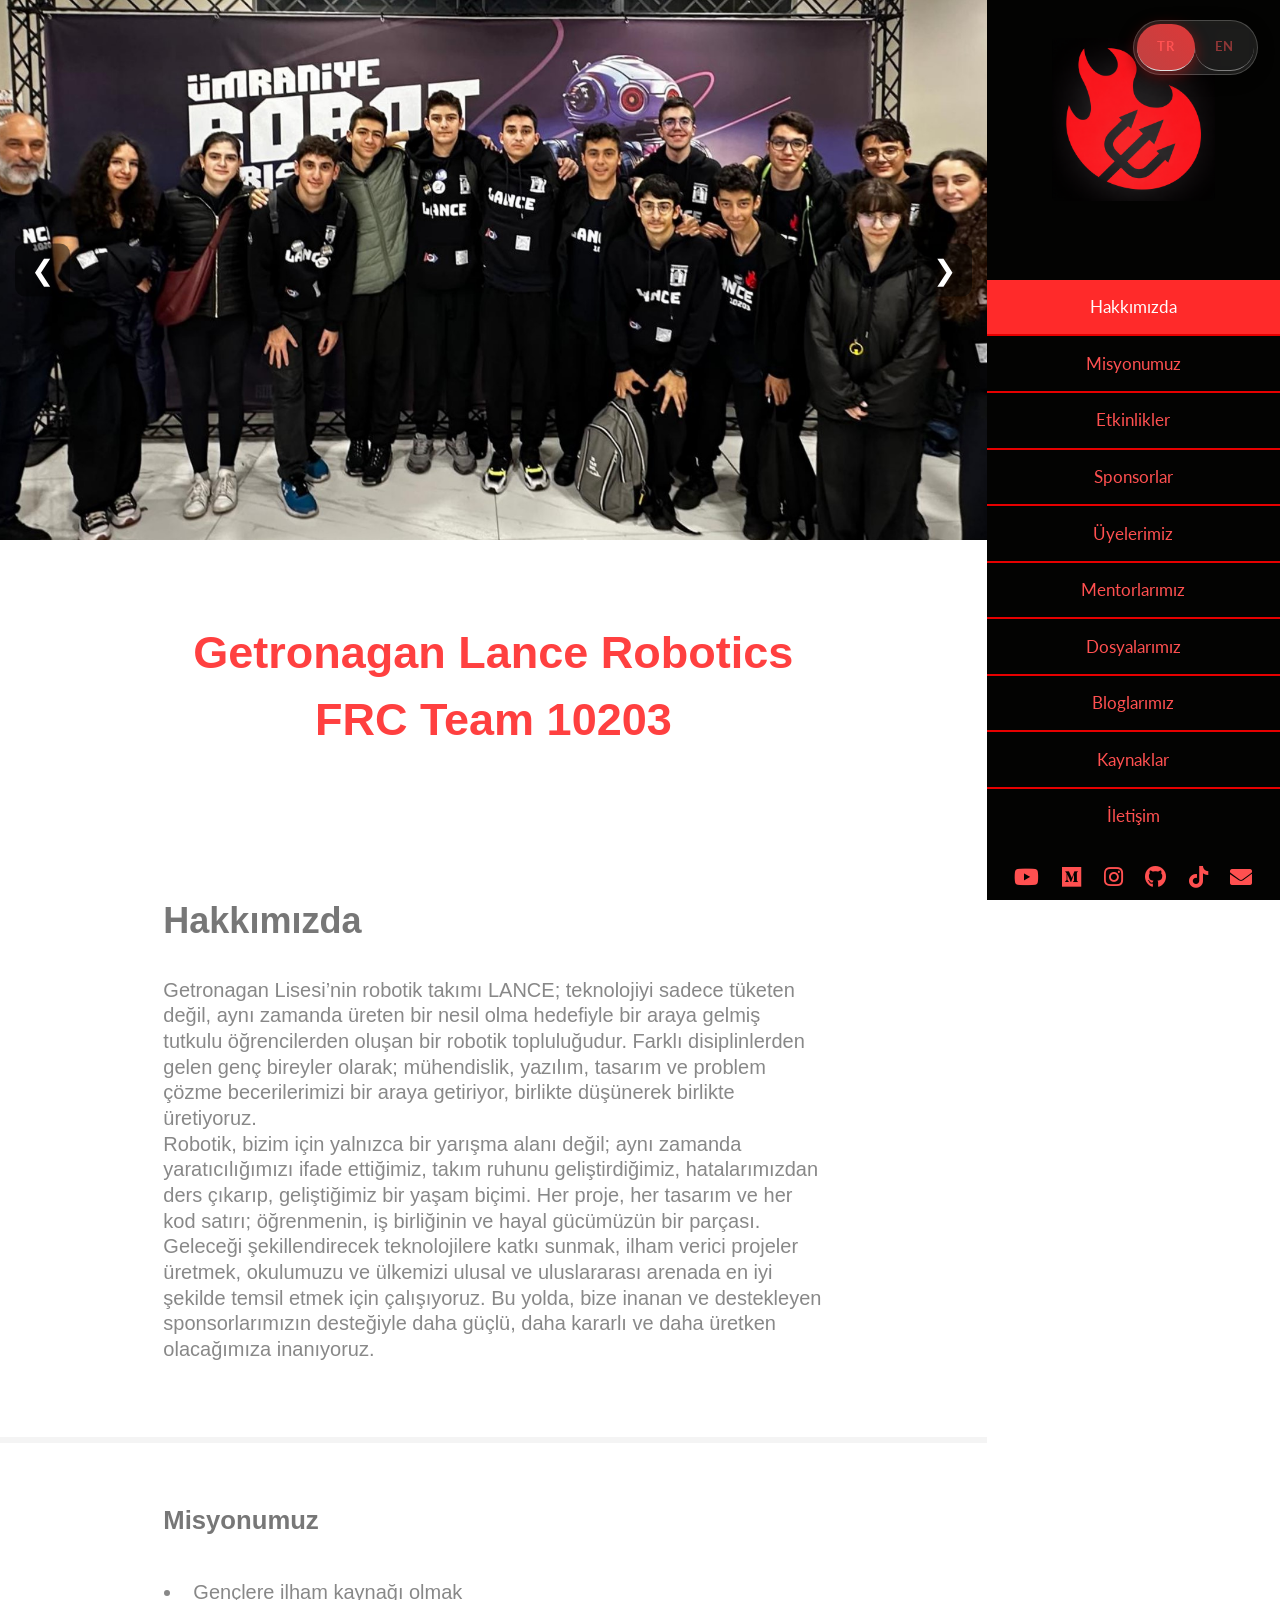
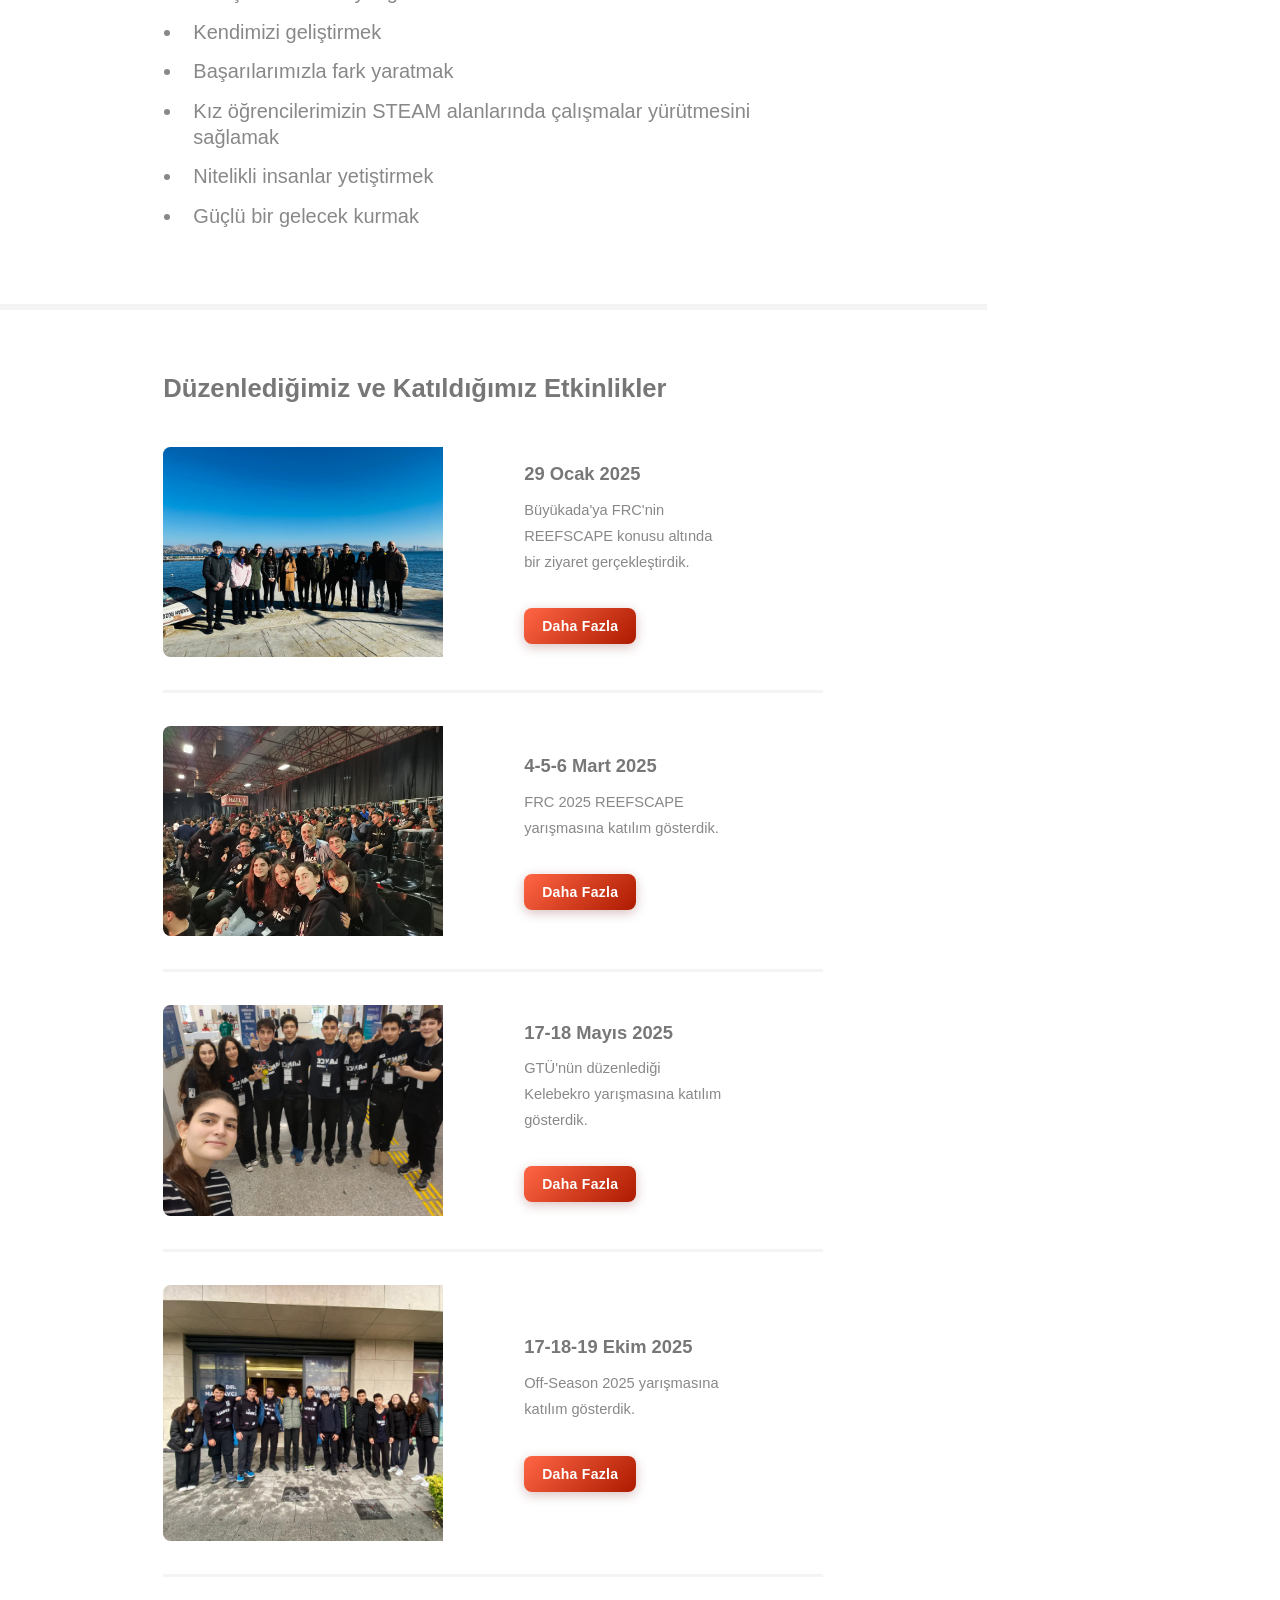
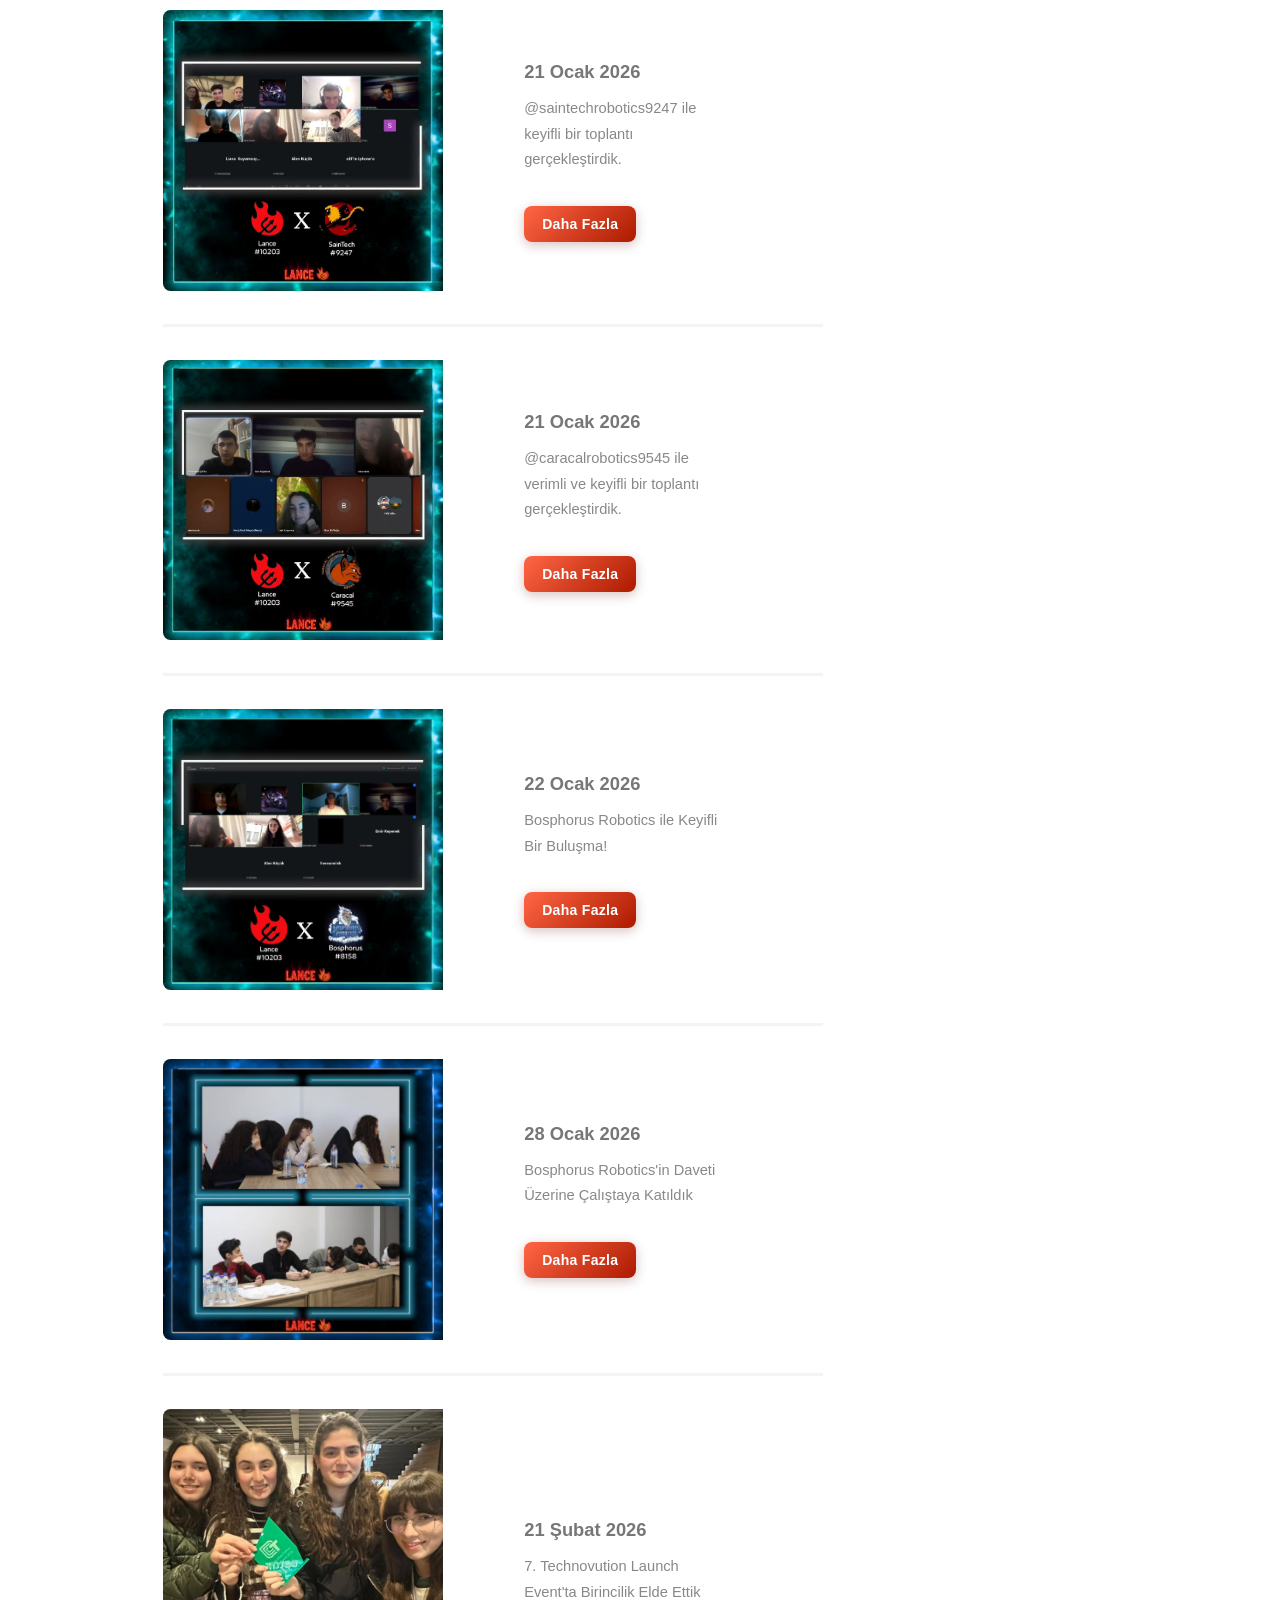
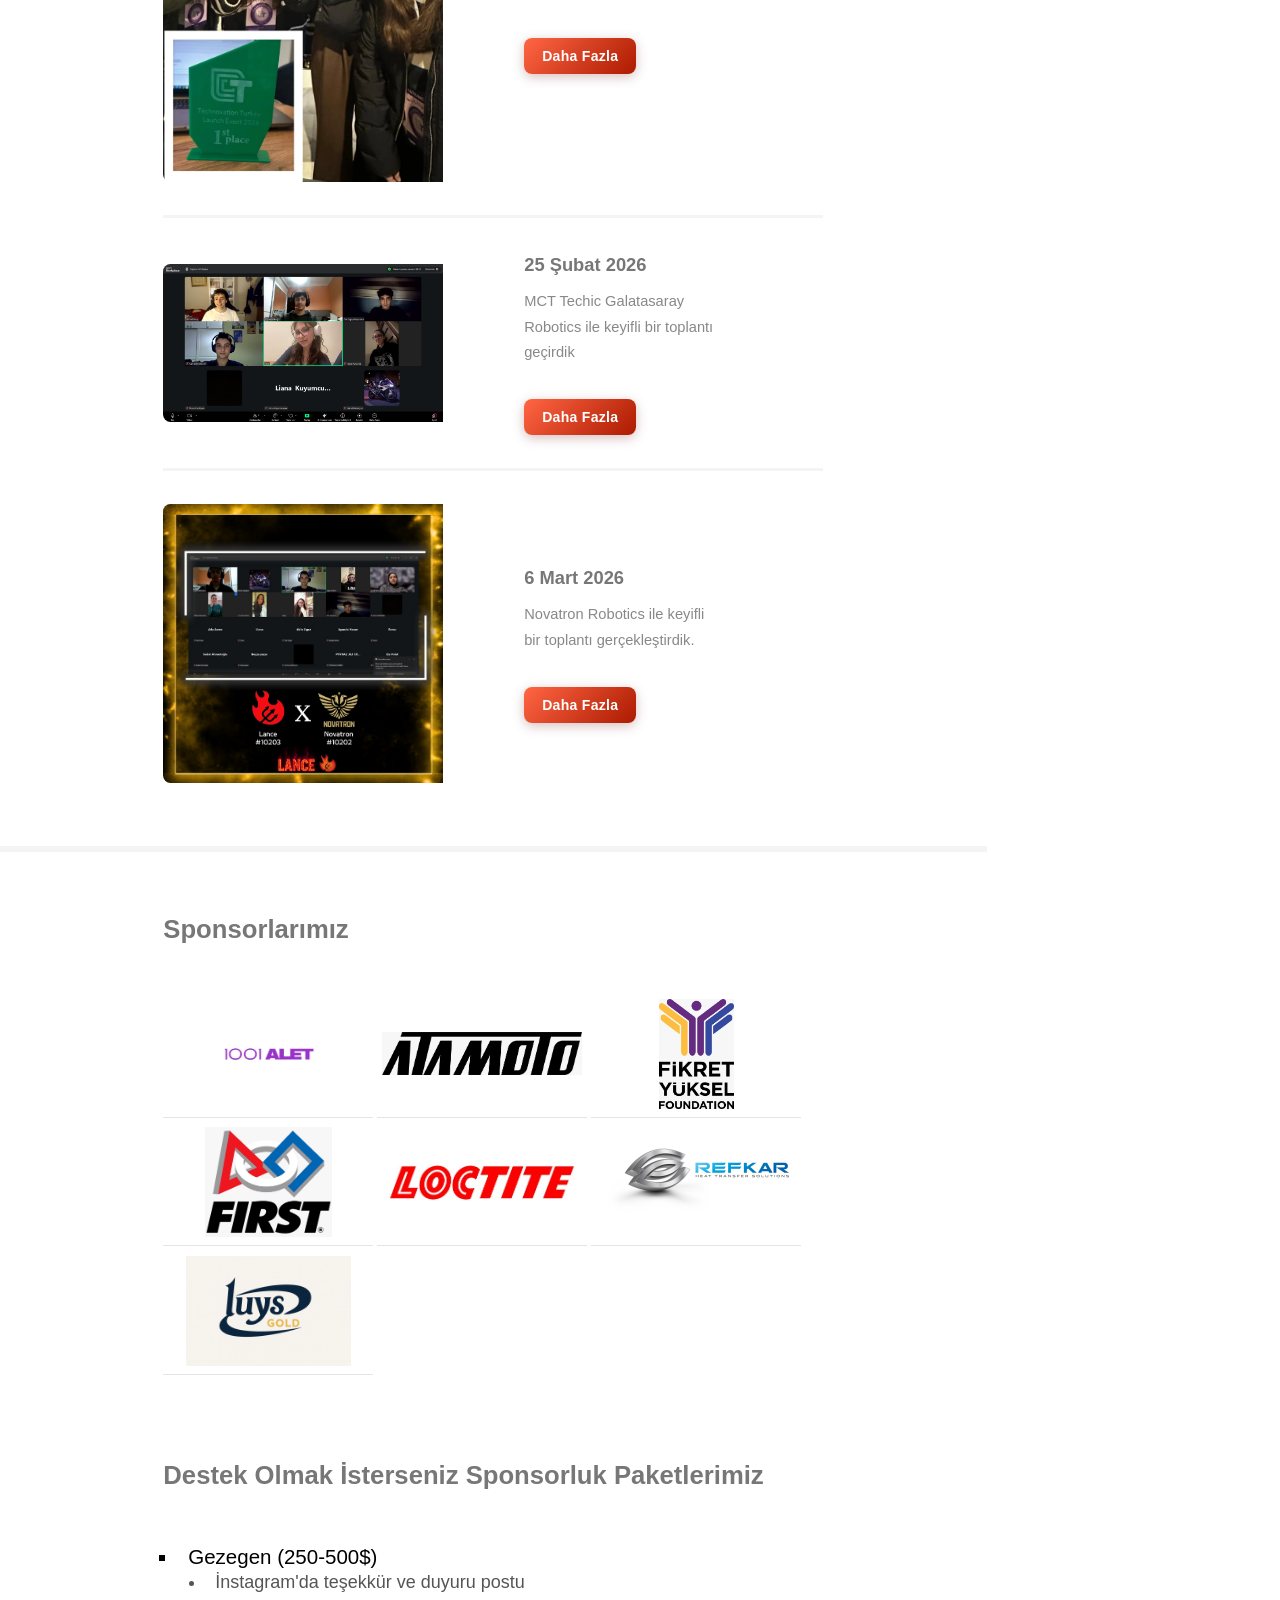
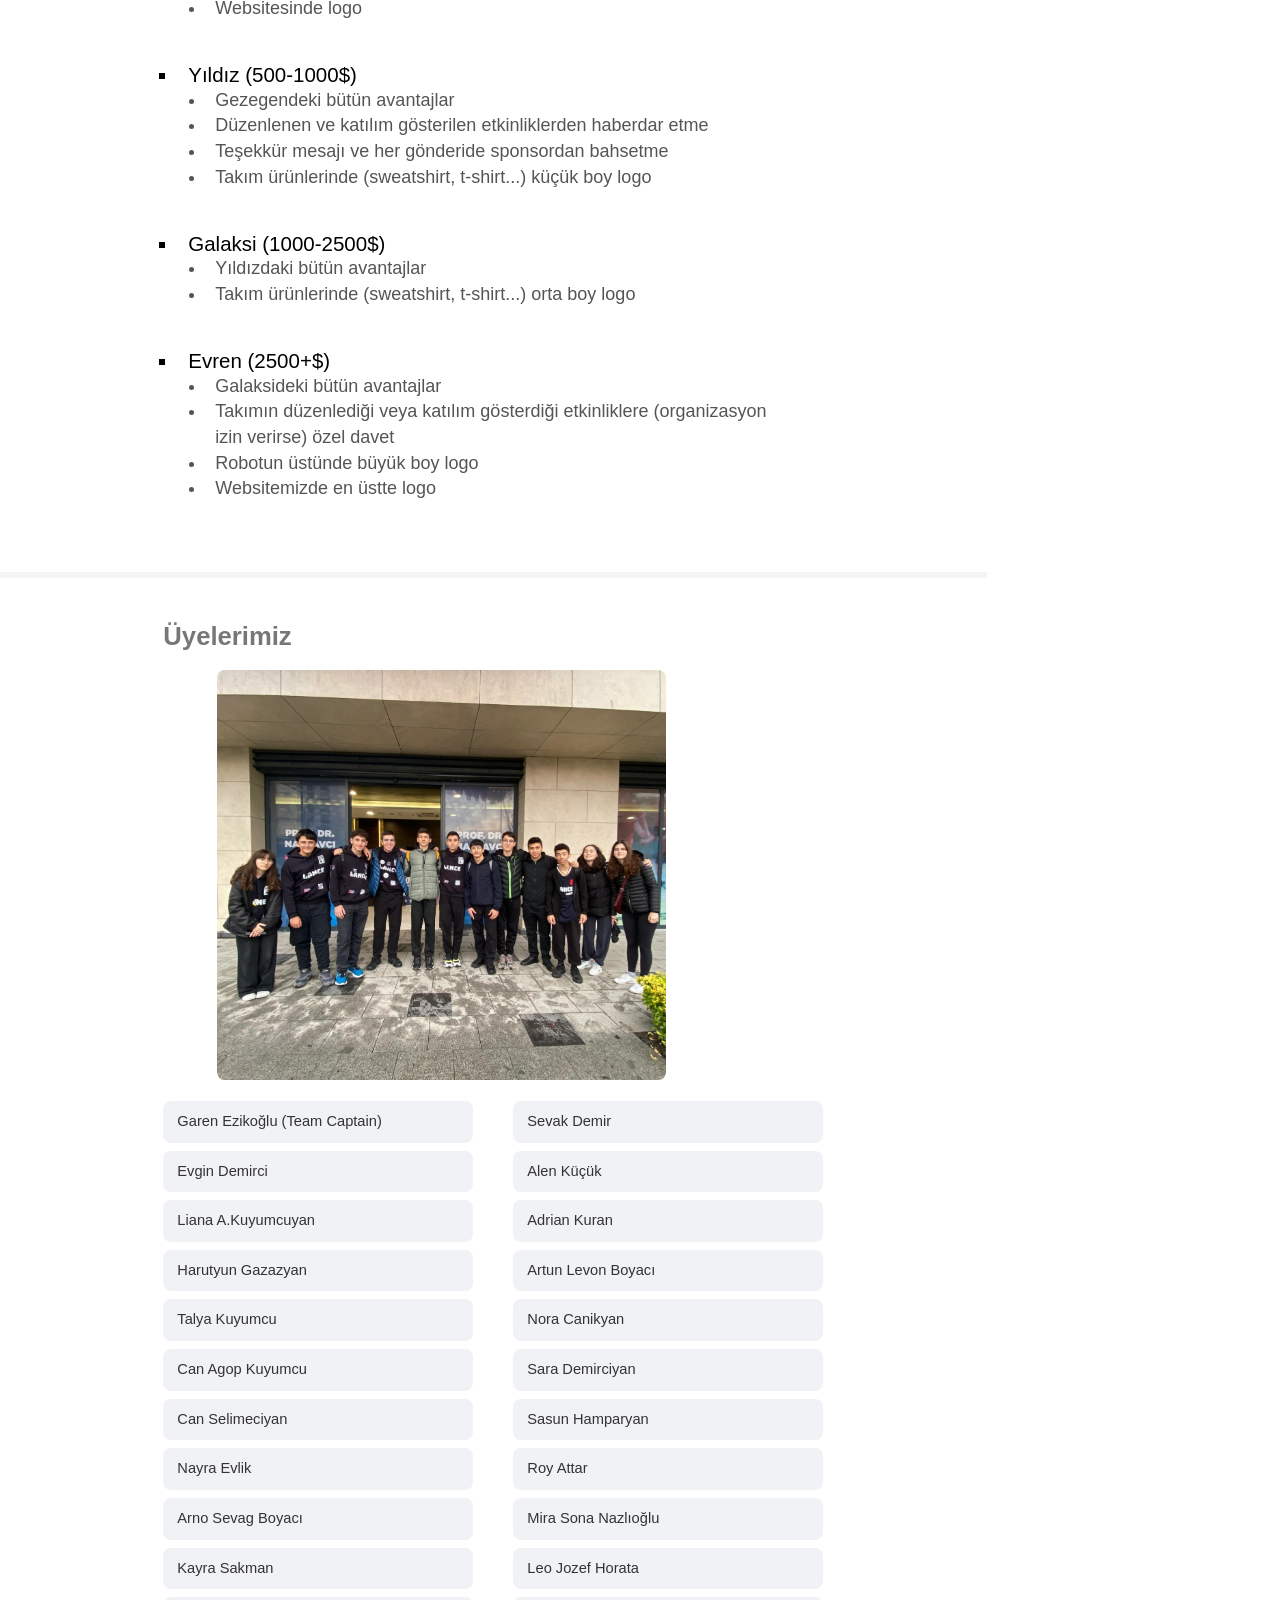
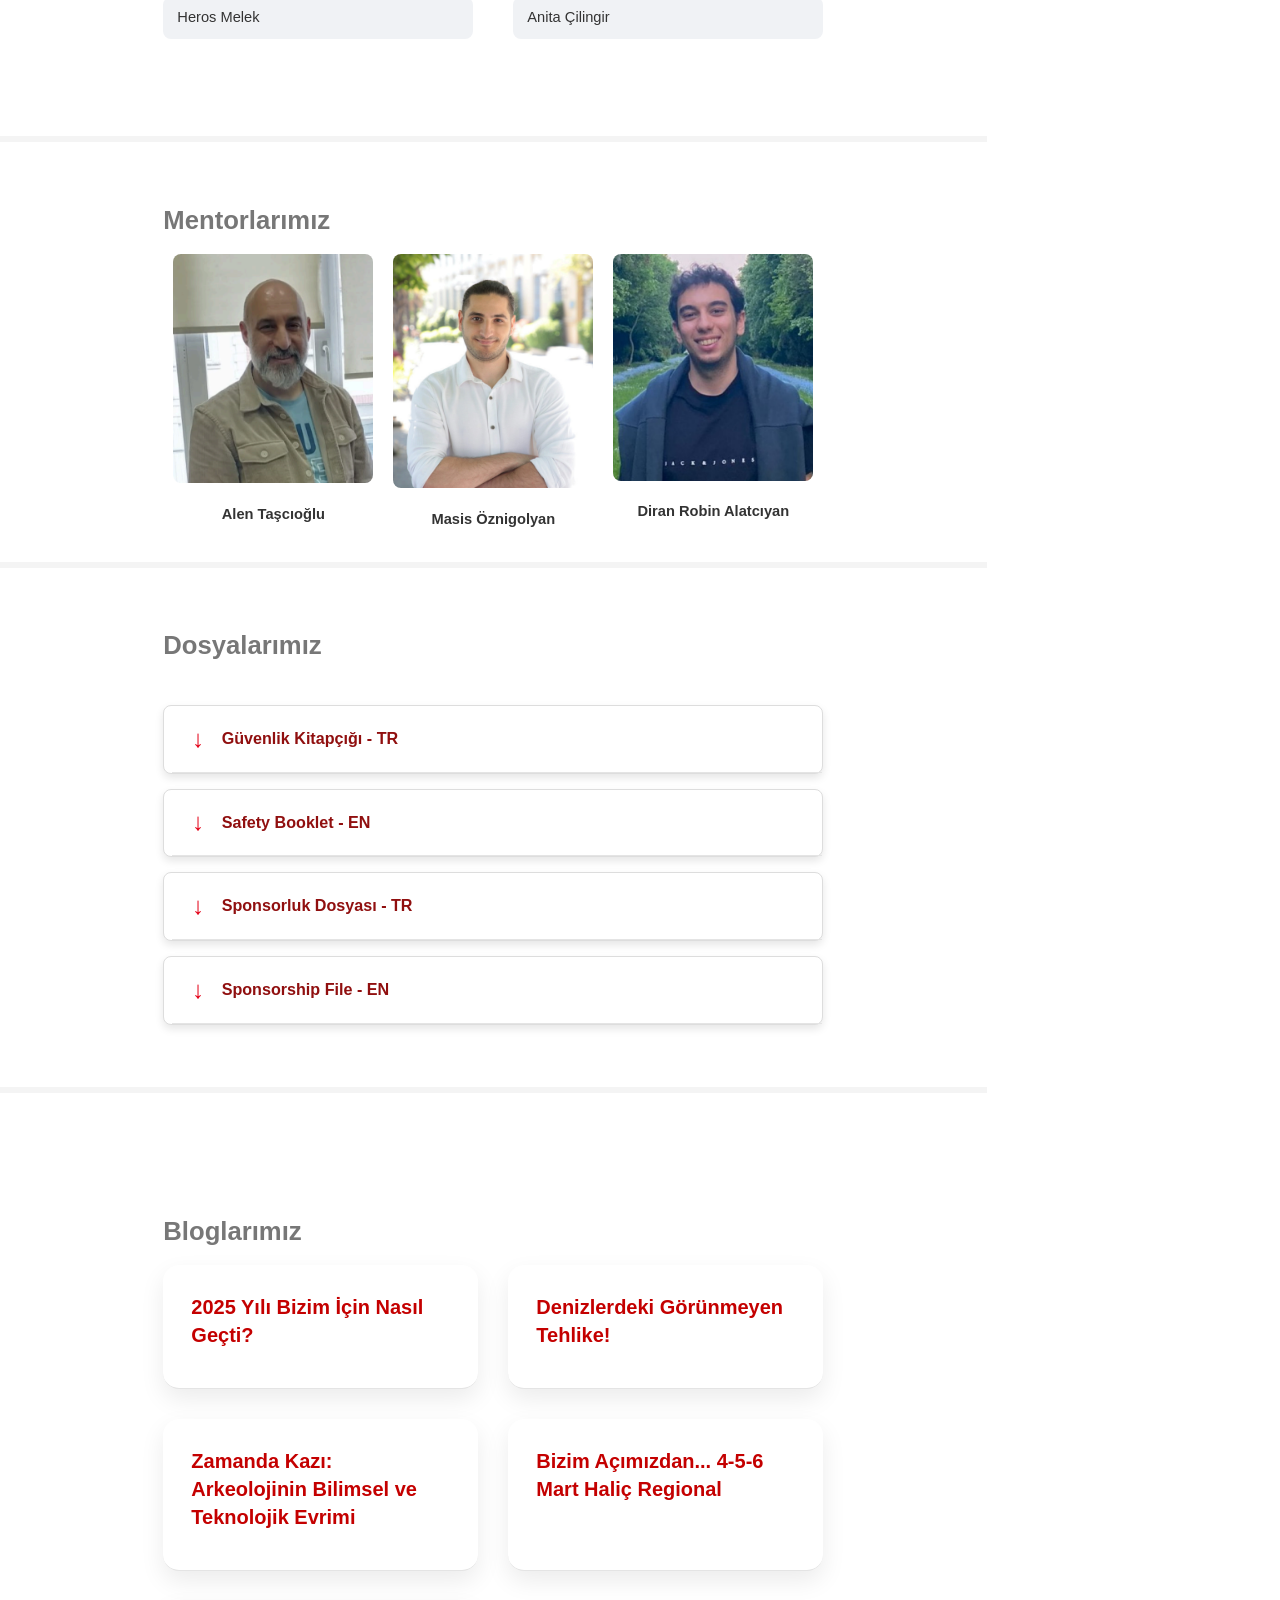
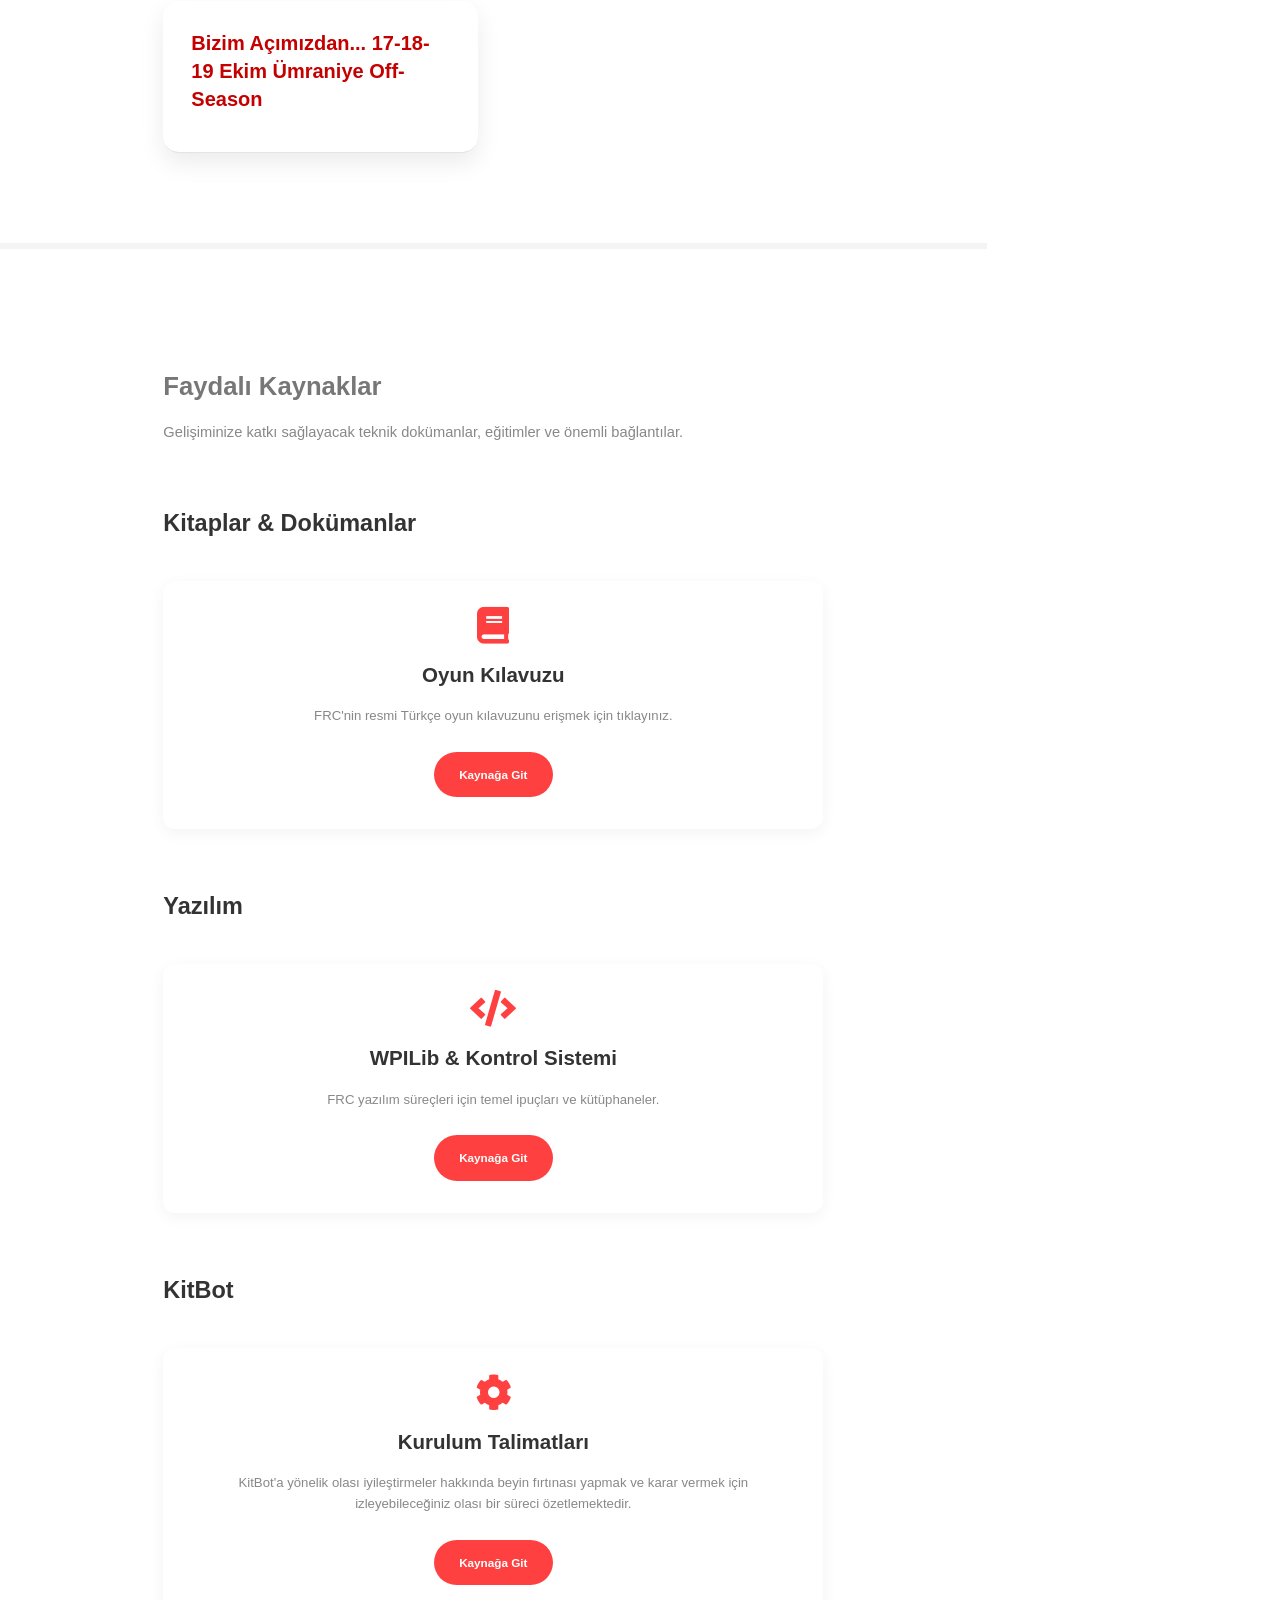
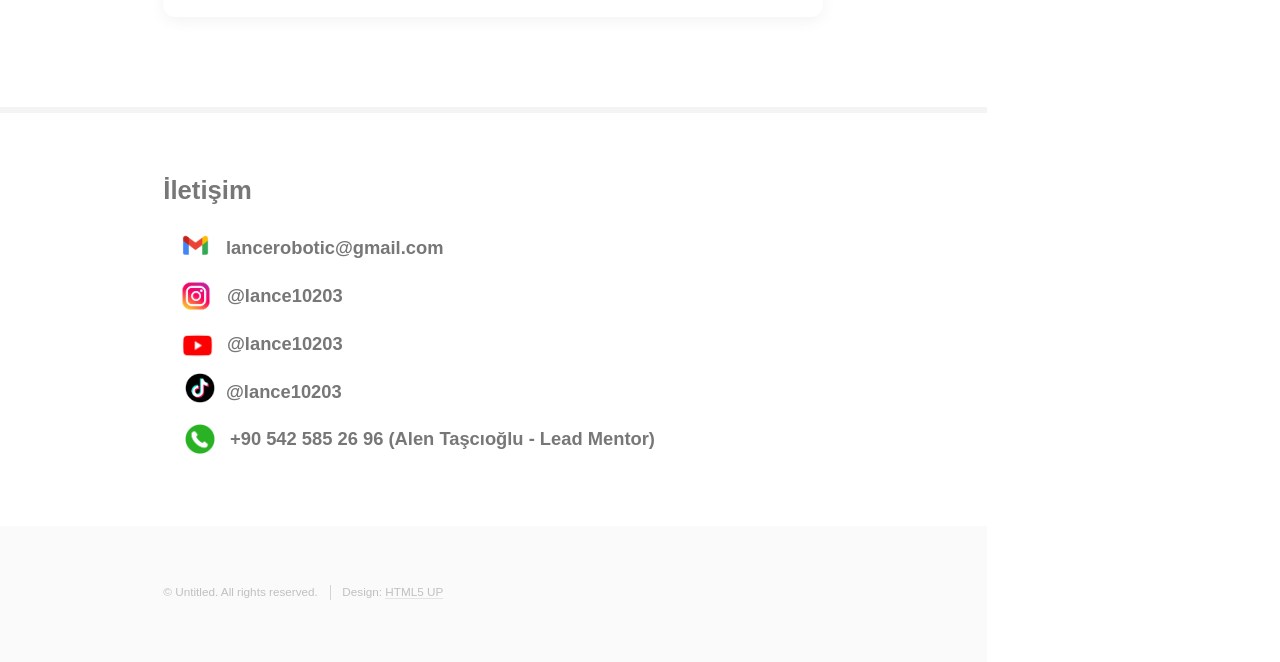
<file: index.html>
<!DOCTYPE HTML>
<!--
	Read Only by HTML5 UP
	html5up.net | @ajlkn
	Free for personal and commercial use under the CCA 3.0 license (html5up.net/license)
-->
<html lang="TR">
	<head>
		<title>FRC TEAM LANCE 10203</title>
		<meta charset="utf-8" />
		<meta name="viewport" content="width=device-width, initial-scale=1.0">
		<meta name="description" content="Getronagan Lisesi’nin robotik takımı LANCE; teknolojiyi sadece tüketen değil, aynı zamanda üreten bir nesil olma hedefiyle bir araya gelmiş tutkulu öğrencilerden oluşan bir robotik topluluğudur. Farklı disiplinlerden gelen genç bireyler olarak; mühendislik, yazılım, tasarım ve problem çözme becerilerimizi bir araya getiriyor, birlikte düşünerek birlikte üretiyoruz.">
		<meta name="keywords" content="FRC, frc, FRCTurkiye, frcturkiye, robotik, robotics, stem, STEM, lance, LANCE, 10203, lance10203, lance 10203, Lance 10203, Lance, LANCE10203, getronagan, GETRONAGAN, lise, teknoloji, technology, website, fikretyuksel, robotik takımı, robotics team, FIRST Robotic Competition, first, FIRST, engineering, mühendislik, yazılım, programming, programlama, mechanical, mekanik, electronical, elektronik, 3d design, 3D Design, pr, PR, STEAM, steam, robotics girls, girls power, girl power, girls in STEM, kadınlar STEM, education, coding, Team 10203, Getronagan Highschool, Getronagan High School, Getronagan Highschool Robotics">
		<link rel="stylesheet" href="assets/css/main.css" />
		<link rel="icon" type="image/png" href="images/lance_logo.jpg">
	</head>
	<body class="is-preload">

		<!-- Header -->
			<section id="header">
				<header>
					<span class="image avatar"><img src="images/lance-logo-dark-back.png" alt="" /></span>
				</header>
				<div class="language-switch">
  					<a href="index.html" class="lang-btn active">TR</a>
  					<a href="index-en.html" class="lang-btn">EN</a>
				</div>
				<nav id="nav" style="font-size: 17px;">
					<ul>
						<li class="buyuyen-yazi"><a href="#one">Hakkımızda</a></li>
						<li class="buyuyen-yazi"><a href="#two">Misyonumuz</a></li>
						<li class="buyuyen-yazi"><a href="#three">Etkinlikler</a></li>
						<!-- <li class="buyuyen-yazi"><a href="#four">Galeri</a></li> -->
						<li class="buyuyen-yazi"><a href="#four">Sponsorlar</a></li>
						<li class="buyuyen-yazi"><a href="#five">Üyelerimiz</a></li>
						<li class="buyuyen-yazi"><a href="#six">Mentorlarımız</a></li>					
						<li class="buyuyen-yazi"><a href="#seven">Dosyalarımız</a></li>
						<li class="buyuyen-yazi"><a href="#eight">Bloglarımız</a></li>
						<li class="buyuyen-yazi"><a href="#resources">Kaynaklar</a></li>
						<li class="buyuyen-yazi"><a href="#nine">İletişim</a></li>
					</ul>
				</nav>
				<footer> 	
					<ul class="icons" style="font-size: larger;">
						<li class="image-hover"><a href="https://www.youtube.com/@lance10203" class="icon brands fa-youtube" target="_blank"><span class="label" >YouTube</span></a></li>
						<li class="image-hover"><a href="https://medium.com/@lancerobotic" class="icon brands fa-medium" target="_blank"><span class="label">Medium</span></a></li>
						<li class="image-hover"><a href="https://www.instagram.com/lance10203/" target="_blank" class="icon brands fa-instagram"><span class="label">Instagram</span></a></li>
						<li class="image-hover"><a href="https://github.com/Lance10203" target="_blank" class="icon brands fa-github"><span class="label">Github</span></a></li>
						<li class="image-hover"><a href="https://www.tiktok.com/@lance10203" target="_blank" class="icon brands fa-tiktok" ><span class="label">TikTok</span></a></li>
						<li class="image-hover"><a href="https://mail.google.com/mail/u/0/?tab=rm&ogbl#inbox?compose=DmwnWsvCflqDPHhqcHRVrPMvpcbSDfBdqJQFVCRSdJxlNbVJxCsdJXcKzpGfRRnzGHVzWCRWwFjL" target="_blank" class="icon solid fa-envelope" ><span class="label">Email</span></a></li>
					</ul>
				</footer>
			</section>

		<!-- Wrapper -->
			<div id="wrapper">
				<!-- Main -->
					<div id="main">

						<!-- One -->
							<section id="one">
								<!--<div class="image main" data-position="center" style="bottom: 3.925px;">
									<img src="images/2025_off_season_3.jpg" style="margin-bottom: 0px;" height="50px" alt=""/>
								</div> -->
								<div class="carousel">
  									<div class="carousel-track">
    									<img src="images/2025_off_season_3.jpg" alt="">
    									<img src="images/2025_off_season.jpg" alt="">
    									<img src="images/2025_frc_1.jpg" alt="">
  									</div>

  									<button class="carousel-btn prev">&#10094;</button>
  									<button class="carousel-btn next">&#10095;</button>
								</div>

								<div class="container">
									<header class="major">
										<div class="title-wrapper">
    										<h1 class="real-title">Getronagan Lance Robotics</h1>
    										<h1 class="subtitle">FRC Team 10203</h1>
										</div>
										<h3 id = "hakkimizda" style="color: #777; margin-top: 120px;">Hakkımızda</h3>
									</header>
									<p id = "hakkimizda-metin">Getronagan Lisesi’nin robotik takımı LANCE; teknolojiyi sadece tüketen değil, aynı zamanda üreten bir nesil olma hedefiyle bir araya gelmiş tutkulu öğrencilerden oluşan bir robotik topluluğudur. Farklı disiplinlerden gelen genç bireyler olarak; mühendislik, yazılım, tasarım ve problem çözme becerilerimizi bir araya getiriyor, birlikte düşünerek birlikte üretiyoruz.
										<br>Robotik, bizim için yalnızca bir yarışma alanı değil; aynı zamanda yaratıcılığımızı
										ifade ettiğimiz, takım ruhunu geliştirdiğimiz, hatalarımızdan ders çıkarıp, geliştiğimiz bir
										yaşam biçimi. Her proje, her tasarım ve her kod satırı; öğrenmenin, iş birliğinin ve hayal
										gücümüzün bir parçası.

										<br>Geleceği şekillendirecek teknolojilere katkı sunmak, ilham verici projeler üretmek,
										okulumuzu  ve ülkemizi ulusal ve uluslararası arenada en iyi şekilde temsil etmek için
										çalışıyoruz. Bu yolda, bize inanan ve destekleyen sponsorlarımızın desteğiyle daha güçlü,
										daha kararlı ve daha üretken olacağımıza inanıyoruz.
									</p>
								</div>
							</section>

						<!-- Two -->
							<section id="two">
								<div class="container">
									<h3>Misyonumuz</h3>
									<br>
									<ul style="font-size: 20px;">
										<li class = "misyon">Gençlere ilham kaynağı olmak</li>
										<li class = "misyon">Kendimizi geliştirmek</li>
										<li class = "misyon">Başarılarımızla fark yaratmak</li>
										<li class = "misyon">Kız öğrencilerimizin STEAM alanlarında çalışmalar yürütmesini sağlamak</li>
										<li class = "misyon">Nitelikli insanlar yetiştirmek</li>
										<li class = "misyon">Güçlü bir gelecek kurmak</li>
									</ul>
								</div>
							</section>

						<!-- Three -->
							<section id="three">
								<div class="container">
									<h3>Düzenlediğimiz ve Katıldığımız Etkinlikler</h3>
									<br>
									<div class="features">
										<article>
											<img class="image image-hover zoomable image-etkinliks" src="images/2025_büyükada.jpg" alt="" />
											<div class="inner">
												<h4>29 Ocak 2025 </h4>
												<p class="summary">Büyükada'ya FRC'nin REEFSCAPE konusu altında bir ziyaret gerçekleştirdik.</p>       										
        										<div class="more-text" style="display: none;">
            										<p>
														Takımımız Lance olarak, FRC’nin REEFSCAPE teması kapsamında Büyükada’ya
														anlamlı bir ziyaret gerçekleştirdik. Bu ziyaret, hem proje vizyonumuzu
														geliştirmemize hem de doğa ve sürdürülebilirlik konularındaki
														farkındalığımızı artırmamıza önemli katkılar sağladı. Ada ekosistemini
														yerinde inceleyerek, projemizin çevresel boyutuna dair yeni bakış açıları
														kazandık ve çalışmalarımıza ilham verecek değerli deneyimler edindik.
            										</p>
        										</div>
												<button class="more-btn">Daha Fazla</button>
											</div>
										</article>
										<article>
											<img class="image image-hover zoomable image-etkinliks" src="images/2025_frc_1.jpg" alt=""/>
											<div class="inner">
												<h4>4-5-6 Mart 2025</h4>
												<p class="summary">FRC 2025 REEFSCAPE yarışmasına katılım gösterdik.</p>
												<div class="more-text" style="display: none;">
            										<p>
														Lance, FRC 2025 REEFSCAPE yarışmasına katılım gösterdik. Bu süreç, hem
														mühendislik becerilerimizi geliştirmemize hem de takım içi işbirliğimizi
														güçlendirmemize olanak sağladı. REEFSCAPE temasının sunduğu çevresel ve
														teknolojik gereksinimler doğrultusunda yenilikçi çözümler üretmek için
														yoğun bir çalışma dönemi geçirdik. Yarışma, bize hem teknik anlamda ilerleme
														hem de toplumsal farkındalık açısından değerli deneyimler kazandırdı.
            										</p>
												</div>
												<button class="more-btn">Daha Fazla</button>
											</div>
										</article>
										<article>
											<img class="image image-hover zoomable image-etkinliks" src="images/2025_kelebekro.jpg" alt="" />
											<div class="inner">
												<h4>17-18 Mayıs 2025</h4>
												<p class="summary">GTÜ'nün düzenlediği Kelebekro yarışmasına katılım gösterdik.</p>
												<div class="more-text" style="display: none;">
            										<p>
														LANCE #10203 olarak bu yıl 17-18 Mayıs tarihleri arasında Gebze Teknik
														Üniversitesi’nin düzenlediği VI. Uluslararası Kelebek Robot
														Olimpiyatları’nda yer alarak yolculuğumuza yeni bir sayfa ekledik.
														Her yarışma, bize sadece robotik ve kodlama değil; takım ruhu, dayanışma ve
														hayallerin gücü hakkında da çok şey kattı. Bizim için bu daha başlangıç… 
														Daha öğrenecek, paylaşacak ve üretecek çok şey var!
            										</p>
												</div>
												<button class="more-btn">Daha Fazla</button>
											</div>
										</article>
										<article>
											<img class="image image-hover zoomable image-etkinliks" src="images/2025_off_season.jpg" alt="" />
											<div class="inner">
												<h4>17-18-19 Ekim 2025</h4>
												<p class="summary">Off-Season 2025 yarışmasına katılım gösterdik.</p>
												<div class="more-text" style="display: none;">
            										<p>
														Okulumuz robotik takımı LANCE, 17-19 Ekim tarihleri arasında düzenlenen Ümraniye FRC
														Off-Season Robot Yarışlarında yer aldı. Başarılı bir yarışma geçiren takımımız,
														gösterdiği takım ruhu, azim ve adil oyun ile dikkatleri üzerine çekti. Takımımız,
														sıralama maçlarında üstün bir başarı göstermiş, oynadığı 12 maçın 10’nunu kazanarak
														klasmanını 24 takım arasından 2. olarak tamamlamıştır. Final serisinde takımımız 3. maç
														sonunda turnuvaya veda etmiştir. Pek çok yeni deneyim edinen ekibimizi gösterdikleri
														başarıdan dolayı kutluyoruz.
            										</p>
												</div>
												<button class="more-btn">Daha Fazla</button>
											</div>
										</article>

										<article>
											<img class="image image-hover zoomable image-etkinliks" src="images/toplantilar/saintech.png" alt="" />
											<div class="inner">
												<h4>21 Ocak 2026</h4>
												<p class="summary">@saintechrobotics9247 ile keyifli bir toplantı gerçekleştirdik.</p>
												<div class="more-text" style="display: none;">
            										<p>
														Birlikte fikir alışverişinde bulunmak, deneyimlerimizi paylaşmak ve birbirimize farklı bakış açılarından bakabilmek bizim için çok değerliydi.
														Katılan herkese teşekkür ederiz.
            										</p>
												</div>
												<button class="more-btn">Daha Fazla</button>
											</div>
										</article>

										<article>
											<img class="image image-hover zoomable image-etkinliks" src="images/toplantilar/caracal.png" alt="" />
											<div class="inner">
												<h4>21 Ocak 2026</h4>
												<p class="summary">@caracalrobotics9545 ile verimli ve keyifli bir toplantı gerçekleştirdik.</p>
												<div class="more-text" style="display: none;">
            										<p>
														Bu toplantıda deneyimlerimizden bahsettik, karşılıklı fikir alışverişi yaptık ve yeni sezonun değerlendirmesini yaptık.
            										</p>
												</div>
												<button class="more-btn">Daha Fazla</button>
											</div>
										</article>

										<article>
											<img class="image image-hover zoomable image-etkinliks" src="images/toplantilar/bosphorus.png" alt="" />
											<div class="inner">
												<h4>22 Ocak 2026</h4>
												<p class="summary">Bosphorus Robotics ile Keyifli Bir Buluşma!</p>
												<div class="more-text" style="display: none;">
            										<p>
													 	Toplantıda projelerimizi paylaşıp ve mekanik tasarım gibi pek çok alanda fikir alışverişinde bulunduk.

														Hem öğretici hem de çok eğlenceli geçen bu buluşma, bizler için oldukça ilham vericiydi. Böyle verimli ve samimi paylaşımlar yapabildiğimiz için çok mutluyuz.

														Bosphorus Robotics ekibine bu güzel sohbet ve katkıları için teşekkür ederiz. Yeni buluşmalarda görüşmek üzere! 	
            										</p>
												</div>
												<button class="more-btn">Daha Fazla</button>
											</div>
										</article>

										<article>
											<img class="image image-hover zoomable image-etkinliks" src="images/toplantilar/bosphorus-event.png" alt="" />
											<div class="inner">
												<h4>28 Ocak 2026</h4>
												<p class="summary">Bosphorus Robotics'in Daveti Üzerine Çalıştaya Katıldık</p>
												<div class="more-text" style="display: none;">
            										<p>
														Bu çalıştayın bizde bıraktığı etki gerçekten çok özel. Çalıştayda karşılaştığımız samimi ve sıcak ortam sayesinde zamanın nasıl geçtiğini anlamadık.✨
														Komitelerde gerçekleştirdiğimiz verimli fikir alışverişleri, molalarda yaptığımız yarışmalar ve birlikte oynadığımız oyunlar sayesinde hem öğretici hem de oldukça keyifli bir gün geçirdik.

														Bu güzel organizasyonda emeği geçen başta Bosphorus takımı olmak üzere herkese içten teşekkürlerimizi sunarız.
            										</p>
												</div>
												<button class="more-btn">Daha Fazla</button>
											</div>
										</article>

										<article>
											<img class="image image-hover zoomable image-etkinliks" src="images/technovuiton.webp" alt="" />
											<div class="inner">
												<h4>21 Şubat 2026</h4>
												<p class="summary">7. Technovution Launch Event'ta Birincilik Elde Ettik</p>
												<div class="more-text" style="display: none;">
            										<p>
														Kız öğrencileri girişimcilik ve STEM alanlarında güçlendirmeyi amaçlayan uluslararası organizasyon 7. Technovation Launch Event, 21 Şubat’ta Hisar Okulları ev sahipliğinde SabancıDx Dijital Kampüs’te gerçekleşti.
Takımımız, 12. Sürdürülebilir Kalkınma Hedefi: Sorumlu Üretim ve Tüketimde geliştirdikleri “Şeffaf Üretkenlik” fikri ve uygulaması ile birincilik ödülünü kazandı.
Technovation Girls Challenge her yıl dünyanın dört bir yanından kız öğrencileri bir araya getirerek, çevrelerinde gözlemledikleri bir soruna çözüm üretmelerini teşvik ediyor. Katılımcılar, Birleşmiş Milletler tarafından belirlenen 17 Sürdürülebilir Kalkınma Hedefi doğrultusunda bir mobil uygulama veya yapay zeka modeli geliştiriyor.
Ekibimiz, üretim süreçlerinde şeffaflık, sürdürülebilirlik ve bilinçli tüketim konularına teknoloji temelli bir çözüm sunarak toplumsal farkındalık ve dijital inovasyon açısından güçlü bir model ortaya koydu.            										
													</p>
												</div>
												<button class="more-btn">Daha Fazla</button>
											</div>
										</article>

										<article>
											<img class="image image-hover zoomable image-etkinliks" src="images/toplantilar/galatasaray.png" alt="" />
											<div class="inner">
												<h4>25 Şubat 2026</h4>
												<p class="summary">MCT Techic Galatasaray Robotics ile keyifli bir toplantı geçirdik</p>
												<div class="more-text" style="display: none;">
            										<p>
														Bu toplantıda birbirimize projelerimizden bahsettik, deneyimlerimizi paylaştık ve yeni sezonun değerlendirmesini yaptık. Hem öğretici hem de çok eğlenceli geçen bu buluşma, bizler için oldukça ilham vericiydi. 
														Böyle verimli ve samimi paylaşımlar yapabildiğimiz için çok mutluyuz.       										
													</p>
												</div>
												<button class="more-btn">Daha Fazla</button>
											</div>
										</article>

										<article>
											<img class="image image-hover zoomable image-etkinliks" src="images/toplantilar/NOVATRON-LANCE.png" alt="" />
											<div class="inner">
												<h4>6 Mart 2026</h4>
												<p class="summary">Novatron Robotics ile keyifli bir toplantı gerçekleştirdik.</p>
												<div class="more-text" style="display: none;">
            										<p>
 														Bu toplantıda yarışma deneyimlerimizden ve FRC'den bahsettik. Birçok konuda fikir alışverişi yaptık.🔥💪 

														Katılan herkese teşekkür ederiz.

													</p>
												</div>
												<button class="more-btn">Daha Fazla</button>
											</div>
										</article>

										<!--
										<article>
											<div>
												<img class="image image-hover" id="img" src="images/2025_off_season.jpg">
												<script>
													const img = document.getElementById("img");
													let isBig = false;
													img.onclick = function() {
														if (!isBig) {
															img.width = 500;
															img.height = 750;
															isBig = true;
														}
														
														else {
															img.height = 200;
															img.width = 300;
															isBig = false;
														}
													};
												</script>
											</div>
										</article>
										-->
										<div class="popup-overlay">
											<img class="popup-image" alt="">
										</div>														
									</div> 
								</div>
							</section>

						<!-- Three -->
						<!--
							<section id="three">
								<div class="container">
									<h3>Galeri</h3>
									<h4>FRC 2025</h4>
									<a href="galery.html"><p>a</p></a>
								</div>
							</section>
						-->

						<!-- Four -->
							<section id="four">
								<div class="container">
									<h3 style="margin-bottom: 45px;">Sponsorlarımız</h3>
									<div class="sponsor-images">
										<a href="https://www.1001alet.com/" target="_blank"><img  class="image-hover" src="images/Sponsors/1001alet.jpg" alt=""></a>
										<a href="http://www.atamoto.com/atamoto/Atamoto.html" target="_blank"><img class="image-hover" src="images/Sponsors/atamoto.jpg" alt=""></a>
										<a href="https://www.fikretyukselfoundation.org/" target="_blank"><img class="image-hover" src="images/Sponsors/fikret_yuksel.jpg" alt=""></a>
										<a href="https://www.firstinspires.org/" target="_blank"><img class="image-hover" src="images/Sponsors/first.jpg" alt=""></a>
										<a href="https://www.loctitex.com/" target="_blank"><img class="image-hover" src="images/Sponsors/loctite.jpg" alt=""></a>
										<a href="https://refkar.com/en/" target="_blank"><img class="image-hover" src="images/Sponsors/refkar.jpg" alt=""></a>
										<a href="https://www.instagram.com/luysjewellery/" target="_blank"><img class="image-hover" src="images/Sponsors/luys_gold.jpeg" alt=""></a>
									</div>
									<br>
									<br>
									<h3 style="margin-bottom: 50px; margin-top: 25px">Destek Olmak İsterseniz Sponsorluk Paketlerimiz</h3>
									<ul id = "sponsor-list">
										<li class="sponsor">Gezegen (250-500$)
											<ul class="madde">
												<li>İnstagram'da teşekkür ve duyuru postu</li>
												<li>Websitesinde logo</li>
											</ul>
										</li>
										<li class="sponsor">Yıldız (500-1000$)
											<ul class="madde">
												<li>Gezegendeki bütün avantajlar</li>
												<li>Düzenlenen ve katılım gösterilen etkinliklerden haberdar etme</li>
												<li>Teşekkür mesajı ve her gönderide sponsordan bahsetme</li>
												<li>Takım ürünlerinde (sweatshirt, t-shirt...) küçük boy logo</li>
											</ul>
										</li>
										<li class="sponsor">Galaksi (1000-2500$)
											<ul class="madde">
												<li>Yıldızdaki bütün avantajlar</li>
												<li>Takım ürünlerinde (sweatshirt, t-shirt...) orta boy logo</li>
											</ul>
										</li>
										<li class="sponsor">Evren (2500+$)
											<ul class="madde">
												<li>Galaksideki bütün avantajlar</li>
												<li>Takımın düzenlediği veya katılım gösterdiği etkinliklere (organizasyon izin verirse) özel davet</li>
												<li>Robotun üstünde büyük boy logo</li>
												<li>Websitemizde en üstte logo</li>
											</ul>
										</li>
									</ul>
								</div>
							</section>

							<!-- Five -->
							<section id="five">
  								<div class="container members-section">
    								<h3 style="margin-top: -80px;">Üyelerimiz</h3>
      									<img src="images/2025_off_season.jpg" alt="FRC Team" class="image image-hover" style="margin-bottom: 12.5px; margin-left: 54px; width: 68%; height:60%;">
      									<ul class="names">
	        								<li>Garen Ezikoğlu (Team Captain)</li>
        									<li>Evgin Demirci</li>
        									<li>Liana A.Kuyumcuyan</li>
	        								<li>Harutyun Gazazyan</li>
        									<li>Talya Kuyumcu</li>
        									<li>Can Agop Kuyumcu</li>
        									<li>Can Selimeciyan</li>
											<li>Nayra Evlik</li>
								        	<li>Arno Sevag Boyacı</li>
	        								<li>Kayra Sakman</li>
        									<li>Heros Melek</li>
        									<li>Sevak Demir</li>
        									<li>Alen Küçük</li>
        									<li>Adrian Kuran</li>
        									<li>Artun Levon Boyacı</li>
								        	<li>Nora Canikyan</li>
        									<li>Sara Demirciyan</li>
        									<li>Sasun Hamparyan</li>
											<li>Roy Attar</li>
											<li>Mira Sona Nazlıoğlu</li>
        									<li>Leo Jozef Horata</li>
											<li>Anita Çilingir</li>
      									</ul>
    								</div>
							</section>
							<section id="six">
    							<div class="container members-section">
        							<h3>Mentorlarımız</h3>
        
        							<div class="mentors-wrapper">
            							<div class="mentor-item">
                							<img class="image-hover" src="images/Mentorlarımız/baron-alen.jpg.png" alt="Alen Taşcıoğlu">
                							<p>Alen Taşcıoğlu</p>
            							</div>

            							<div class="mentor-item">
                							<img class="image-hover" src="images/Mentorlarımız/masis.jpg.png" alt="Masis Öznigolyan">
                							<p>Masis Öznigolyan</p>
            							</div>

         								<div class="mentor-item">
                							<img class="image-hover" src="images/Mentorlarımız/robin.jpg.png" alt="Diran Robin Alatcıyan">
                							<p>Diran Robin Alatcıyan</p>
            							</div>
        							</div>
    							</div>
							</section>
				

							<section id="seven">
								<div class="container">
									<h3>Dosyalarımız</h3>
									<ul>
										<li><a href="pdf-files/Lance 10203 Güvenlik Kitapçığı-turkish .pdf" download="">Güvenlik Kitapçığı - TR</a></li>
										<li><a href="pdf-files/Lance 10203 Safety Booklet-english.pdf" download="">Safety Booklet - EN</a></li>

										<li><a href="pdf-files/LANCE 10203 Sponsorluk Dosyası.pdf" download="">Sponsorluk Dosyası - TR</a></li>
										<li><a href="pdf-files/LANCE 10203 Sponsorship File.pdf" download="">Sponsorship File - EN</a></li>
									</ul>
								</div>
							</section>
							<section id="eight" class="blog-section">
  								<div class="container">
    								<h3>Bloglarımız</h3>

    								<div class="blog-cards">
      									<a href="https://medium.com/@lancerobotic/2025-y%C4%B1l%C4%B1-bizim-i%CC%87%C3%A7in-nas%C4%B1l-ge%C3%A7ti-a61ed80365dd" target="_blank"
         								class="blog-card">
        									<h4>2025 Yılı Bizim İçin Nasıl Geçti?</h4>
      									</a>

      									<a href="https://medium.com/@lancerobotic/denizlerdeki-g%C3%B6r%C3%BCnmeyen-tehlike-ec1a2ea60c04" target="_blank"
         								class="blog-card">
        									<h4>Denizlerdeki Görünmeyen Tehlike!</h4>
      									</a>

										<a href="https://medium.com/@lancerobotic/zamanda-kazı-arkeolojinin-bilimsel-ve-teknolojik-evrimi-68fca4c76c8a" target="_blank"
         								class="blog-card">
        									<h4>Zamanda Kazı: Arkeolojinin Bilimsel ve Teknolojik Evrimi</h4>
      									</a>

      									<a href="https://medium.com/@lancerobotic/bizim-açımızdan-09dd338d4fd3" target="_blank"
         								class="blog-card">
        									<h4>Bizim Açımızdan... 4-5-6 Mart Haliç Regional</h4>
      									</a>

      									<a href="https://medium.com/@lancerobotic/bizim-açımızdan-3d4318005d2a" target="_blank"
         								class="blog-card">
        									<h4>Bizim Açımızdan... 17-18-19 Ekim Ümraniye Off-Season</h4>
      									</a>

   								 	</div>
  								</div>

							</section>
							<section id="resources">
    <div class="container">
        <h3>Faydalı Kaynaklar</h3>
        <p>Gelişiminize katkı sağlayacak teknik dokümanlar, eğitimler ve önemli bağlantılar.</p>

        <!-- KİTAPLAR & DOKÜMANLAR -->
        <h4 class="resource-category">Kitaplar & Dokümanlar</h4>
        <div class="resource-cards">
            <div class="resource-card">
                <div class="resource-content">
                    <i class="icon solid fa-book"></i>
                    <h4>Oyun Kılavuzu</h4>
                    <p>FRC'nin resmi Türkçe oyun kılavuzunu erişmek için tıklayınız.</p>
                    <a href="https://firstfrc.blob.core.windows.net/frc2026/Manual/2026GameManual.pdf"
                       class="resource-link" target="_blank">Kaynağa Git</a>
                </div>
            </div>
        </div>

        <!-- YAZILIM -->
        <h4 class="resource-category">Yazılım</h4>
        <div class="resource-cards">
            <div class="resource-card">
                <div class="resource-content">
                    <i class="icon solid fa-code"></i>
                    <h4>WPILib & Kontrol Sistemi</h4>
                    <p>FRC yazılım süreçleri için temel ipuçları ve kütüphaneler.</p>
                    <a href="https://docs.wpilib.org/en/stable/docs/zero-to-robot/introduction.html"
                       class="resource-link" target="_blank">Kaynağa Git</a>
                </div>
            </div>
        </div>
       
        <h4 class="resource-category">KitBot</h4>
        <div class="resource-cards">
            <div class="resource-card">
                <div class="resource-content">
                    <i class="icon solid fa-cog"></i>
                    <h4>Kurulum Talimatları</h4>
                    <p>KitBot'a yönelik olası iyileştirmeler hakkında beyin fırtınası yapmak ve karar vermek için izleyebileceğiniz olası bir süreci özetlemektedir.</p>
                    <a href="https://www.firstinspires.org/resources/library/frc/kitbot" class="resource-link" target="_blank">Kaynağa Git</a>
                </div>
            </div>

        </div>


    </div>
							</section>
							<!-- Seven -->
							<section id = "nine">
								<div class = "container">
									<h3>İletişim</h3>
									<ul class="communication">
										<div style="display: flex; align-items: center;">
										<img src="images/gmail_logo.jpg" alt="Gmail" width="27" height="27" style="margin-right: 17px; margin-left: 4px; margin-bottom: 6px;">
										<h4 style="margin-top: 10px;">lancerobotic@gmail.com</h4>
										</div>

										<div style="display: flex; align-items: center;">
  										<img src="images/instagram_logo.jpg" alt="Instagram" width="36" height="36" style="margin-right: 13px;">
  										<h4 style="margin-top: 10px;">@lance10203</h4>
										</div>

										<div style="display: flex; align-items: center;">
  										<img src="images/youtube_logo.jpg" alt="Youtube" width="39" height="39" style="margin-right: 10px; margin-top: 3px;">
  										<h4 style="margin-top: 10px;">@lance10203</h4>
										</div>

										<div style="display: flex; align-items: center;">
										<img src="images/tik_tok_logo.jpg" alt="Tiktok" width="36" height="36" style="margin-right: 8px; margin-left: 4px; margin-bottom: 6px;">
										<h4 style="margin-top: 10px;">@lance10203</h4>
										</div>

										<div style="display: flex; align-items: center;">
										<img src="images/phone.jpg" alt="Tiktok" width="30" height="30" style="margin-right: 15px; margin-left: 7px; margin-bottom: 1px;">
										<h4 style="margin-top: 10px;">+90 542 585 26 96 (Alen Taşcıoğlu - Lead Mentor)</h4>
										</div>
									</ul>
								</div>
							</section>
							
						<!-- Five -->
						<!--
							<section id="five">
								<div class="container">
									<h3>Elements</h3>

									<section>
										<h4>Text</h4>
										<p>This is <b>bold</b> and this is <strong>strong</strong>. This is <i>italic</i> and this is <em>emphasized</em>.
										This is <sup>superscript</sup> text and this is <sub>subscript</sub> text.
										This is <u>underlined</u> and this is code: <code>for (;;) { ... }</code>. Finally, <a href="#">this is a link</a>.</p>
										<hr />
										<header>
											<h4>Heading with a Subtitle</h4>
											<p>Lorem ipsum dolor sit amet nullam id egestas urna aliquam</p>
										</header>
										<p>Nunc lacinia ante nunc ac lobortis. Interdum adipiscing gravida odio porttitor sem non mi integer non faucibus ornare mi ut ante amet placerat aliquet. Volutpat eu sed ante lacinia sapien lorem accumsan varius montes viverra nibh in adipiscing blandit tempus accumsan.</p>
										<header>
											<h5>Heading with a Subtitle</h5>
											<p>Lorem ipsum dolor sit amet nullam id egestas urna aliquam</p>
										</header>
										<p>Nunc lacinia ante nunc ac lobortis. Interdum adipiscing gravida odio porttitor sem non mi integer non faucibus ornare mi ut ante amet placerat aliquet. Volutpat eu sed ante lacinia sapien lorem accumsan varius montes viverra nibh in adipiscing blandit tempus accumsan.</p>
										<hr />
										<h2>Heading Level 2</h2>
										<h3>Heading Level 3</h3>
										<h4>Heading Level 4</h4>
										<h5>Heading Level 5</h5>
										<h6>Heading Level 6</h6>
										<hr />
										<h5>Blockquote</h5>
										<blockquote>Fringilla nisl. Donec accumsan interdum nisi, quis tincidunt felis sagittis eget tempus euismod. Vestibulum ante ipsum primis in faucibus vestibulum. Blandit adipiscing eu felis iaculis volutpat ac adipiscing accumsan faucibus. Vestibulum ante ipsum primis in faucibus lorem ipsum dolor sit amet nullam adipiscing eu felis.</blockquote>
										<h5>Preformatted</h5>
										<pre><code>i = 0;

while (!deck.isInOrder()) {
    print 'Iteration ' + i;
    deck.shuffle();
    i++;
}

print 'It took ' + i + ' iterations to sort the deck.';</code></pre>
									</section>

									<section>
										<h4>Lists</h4>
										<div class="row">
											<div class="col-6 col-12-xsmall">
												<h5>Unordered</h5>
												<ul>
													<li>Dolor pulvinar etiam magna etiam.</li>
													<li>Sagittis adipiscing lorem eleifend.</li>
													<li>Felis enim feugiat dolore viverra.</li>
												</ul>
												<h5>Alternate</h5>
												<ul class="alt">
													<li>Dolor pulvinar etiam magna etiam.</li>
													<li>Sagittis adipiscing lorem eleifend.</li>
													<li>Felis enim feugiat dolore viverra.</li>
												</ul>
											</div>
											<div class="col-6 col-12-xsmall">
												<h5>Ordered</h5>
												<ol>
													<li>Dolor pulvinar etiam magna etiam.</li>
													<li>Etiam vel felis at lorem sed viverra.</li>
													<li>Felis enim feugiat dolore viverra.</li>
													<li>Dolor pulvinar etiam magna etiam.</li>
													<li>Etiam vel felis at lorem sed viverra.</li>
													<li>Felis enim feugiat dolore viverra.</li>
												</ol>
												<h5>Icons</h5>
												<ul class="icons">
													<li><a href="#" class="icon brands fa-twitter"><span class="label">Twitter</span></a></li>
													<li><a href="#" class="icon brands fa-facebook-f"><span class="label">Facebook</span></a></li>
													<li><a href="#" class="icon brands fa-instagram"><span class="label">Instagram</span></a></li>
													<li><a href="#" class="icon brands fa-github"><span class="label">Github</span></a></li>
													<li><a href="#" class="icon brands fa-dribbble"><span class="label">Dribbble</span></a></li>
													<li><a href="#" class="icon brands fa-tumblr"><span class="label">Tumblr</span></a></li>
												</ul>
											</div>
										</div>
										<h5>Actions</h5>
										<ul class="actions">
											<li><a href="#" class="button primary">Default</a></li>
											<li><a href="#" class="button">Default</a></li>
											<li><a href="#" class="button alt">Default</a></li>
										</ul>
										<ul class="actions small">
											<li><a href="#" class="button primary small">Small</a></li>
											<li><a href="#" class="button small">Small</a></li>
											<li><a href="#" class="button alt small">Small</a></li>
										</ul>
										<div class="row">
											<div class="col-3 col-6-medium col-12-xsmall">
												<ul class="actions stacked">
													<li><a href="#" class="button primary">Default</a></li>
													<li><a href="#" class="button">Default</a></li>
													<li><a href="#" class="button alt">Default</a></li>
												</ul>
											</div>
											<div class="col-3 col-6 col-12-xsmall">
												<ul class="actions stacked">
													<li><a href="#" class="button primary small">Small</a></li>
													<li><a href="#" class="button small">Small</a></li>
													<li><a href="#" class="button alt small">Small</a></li>
												</ul>
											</div>
											<div class="col-3 col-6-medium col-12-xsmall">
												<ul class="actions stacked">
													<li><a href="#" class="button primary fit">Default</a></li>
													<li><a href="#" class="button fit">Default</a></li>
													<li><a href="#" class="button alt fit">Default</a></li>
												</ul>
											</div>
											<div class="col-3 col-6-medium col-12-xsmall">
												<ul class="actions stacked">
													<li><a href="#" class="button primary small fit">Small</a></li>
													<li><a href="#" class="button small fit">Small</a></li>
													<li><a href="#" class="button alt small fit">Small</a></li>
												</ul>
											</div>
										</div>
									</section>

									<section>
										<h4>Table</h4>
										<h5>Default</h5>
										<div class="table-wrapper">
											<table>
												<thead>
													<tr>
														<th>Name</th>
														<th>Description</th>
														<th>Price</th>
													</tr>
												</thead>
												<tbody>
													<tr>
														<td>Item One</td>
														<td>Ante turpis integer aliquet porttitor.</td>
														<td>29.99</td>
													</tr>
													<tr>
														<td>Item Two</td>
														<td>Vis ac commodo adipiscing arcu aliquet.</td>
														<td>19.99</td>
													</tr>
													<tr>
														<td>Item Three</td>
														<td> Morbi faucibus arcu accumsan lorem.</td>
														<td>29.99</td>
													</tr>
													<tr>
														<td>Item Four</td>
														<td>Vitae integer tempus condimentum.</td>
														<td>19.99</td>
													</tr>
													<tr>
														<td>Item Five</td>
														<td>Ante turpis integer aliquet porttitor.</td>
														<td>29.99</td>
													</tr>
												</tbody>
												<tfoot>
													<tr>
														<td colspan="2"></td>
														<td>100.00</td>
													</tr>
												</tfoot>
											</table>
										</div>

										<h5>Alternate</h5>
										<div class="table-wrapper">
											<table class="alt">
												<thead>
													<tr>
														<th>Name</th>
														<th>Description</th>
														<th>Price</th>
													</tr>
												</thead>
												<tbody>
													<tr>
														<td>Item One</td>
														<td>Ante turpis integer aliquet porttitor.</td>
														<td>29.99</td>
													</tr>
													<tr>
														<td>Item Two</td>
														<td>Vis ac commodo adipiscing arcu aliquet.</td>
														<td>19.99</td>
													</tr>
													<tr>
														<td>Item Three</td>
														<td> Morbi faucibus arcu accumsan lorem.</td>
														<td>29.99</td>
													</tr>
													<tr>
														<td>Item Four</td>
														<td>Vitae integer tempus condimentum.</td>
														<td>19.99</td>
													</tr>
													<tr>
														<td>Item Five</td>
														<td>Ante turpis integer aliquet porttitor.</td>
														<td>29.99</td>
													</tr>
												</tbody>
												<tfoot>
													<tr>
														<td colspan="2"></td>
														<td>100.00</td>
													</tr>
												</tfoot>
											</table>
										</div>
									</section>

									<section>
										<h4>Buttons</h4>
										<ul class="actions">
											<li><a href="#" class="button primary">Primary</a></li>
											<li><a href="#" class="button">Default</a></li>
											<li><a href="#" class="button alt">Alternate</a></li>
										</ul>
										<ul class="actions">
											<li><a href="#" class="button primary large">Large</a></li>
											<li><a href="#" class="button">Default</a></li>
											<li><a href="#" class="button alt small">Small</a></li>
										</ul>
										<ul class="actions fit">
											<li><a href="#" class="button primary fit">Fit</a></li>
											<li><a href="#" class="button fit">Fit</a></li>
											<li><a href="#" class="button alt fit">Fit</a></li>
										</ul>
										<ul class="actions fit small">
											<li><a href="#" class="button primary fit small">Fit + Small</a></li>
											<li><a href="#" class="button fit small">Fit + Small</a></li>
											<li><a href="#" class="button alt fit small">Fit + Small</a></li>
										</ul>
										<ul class="actions">
											<li><a href="#" class="button primary icon solid fa-download">Icon</a></li>
											<li><a href="#" class="button icon solid fa-download">Icon</a></li>
											<li><a href="#" class="button alt icon solid fa-check">Icon</a></li>
										</ul>
										<ul class="actions">
											<li><span class="button primary disabled">Primary</span></li>
											<li><span class="button disabled">Default</span></li>
											<li><span class="button alt disabled">Alternate</span></li>
										</ul>
									</section>

									<section>
										<h4>Form</h4>
										<form method="post" action="#">
											<div class="row gtr-uniform">
												<div class="col-6 col-12-xsmall">
													<input type="text" name="demo-name" id="demo-name" value="" placeholder="Name" />
												</div>
												<div class="col-6 col-12-xsmall">
													<input type="email" name="demo-email" id="demo-email" value="" placeholder="Email" />
												</div>
												<div class="col-12">
													<select name="demo-category" id="demo-category">
														<option value="">- Category -</option>
														<option value="1">Manufacturing</option>
														<option value="1">Shipping</option>
														<option value="1">Administration</option>
														<option value="1">Human Resources</option>
													</select>
												</div>
												<div class="col-4 col-12-medium">
													<input type="radio" id="demo-priority-low" name="demo-priority" checked>
													<label for="demo-priority-low">Low Priority</label>
												</div>
												<div class="col-4 col-12-medium">
													<input type="radio" id="demo-priority-normal" name="demo-priority">
													<label for="demo-priority-normal">Normal Priority</label>
												</div>
												<div class="col-4 col-12-medium">
													<input type="radio" id="demo-priority-high" name="demo-priority">
													<label for="demo-priority-high">High Priority</label>
												</div>
												<div class="col-6 col-12-medium">
													<input type="checkbox" id="demo-copy" name="demo-copy">
													<label for="demo-copy">Email me a copy of this message</label>
												</div>
												<div class="col-6 col-12-medium">
													<input type="checkbox" id="demo-human" name="demo-human" checked>
													<label for="demo-human">I am a human and not a robot</label>
												</div>
												<div class="col-12">
													<textarea name="demo-message" id="demo-message" placeholder="Enter your message" rows="6"></textarea>
												</div>
												<div class="col-12">
													<ul class="actions">
														<li><input type="submit" value="Send Message" /></li>
														<li><input type="reset" value="Reset" class="alt" /></li>
													</ul>
												</div>
											</div>
										</form>
									</section>

									<section>
										<h4>Image</h4>
										<h5>Fit</h5>
										<span class="image fit"><img src="images/banner.jpg" alt="" /></span>
										<div class="box alt">
											<div class="row gtr-50 gtr-uniform">
												<div class="col-4"><span class="image fit"><img src="images/pic01.jpg" alt="" /></span></div>
												<div class="col-4"><span class="image fit"><img src="images/pic02.jpg" alt="" /></span></div>
												<div class="col-4"><span class="image fit"><img src="images/pic03.jpg" alt="" /></span></div>
												<div class="col-4"><span class="image fit"><img src="images/pic02.jpg" alt="" /></span></div>
												<div class="col-4"><span class="image fit"><img src="images/pic03.jpg" alt="" /></span></div>
												<div class="col-4"><span class="image fit"><img src="images/pic01.jpg" alt="" /></span></div>
												<div class="col-4"><span class="image fit"><img src="images/pic03.jpg" alt="" /></span></div>
												<div class="col-4"><span class="image fit"><img src="images/pic01.jpg" alt="" /></span></div>
												<div class="col-4"><span class="image fit"><img src="images/pic02.jpg" alt="" /></span></div>
											</div>
										</div>
										<h5>Left &amp; Right</h5>
										<p><span class="image left"><img src="images/lace_logo.jpg" alt="" /></span>Fringilla nisl. Donec accumsan interdum nisi, quis tincidunt felis sagittis eget. tempus euismod. Vestibulum ante ipsum primis in faucibus vestibulum. Blandit adipiscing eu felis iaculis volutpat ac adipiscing accumsan eu faucibus. Integer ac pellentesque praesent tincidunt felis sagittis eget. tempus euismod. Vestibulum ante ipsum primis in faucibus vestibulum. Blandit adipiscing eu felis iaculis volutpat ac adipiscing accumsan eu faucibus. Integer ac pellentesque praesent. Donec accumsan interdum nisi, quis tincidunt felis sagittis eget. tempus euismod. Vestibulum ante ipsum primis in faucibus vestibulum. Blandit adipiscing eu felis iaculis volutpat ac adipiscing accumsan eu faucibus. Integer ac pellentesque praesent tincidunt felis sagittis eget. tempus euismod. Vestibulum ante ipsum primis in faucibus vestibulum. Blandit adipiscing eu felis iaculis volutpat ac adipiscing accumsan eu faucibus. Integer ac pellentesque praesent.</p>
										<p><span class="image right"><img src="images/lance_logo.jpg" alt="" /></span>Fringilla nisl. Donec accumsan interdum nisi, quis tincidunt felis sagittis eget. tempus euismod. Vestibulum ante ipsum primis in faucibus vestibulum. Blandit adipiscing eu felis iaculis volutpat ac adipiscing accumsan eu faucibus. Integer ac pellentesque praesent tincidunt felis sagittis eget. tempus euismod. Vestibulum ante ipsum primis in faucibus vestibulum. Blandit adipiscing eu felis iaculis volutpat ac adipiscing accumsan eu faucibus. Integer ac pellentesque praesent. Donec accumsan interdum nisi, quis tincidunt felis sagittis eget. tempus euismod. Vestibulum ante ipsum primis in faucibus vestibulum. Blandit adipiscing eu felis iaculis volutpat ac adipiscing accumsan eu faucibus. Integer ac pellentesque praesent tincidunt felis sagittis eget. tempus euismod. Vestibulum ante ipsum primis in faucibus vestibulum. Blandit adipiscing eu felis iaculis volutpat ac adipiscing accumsan eu faucibus. Integer ac pellentesque praesent.</p>
									</section>

								</div>
							</section>
						-->

					</div>

				<!-- Footer -->
					<section id="footer">
						<div class="container">
							<ul class="copyright">
								<li>&copy; Untitled. All rights reserved.</li><li>Design: <a href="http://html5up.net">HTML5 UP</a></li>
							</ul>
						</div>
					</section>

			</div>

		<!-- Scripts -->
			<script src="assets/js/jquery.min.js"></script>
			<script src="assets/js/jquery.scrollex.min.js"></script>
			<script src="assets/js/jquery.scrolly.min.js"></script>
			<script src="assets/js/browser.min.js"></script>
			<script src="assets/js/breakpoints.min.js"></script>
			<script src="assets/js/util.js"></script>
			<script src="assets/js/main.js"></script>
			
			<script>
  				const track = document.querySelector('.carousel-track');
  				const slides = document.querySelectorAll('.carousel-track img');
  				const nextBtn = document.querySelector('.carousel-btn.next');
  				const prevBtn = document.querySelector('.carousel-btn.prev');

  				let index = 0;

  				function updateCarousel() {
   	 				track.style.transform = `translateX(-${index * 100}%)`;
  				}

  				nextBtn.addEventListener('click', () => {
    				index = (index + 1) % slides.length;
    				updateCarousel();
  				});

  				prevBtn.addEventListener('click', () => {
    				index = (index - 1 + slides.length) % slides.length;
    				updateCarousel();
  				});

  				// Otomatik geçiş
  				setInterval(() => {
    				index = (index + 1) % slides.length;
    				updateCarousel();
  				}, 3950);
			</script>

	</body>
</html>
</file>
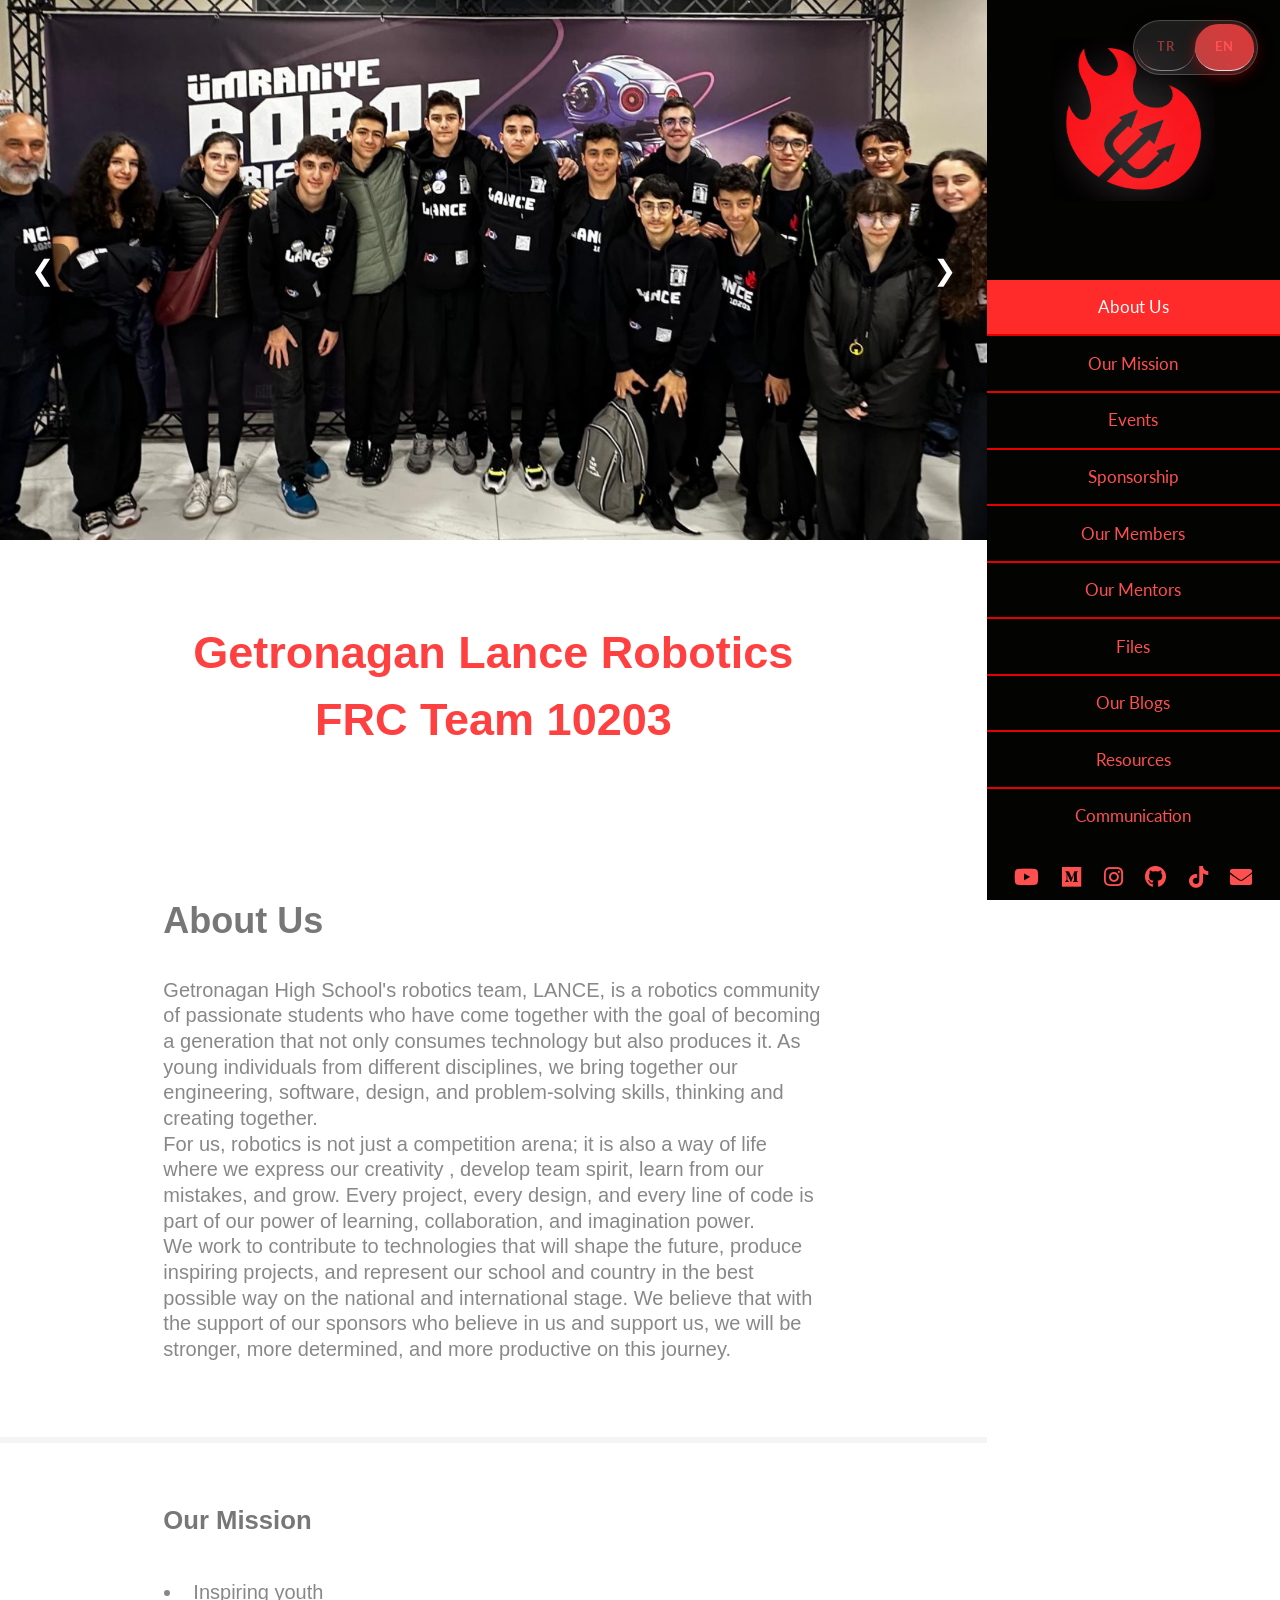
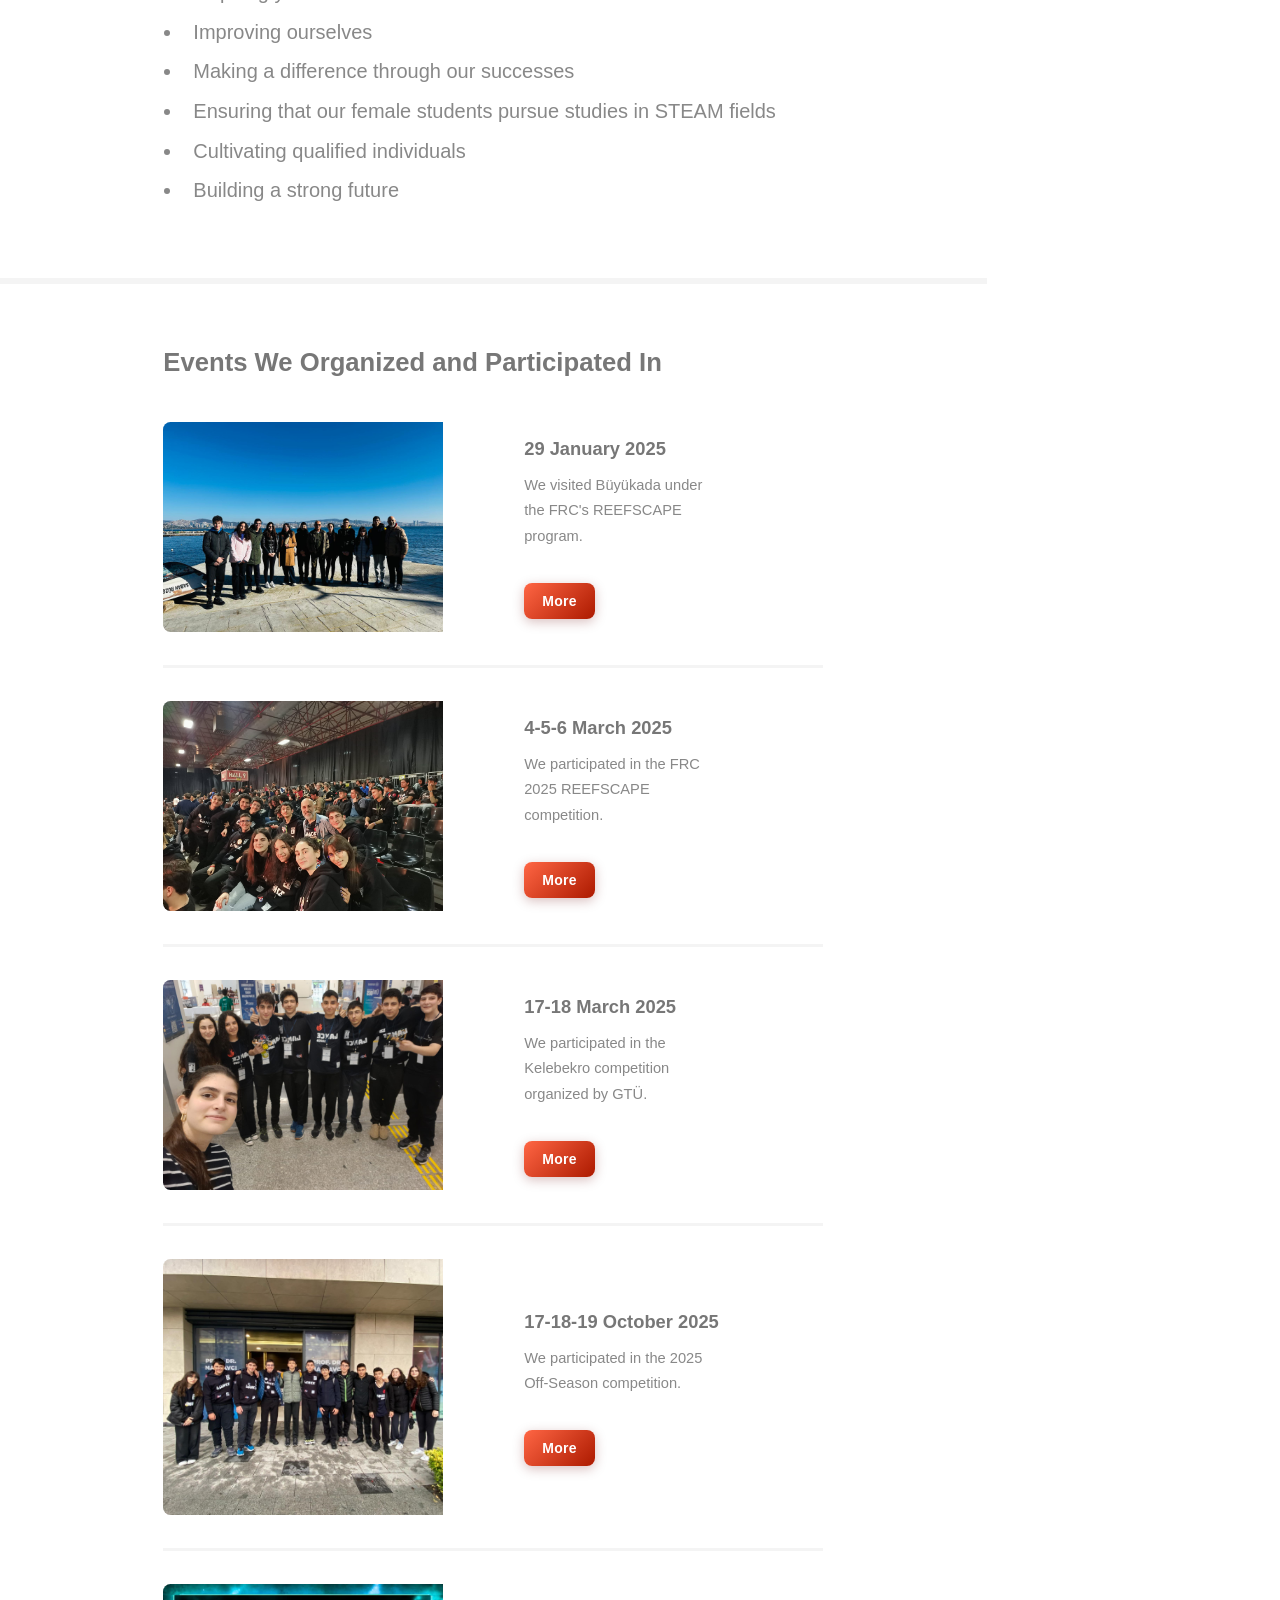
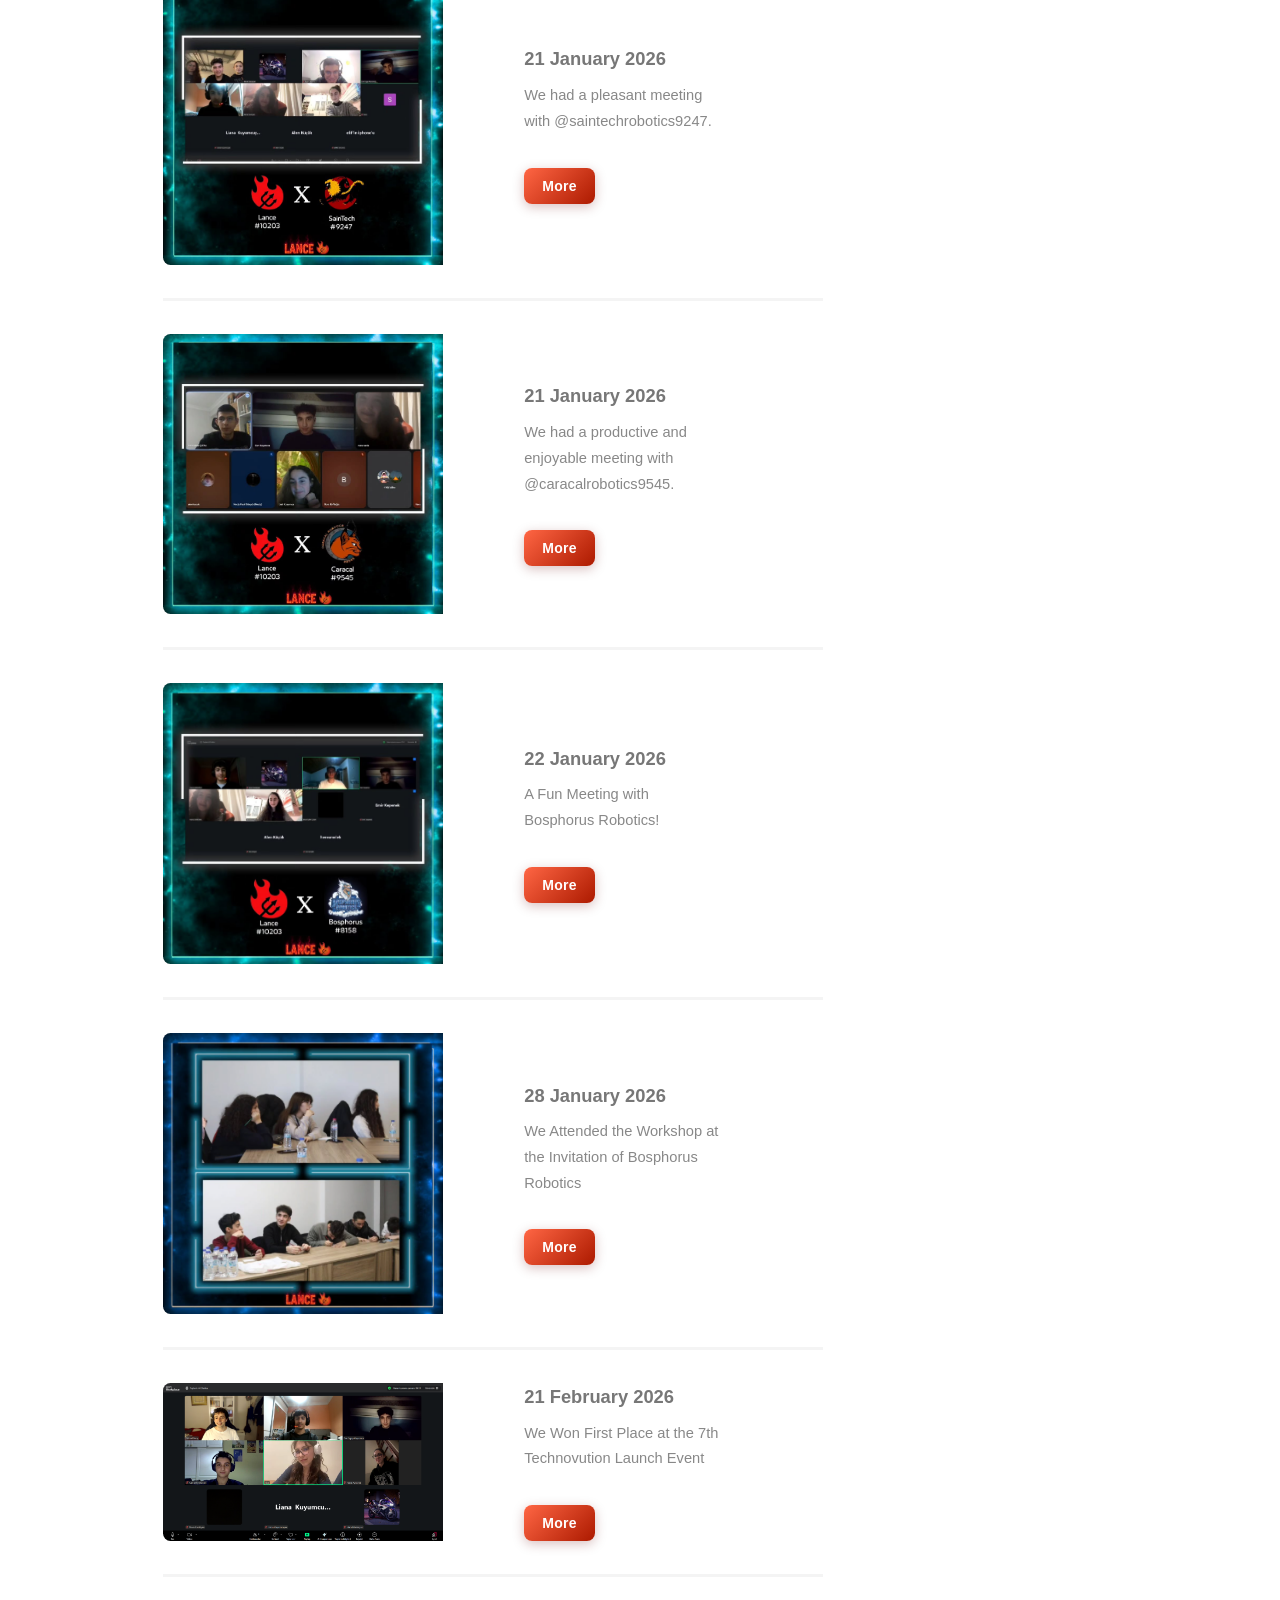
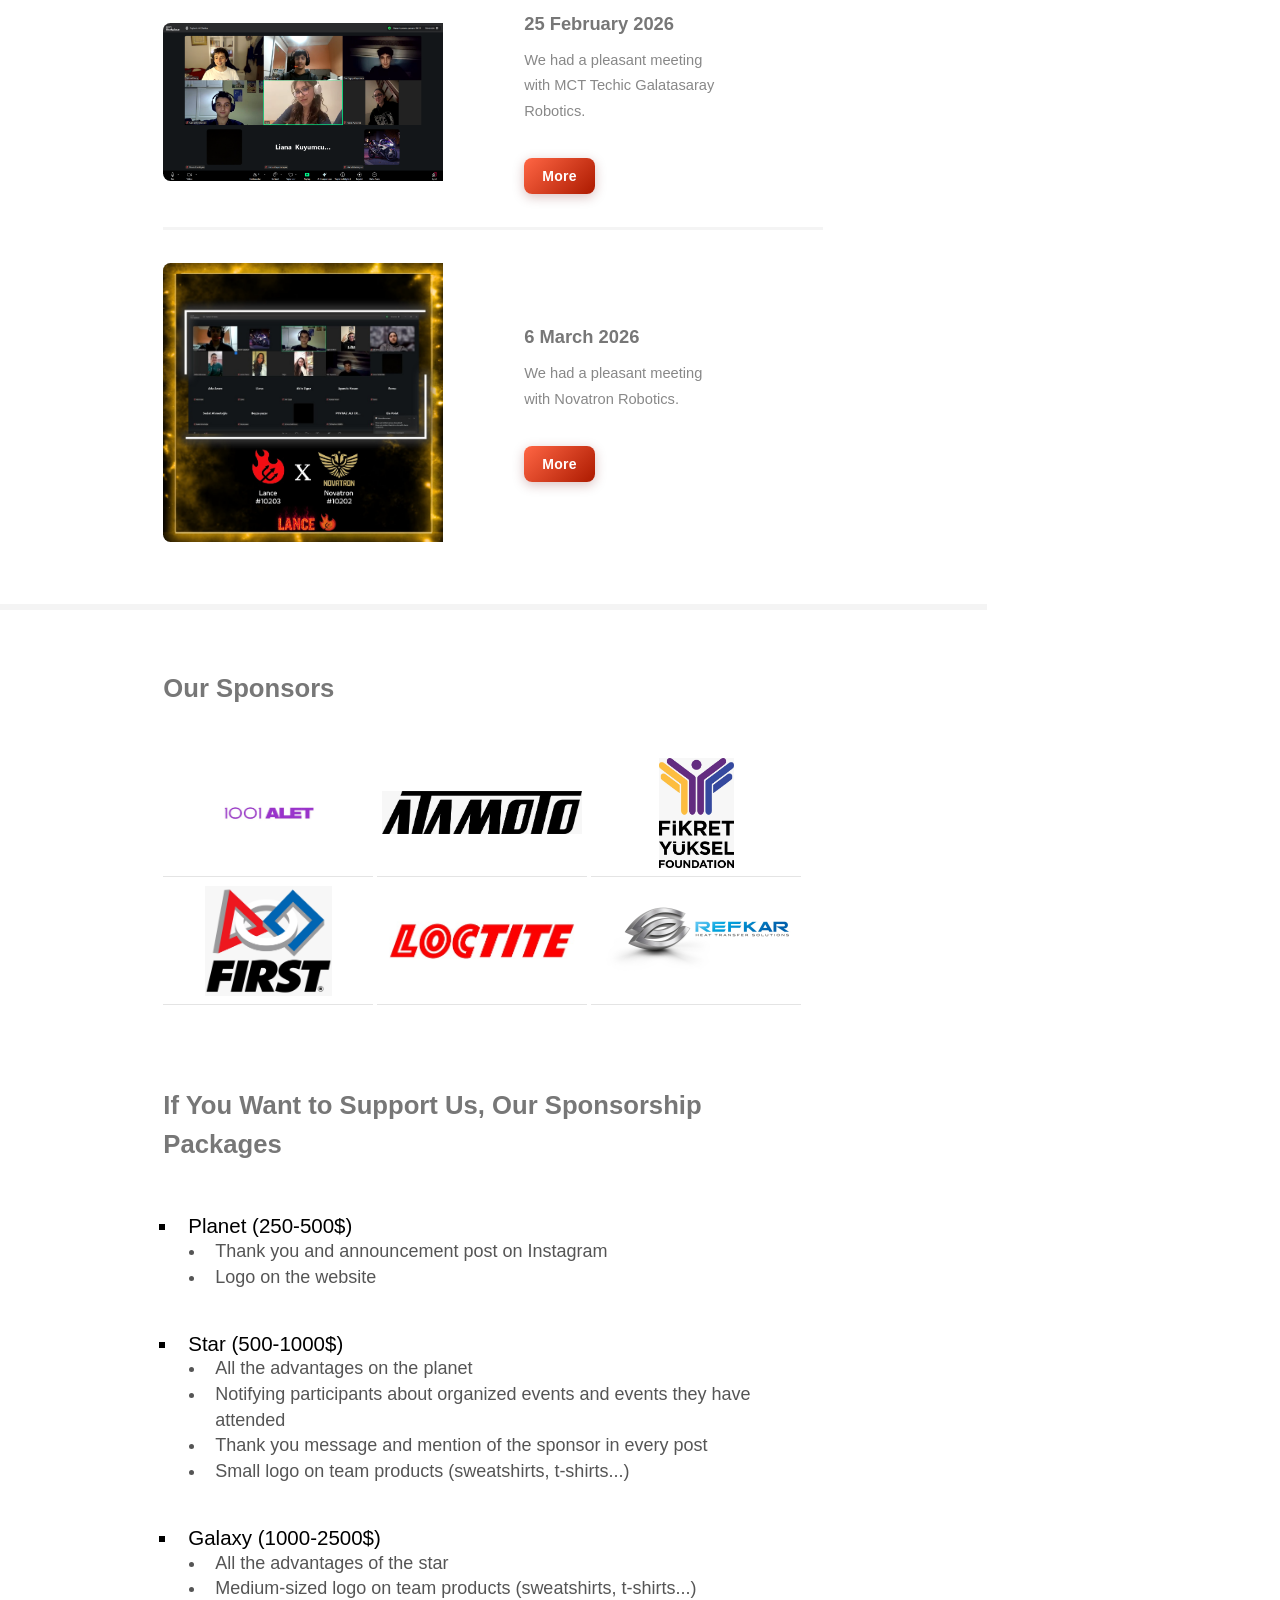
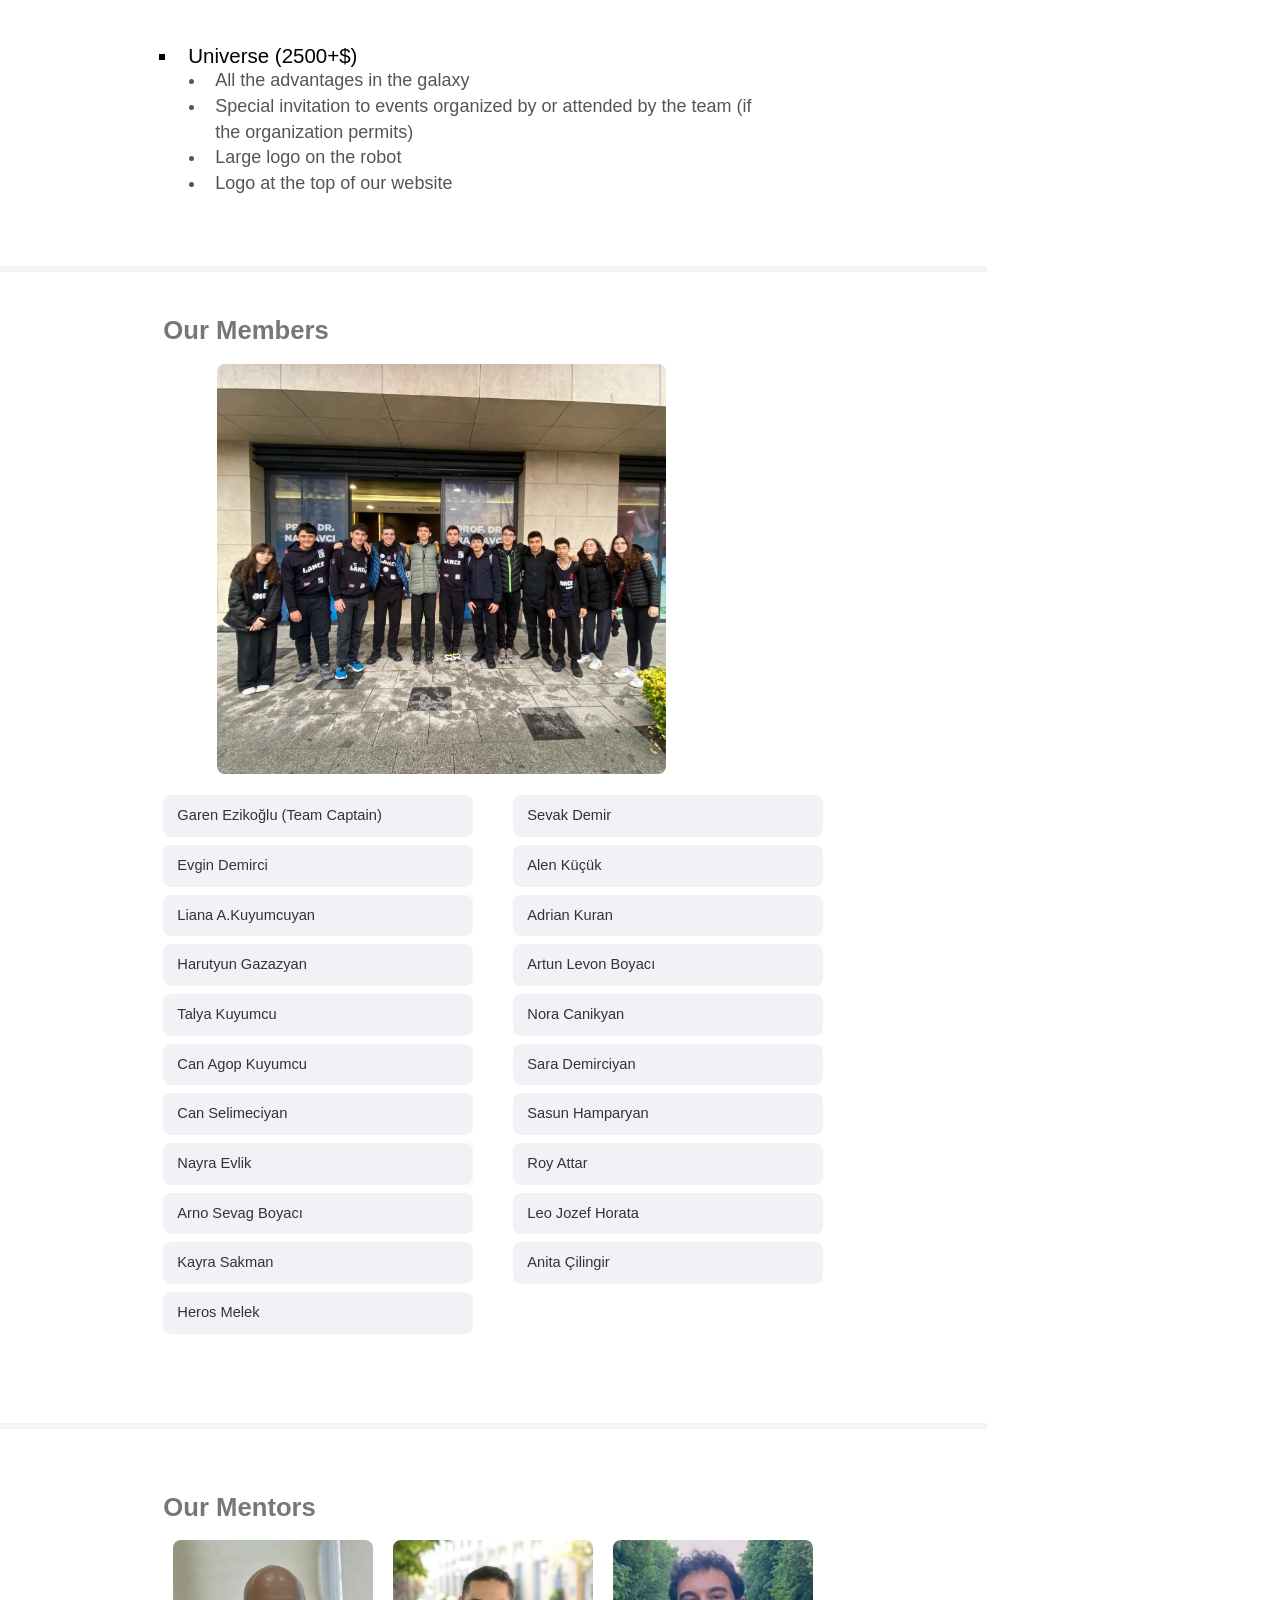
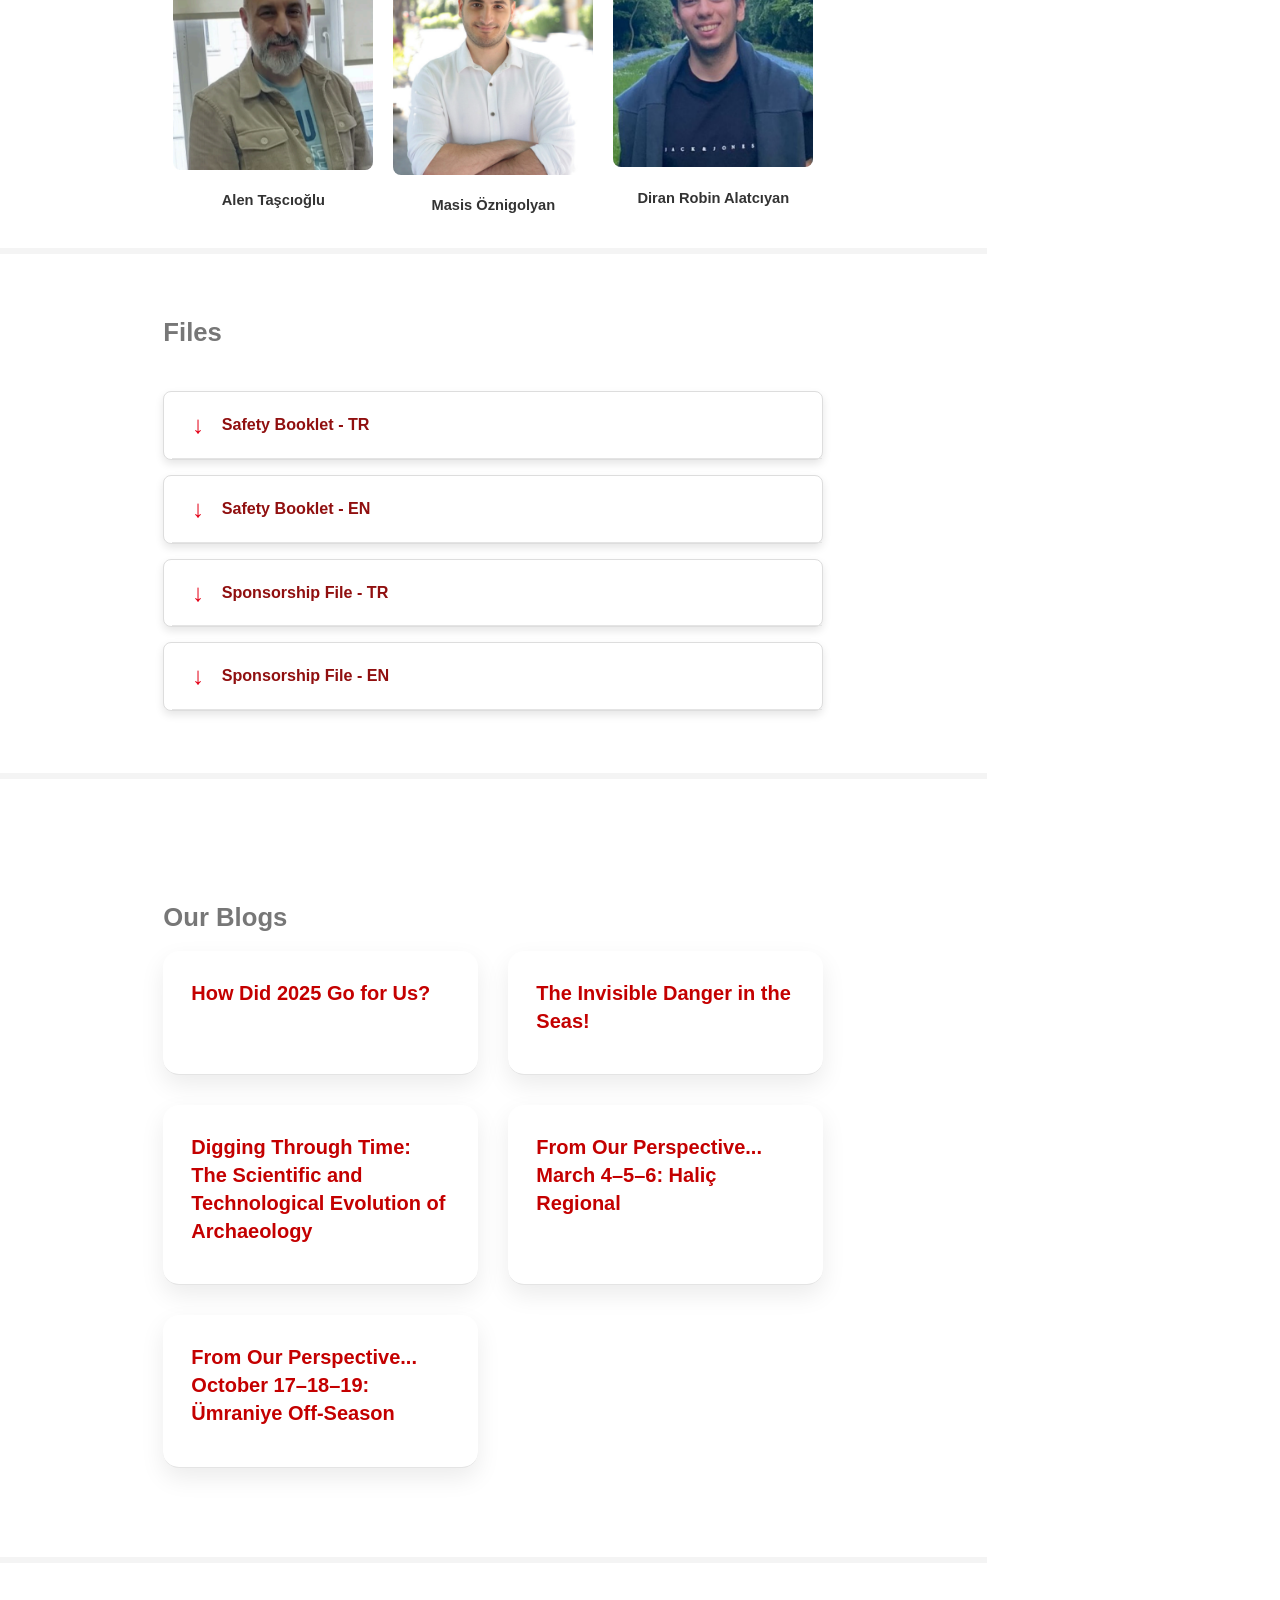
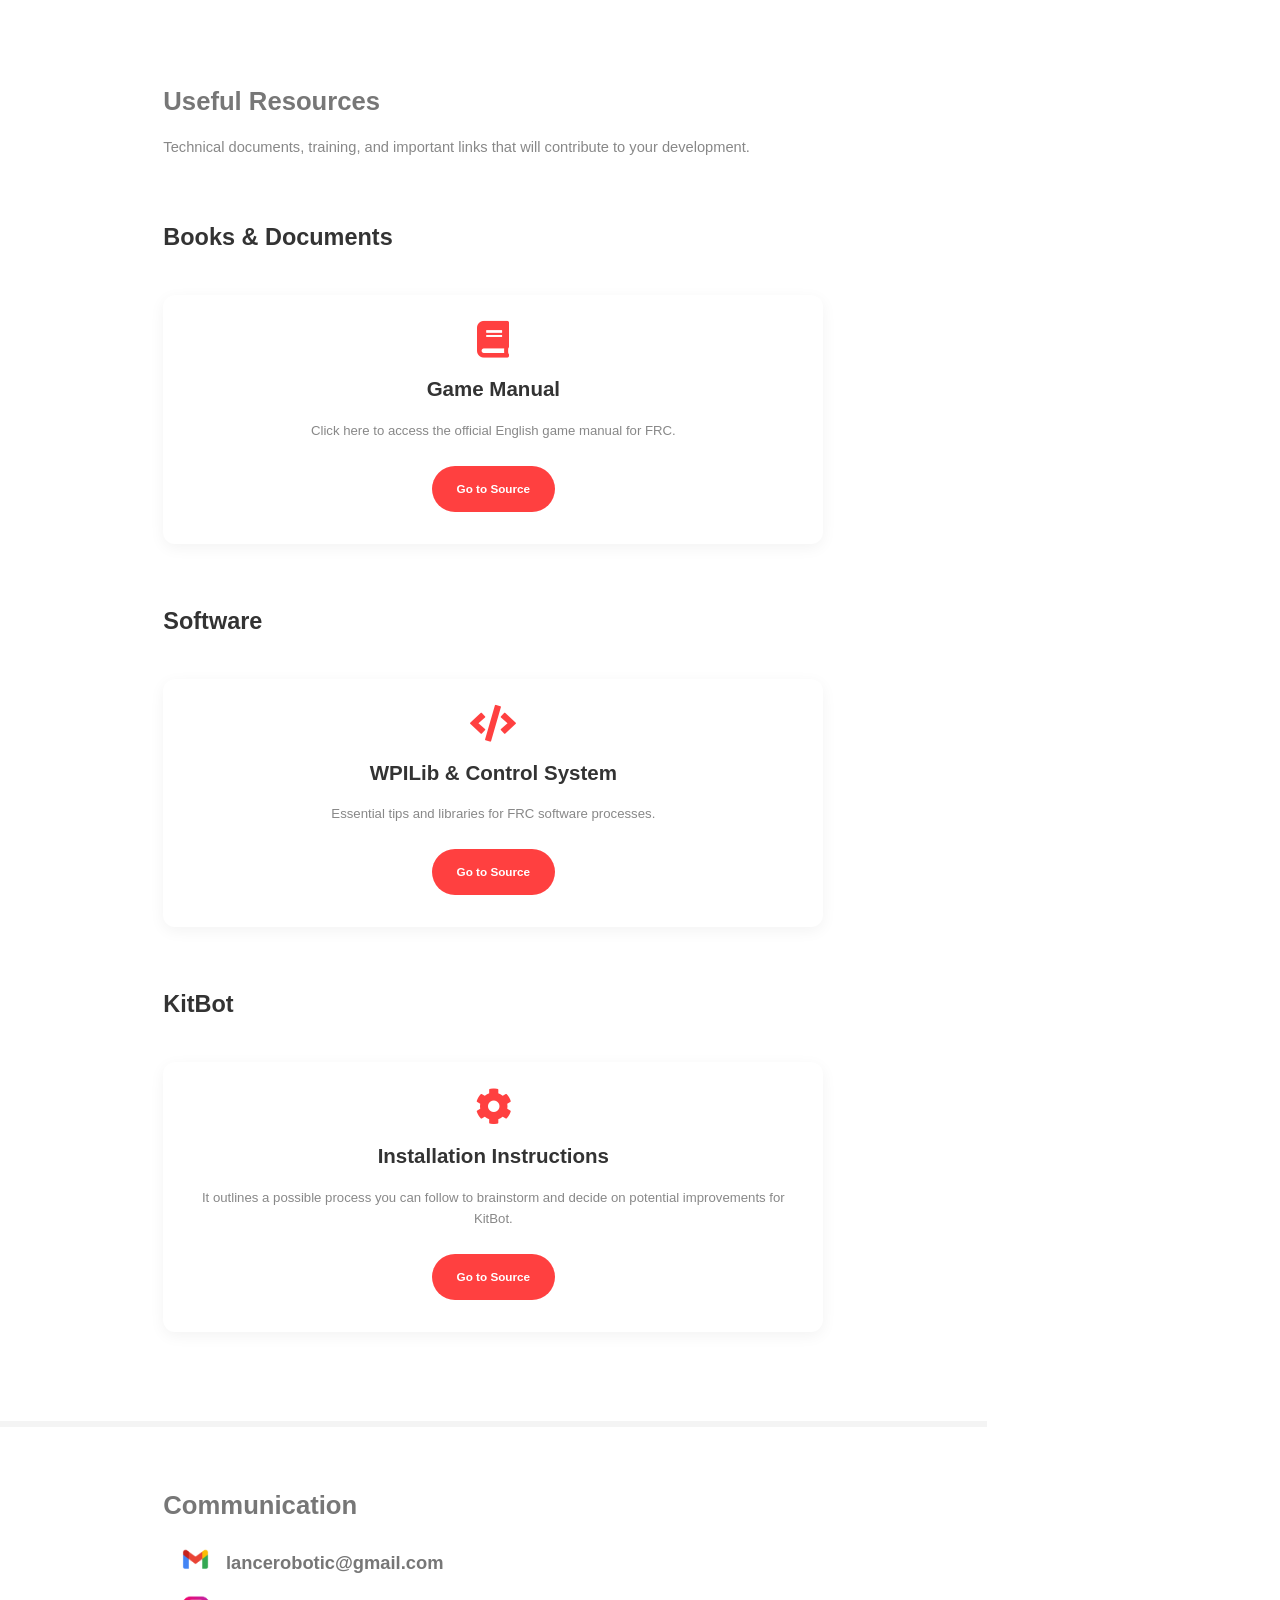
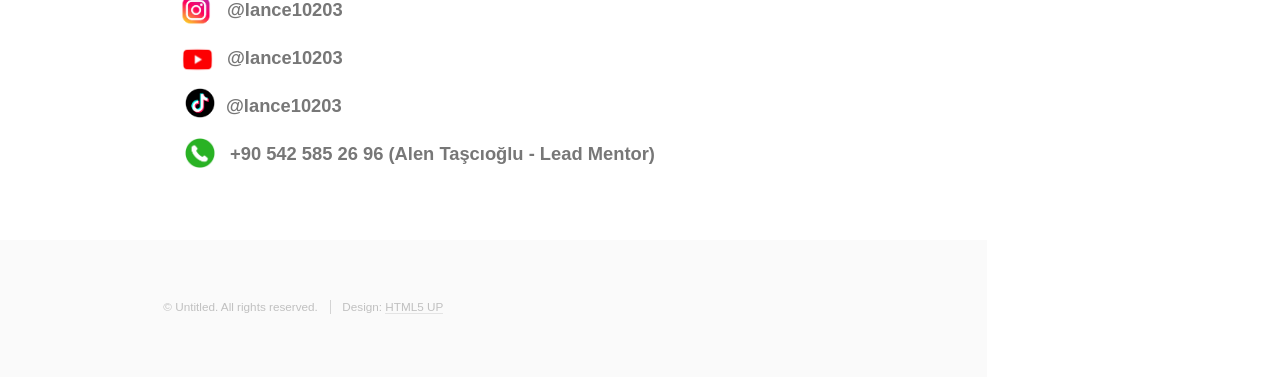
<file: index-en.html>
<!DOCTYPE HTML>
<!--
	Read Only by HTML5 UP
	html5up.net | @ajlkn
	Free for personal and commercial use under the CCA 3.0 license (html5up.net/license)
-->
<html lang="EN">
	<head>
		<title>FRC TEAM LANCE 10203</title>
		<meta charset="utf-8" />
		<meta name="viewport" content="width=device-width, initial-scale=1.0">
		<meta name="description" content="Getronagan High School's robotics team, LANCE, is a robotics community of passionate students who have come together with the goal of becoming a generation that not only consumes technology but also produces it. As young individuals from different disciplines, we bring together our engineering, software, design, and problem-solving skills, thinking and creating together.">
		<meta name="keywords" content="FRC, frc, FRCTurkiye, frcturkiye, robotik, robotics, stem, STEM, lance, LANCE, 10203, lance10203, lance 10203, Lance 10203, Lance, LANCE10203, getronagan, GETRONAGAN, lise, teknoloji, technology, website, fikretyuksel, robotik takımı, robotics team, FIRST Robotic Competition, first, FIRST, engineering, mühendislik, yazılım, programming, programlama, mechanical, mekanik, electronical, elektronik, 3d design, 3D Design, pr, PR, STEAM, steam, robotics girls, girls power, girl power, girls in STEM, kadınlar STEM, education, coding, Team 10203, Getronagan Highschool, Getronagan High School, Getronagan Highschool Robotics">
		<link rel="stylesheet" href="assets/css/main.css" />
		<link rel="icon" type="image/png" href="images/lance_logo.jpg">
	</head>
	<body class="is-preload">

		<!-- Header -->
			<section id="header">
				<header>
					<span class="image avatar"><img src="images/lance-logo-dark-back.png" alt="" /></span>
				</header>
				<div class="language-switch">
  					<a href="index.html" class="lang-btn">TR</a>
  					<a href="index-en.html" class="lang-btn active">EN</a>
				</div>
				<nav id="nav" style="font-size: 17px;">
					<ul>
						<li class="buyuyen-yazi"><a href="#one">About Us</a></li>
						<li class="buyuyen-yazi"><a href="#two">Our Mission</a></li>
						<li class="buyuyen-yazi"><a href="#three">Events</a></li>
						<!-- <li class="buyuyen-yazi"><a href="#four">Galeri</a></li> -->
						<li class="buyuyen-yazi"><a href="#four">Sponsorship</a></li>
						<li class="buyuyen-yazi"><a href="#five">Our Members</a></li>
						<li class="buyuyen-yazi"><a href="#six">Our Mentors</a></li>					
						<li class="buyuyen-yazi"><a href="#seven">Files</a></li>
						<li class="buyuyen-yazi"><a href="#eight">Our Blogs</a></li>
						<li class="buyuyen-yazi"><a href="#resources">Resources</a></li>
						<li class="buyuyen-yazi"><a href="#nine">Communication</a></li>
					</ul>
				</nav>
				<footer> 	
					<ul class="icons" style="font-size: larger;">
						<li class="image-hover"><a href="https://www.youtube.com/@lance10203" class="icon brands fa-youtube" target="_blank"><span class="label" >YouTube</span></a></li>
						<li class="image-hover"><a href="https://medium.com/@lancerobotic" class="icon brands fa-medium" target="_blank"><span class="label">Medium</span></a></li>
						<li class="image-hover"><a href="https://www.instagram.com/lance10203/" target="_blank" class="icon brands fa-instagram"><span class="label">Instagram</span></a></li>
						<li class="image-hover"><a href="https://github.com/Lance10203" target="_blank" class="icon brands fa-github"><span class="label">Github</span></a></li>
						<li class="image-hover"><a href="https://www.tiktok.com/@lance10203" target="_blank" class="icon brands fa-tiktok" ><span class="label">TikTok</span></a></li>
						<li class="image-hover"><a href="https://mail.google.com/mail/u/0/?tab=rm&ogbl#inbox?compose=DmwnWsvCflqDPHhqcHRVrPMvpcbSDfBdqJQFVCRSdJxlNbVJxCsdJXcKzpGfRRnzGHVzWCRWwFjL" target="_blank" class="icon solid fa-envelope" ><span class="label">Email</span></a></li>
					</ul>
				</footer>
			</section>

		<!-- Wrapper -->
			<div id="wrapper">
				<!-- Main -->
					<div id="main">

						<!-- One -->
							<section id="one">
								<!--<div class="image main" data-position="center" style="bottom: 3.925px;">
									<img src="images/2025_off_season_3.jpg" style="margin-bottom: 0px;" height="50px" alt=""/>
								</div>-->

								<div class="carousel">
  									<div class="carousel-track">
    									<img src="images/2025_off_season_3.jpg" alt="">
    									<img src="images/2025_off_season.jpg" alt="">
    									<img src="images/2025_frc_1.jpg" alt="">
  									</div>

  									<button class="carousel-btn prev">&#10094;</button>
  									<button class="carousel-btn next">&#10095;</button>
								</div>
								<div class="container">
									<header class="major">
										<div class="title-wrapper">
    										<h1 class="real-title">Getronagan Lance Robotics</h1>
    										<h1 class="subtitle">FRC Team 10203</h1>
										</div>
										<h3 id = "hakkimizda" style="color: #777; margin-top: 120px;">About Us</h3>
									</header>
									<p id = "hakkimizda-metin">
                                        Getronagan High School's robotics team, LANCE, is a robotics community of passionate students who have come together with the goal of becoming a generation that not only consumes technology but also produces it.
                                         As young individuals from different disciplines, we bring together our engineering, software, design, and problem-solving skills, thinking and creating together.
										<br>For us, robotics is not just a competition arena; it is also a way of life where we express our creativity
                                        , develop team spirit, learn from our mistakes, and grow. Every project, every design, and every line of code is part of our power of learning, collaboration, and imagination
										power.

                                        <br>We work to contribute to technologies that will shape the future, produce inspiring projects,
                                        and represent our school and country in the best possible way on the national and international stage. We believe that with the support of our sponsors who believe in us and support us, we will be stronger,
                                        more determined, and more productive on this journey.


									</p>
								</div>
							</section>

						<!-- Two -->
							<section id="two">
								<div class="container">
									<h3>Our Mission</h3>
									<br>
									<ul style="font-size: 20px;">
										<li class = "misyon">Inspiring youth</li>
										<li class = "misyon">Improving ourselves</li>
										<li class = "misyon">Making a difference through our successes</li>
										<li class = "misyon">Ensuring that our female students pursue studies in STEAM fields</li>
										<li class = "misyon">Cultivating qualified individuals</li>
										<li class = "misyon">Building a strong future</li>
									</ul>
								</div>
							</section>

						<!-- Three -->
							<section id="three">
								<div class="container">
									<h3>Events We Organized and Participated In</h3>
									<br>
									<div class="features">
										<article>
											<img class="image image-hover zoomable image-etkinliks" src="images/2025_büyükada.jpg" alt="" />
											<div class="inner">
												<h4>29 January 2025 </h4>
												<p class="summary">We visited Büyükada under the FRC's REEFSCAPE program.</p>       										
        										<div class="more-text" style="display: none;">
            										<p>
														As Team Lance, we made a meaningful visit to Büyükada within the scope of FRC's REEFSCAPE theme.
                                                        This visit significantly contributed to both developing our project vision
                                                        and increasing our awareness of nature and sustainability issues.
														By examining the island's ecosystem firsthand, we gained new perspectives on the environmental dimension of our project
                                                        and acquired valuable experiences that will inspire our work.
            										</p>
        										</div>
												<button class="more-btn">More</button>
											</div>
										</article>
										<article>
											<img class="image image-hover zoomable image-etkinliks" src="images/2025_frc_1.jpg" alt=""/>
											<div class="inner">
												<h4>4-5-6 March 2025</h4>
												<p class="summary">We participated in the FRC 2025 REEFSCAPE competition.</p>
												<div class="more-text" style="display: none;">
            										<p>
														Lance, we participated in the FRC 2025 REEFSCAPE competition. This process allowed us to both
                                                        improve our engineering skills and strengthen our teamwork. We went through an intensive period of work to produce innovative solutions in line with the environmental and
                                                        technological requirements presented by the REEFSCAPE theme. The competition provided us with valuable experiences in terms of both technical progress
                                                        and social awareness.
            										</p>
												</div>
												<button class="more-btn">More</button>
											</div>
										</article>
										<article>
											<img class="image image-hover zoomable image-etkinliks" src="images/2025_kelebekro.jpg" alt="" />
											<div class="inner">
												<h4>17-18 March 2025</h4>
												<p class="summary">We participated in the Kelebekro competition organized by GTÜ.</p>
												<div class="more-text" style="display: none;">
            										<p>
														As LANCE #10203, we added a new chapter to our journey by participating in the 6th International Butterfly Robot Olympics organized by Gebze Technical University on May 17-18 this year.
														Each competition taught us not only about robotics and coding, but also about team spirit, solidarity, and
                                                        the power of dreams. For us, this is just the beginning… 
                                                        There is still so much to learn, share, and create!
            										</p>
												</div>
												<button class="more-btn">More</button>
											</div>
										</article>
										<article>
											<img class="image image-hover zoomable image-etkinliks" src="images/2025_off_season.jpg" alt="" />
											<div class="inner">
												<h4>17-18-19 October 2025</h4>
												<p class="summary">We participated in the 2025 Off-Season competition.</p>
												<div class="more-text" style="display: none;">
            										<p>
														Our school's robotics team, LANCE, participated in the Ümraniye FRC
                                                        Off-Season Robot Competition held between October 17-19. Our team had a successful competition,
                                                        drawing attention with their team spirit, determination, and fair play. Our team
                                                        achieved outstanding success in the ranking matches, winning 10 out of the 12 matches they played
                                                        and finishing 2nd out of 24 teams in their classification. Our team bid farewell to the tournament after the third match
                                                        in the final series. We congratulate our team, who gained many new experiences,
                                                        for their success.
            										</p>
												</div>
												<button class="more-btn">More</button>
											</div>
										</article>
										<article>
											<img class="image image-hover zoomable image-etkinliks" src="images/toplantilar/saintech.png" alt="" />
											<div class="inner">
												<h4>21 January 2026</h4>
												<p class="summary">We had a pleasant meeting with @saintechrobotics9247.</p>
												<div class="more-text" style="display: none;">
            										<p>
														It was very valuable for us to exchange ideas, share our experiences, and see each other from different perspectives.
                                                        We thank everyone who participated.
            										</p>
												</div>
												<button class="more-btn">More</button>
											</div>
										</article>

										<article>
											<img class="image image-hover zoomable image-etkinliks" src="images/toplantilar/caracal.png" alt="" />
											<div class="inner">
												<h4>21 January 2026</h4>
												<p class="summary">We had a productive and enjoyable meeting with @caracalrobotics9545.</p>
												<div class="more-text" style="display: none;">
            										<p>
														At this meeting, we discussed our experiences, exchanged ideas, and evaluated the new season.
            										</p>
												</div>
												<button class="more-btn">More</button>
											</div>
										</article>

										<article>
											<img class="image image-hover zoomable image-etkinliks" src="images/toplantilar/bosphorus.png" alt="" />
											<div class="inner">
												<h4>22 January 2026</h4>
												<p class="summary">A Fun Meeting with Bosphorus Robotics!</p>
												<div class="more-text" style="display: none;">
            										<p>
													 	At the meeting, we shared our projects and exchanged ideas on many topics, including mechanical design.

														This gathering, which was both educational and very enjoyable, was quite inspiring for us. We are very happy to have been able to share so productively and sincerely.

                                                        We thank the Bosphorus Robotics team for this wonderful conversation and their contributions. See you at the next meeting! 	
            										</p>
												</div>
												<button class="more-btn">More</button>
											</div>
										</article>

										<article>
											<img class="image image-hover zoomable image-etkinliks" src="images/toplantilar/bosphorus-event.png" alt="" />
											<div class="inner">
												<h4>28 January 2026</h4>
												<p class="summary">We Attended the Workshop at the Invitation of Bosphorus Robotics</p>
												<div class="more-text" style="display: none;">
            										<p>
														The impact this workshop had on us was truly special. Thanks to the sincere and warm atmosphere we encountered at the workshop, we didn't even notice how time flew by.✨
                                                        Thanks to the productive exchange of ideas we had in the committees, the competitions we held during breaks, and the games we played together, we had both an educational and very enjoyable day.

														We would like to extend our sincere thanks to everyone involved in this wonderful organization, especially the Bosphorus team.
            										</p>
												</div>
												<button class="more-btn">More</button>
											</div>
										</article>

										<article>
											<img class="image image-hover zoomable image-etkinliks" src="images/toplantilar/galatasaray.png" alt="" />
											<div class="inner">
												<h4>21 February 2026</h4>
												<p class="summary">We Won First Place at the 7th Technovution Launch Event</p>
												<div class="more-text" style="display: none;">
            										<p>
                                                        The 7th Technovation Launch Event, an international organization aimed at empowering girls in entrepreneurship and STEM fields, took place on February 21 at SabancıDx Digital Campus, hosted by Hisar Schools.
Our team won first place with their idea and application of “Transparent Productivity” developed under the 12th Sustainable Development Goal: Responsible Consumption and Production.
The Technovation Girls Challenge brings together girls from around the world every year, encouraging them to develop solutions to problems they observe in their communities. Participants develop a mobile application or artificial intelligence model in line with the 17 Sustainable Development Goals set by the United Nations.
Our team presented a strong model in terms of social awareness and digital innovation by offering a technology-based solution to issues of transparency, sustainability, and conscious consumption in production processes.            																								
													</p>
												</div>
												<button class="more-btn">More</button>
											</div>
										</article>

										<article>
											<img class="image image-hover zoomable image-etkinliks" src="images/toplantilar/galatasaray.png" alt="" />
											<div class="inner">
												<h4>25 February 2026</h4>
												<p class="summary">We had a pleasant meeting with MCT Techic Galatasaray Robotics.</p>
												<div class="more-text" style="display: none;">
            										<p>
														At this meeting, we talked about our projects, shared our experiences, and evaluated the new season. This gathering, which was both educational and very enjoyable, was quite inspiring for us. 
                                                        We are very happy that we were able to have such productive and sincere exchanges.       										
													</p>
												</div>
												<button class="more-btn">More</button>
											</div>
										</article>

										<article>
											<img class="image image-hover zoomable image-etkinliks" src="images/toplantilar/NOVATRON-LANCE.png" alt="" />
											<div class="inner">
												<h4>6 March 2026</h4>
												<p class="summary">We had a pleasant meeting with Novatron Robotics.</p>
												<div class="more-text" style="display: none;">
            										<p>
 														At this meeting, we talked about our competition experiences and FRC. We exchanged ideas on many topics.🔥💪 

                                                        Thank you to everyone who attended.
													</p>
												</div>
												<button class="more-btn">More</button>
											</div>
										</article>

										<!--
										<article>
											<div>
												<img class="image image-hover" id="img" src="images/2025_off_season.jpg">
												<script>
													const img = document.getElementById("img");
													let isBig = false;
													img.onclick = function() {
														if (!isBig) {
															img.width = 500;
															img.height = 750;
															isBig = true;
														}
														
														else {
															img.height = 200;
															img.width = 300;
															isBig = false;
														}
													};
												</script>
											</div>
										</article>
										-->
										<div class="popup-overlay">
											<img class="popup-image" alt="">
										</div>														
									</div> 
								</div>
							</section>

						<!-- Three -->
						<!--
							<section id="three">
								<div class="container">
									<h3>Galeri</h3>
									<h4>FRC 2025</h4>
									<a href="galery.html"><p>a</p></a>
								</div>
							</section>
						-->

						<!-- Four -->
							<section id="four">
								<div class="container">
									<h3 style="margin-bottom: 45px;">Our Sponsors</h3>
									<div class="sponsor-images">
										<a href="https://www.1001alet.com/" target="_blank"><img  class="image-hover" src="images/Sponsors/1001alet.jpg" alt=""></a>
										<a href="http://www.atamoto.com/atamoto/Atamoto.html" target="_blank"><img class="image-hover" src="images/Sponsors/atamoto.jpg" alt=""></a>
										<a href="https://www.fikretyukselfoundation.org/" target="_blank"><img class="image-hover" src="images/Sponsors/fikret_yuksel.jpg" alt=""></a>
										<a href="https://www.firstinspires.org/" target="_blank"><img class="image-hover" src="images/Sponsors/first.jpg" alt=""></a>
										<a href="https://www.loctitex.com/" target="_blank"><img class="image-hover" src="images/Sponsors/loctite.jpg" alt=""></a>
										<a href="https://refkar.com/en/" target="_blank"><img class="image-hover" src="images/Sponsors/refkar.jpg" alt=""></a>
									</div>
									<br>
									<br>
									<h3 style="margin-bottom: 50px; margin-top: 25px">If You Want to Support Us, Our Sponsorship Packages</h3>
									<ul id = "sponsor-list">
										<li class="sponsor">Planet (250-500$)
											<ul class="madde">
												<li>Thank you and announcement post on Instagram</li>
												<li>Logo on the website</li>
											</ul>
										</li>
										<li class="sponsor">Star (500-1000$)
											<ul class="madde">
												<li>All the advantages on the planet</li>
												<li>Notifying participants about organized events and events they have attended</li>
												<li>Thank you message and mention of the sponsor in every post</li>
												<li>Small logo on team products (sweatshirts, t-shirts...)</li>
											</ul>
										</li>
										<li class="sponsor">Galaxy (1000-2500$)
											<ul class="madde">
												<li>All the advantages of the star</li>
												<li>Medium-sized logo on team products (sweatshirts, t-shirts...)</li>
											</ul>
										</li>
										<li class="sponsor">Universe (2500+$)
											<ul class="madde">
												<li>All the advantages in the galaxy</li>
												<li>Special invitation to events organized by or attended by the team (if the organization permits)</li>
												<li>Large logo on the robot</li>
												<li>Logo at the top of our website</li>
											</ul>
										</li>
									</ul>
								</div>
							</section>

							<!-- Five -->
							<section id="five">
  								<div class="container members-section">
    								<h3 style="margin-top: -80px;">Our Members</h3>
      									<img src="images/2025_off_season.jpg" alt="FRC Team" class="image image-hover" style="margin-bottom: 12.5px; margin-left: 54px; width: 68%; height:60%;">
      									<ul class="names">
	        								<li>Garen Ezikoğlu (Team Captain)</li>
        									<li>Evgin Demirci</li>
        									<li>Liana A.Kuyumcuyan</li>
	        								<li>Harutyun Gazazyan</li>
        									<li>Talya Kuyumcu</li>
        									<li>Can Agop Kuyumcu</li>
        									<li>Can Selimeciyan</li>
											<li>Nayra Evlik</li>
								        	<li>Arno Sevag Boyacı</li>
	        								<li>Kayra Sakman</li>
        									<li>Heros Melek</li>
        									<li>Sevak Demir</li>
        									<li>Alen Küçük</li>
        									<li>Adrian Kuran</li>
        									<li>Artun Levon Boyacı</li>
								        	<li>Nora Canikyan</li>
        									<li>Sara Demirciyan</li>
        									<li>Sasun Hamparyan</li>
											<li>Roy Attar</li>
        									<li>Leo Jozef Horata</li>
											<li>Anita Çilingir</li>
      									</ul>
    								</div>
							</section>
							<section id="six">
    							<div class="container members-section">
        							<h3>Our Mentors</h3>
        
        							<div class="mentors-wrapper">
            							<div class="mentor-item">
                							<img class="image-hover" src="images/Mentorlarımız/baron-alen.jpg.png" alt="Alen Taşcıoğlu">
                							<p>Alen Taşcıoğlu</p>
            							</div>

            							<div class="mentor-item">
                							<img class="image-hover" src="images/Mentorlarımız/masis.jpg.png" alt="Masis Öznigolyan">
                							<p>Masis Öznigolyan</p>
            							</div>

         								<div class="mentor-item">
                							<img class="image-hover" src="images/Mentorlarımız/robin.jpg.png" alt="Diran Robin Alatcıyan">
                							<p>Diran Robin Alatcıyan</p>
            							</div>
        							</div>
    							</div>
							</section>
				

							<section id="seven">
								<div class="container">
									<h3>Files</h3>
									<ul>
										<li><a href="pdf-files/Lance 10203 Güvenlik Kitapçığı-turkish .pdf" download="">Safety Booklet - TR</a></li>
										<li><a href="pdf-files/Lance 10203 Safety Booklet-english.pdf" download="">Safety Booklet - EN</a></li>

										<li><a href="pdf-files/LANCE 10203 Sponsorluk Dosyası.pdf" download="">Sponsorship File - TR</a></li>
										<li><a href="pdf-files/LANCE 10203 Sponsorship File.pdf" download="">Sponsorship File - EN</a></li>
									</ul>
								</div>
							</section>

							<section id="eight" class="blog-section">
  								<div class="container">
    								<h3>Our Blogs</h3>

    								<div class="blog-cards">
      									<a href="https://medium.com/@lancerobotic/2025-y%C4%B1l%C4%B1-bizim-i%CC%87%C3%A7in-nas%C4%B1l-ge%C3%A7ti-a61ed80365dd" target="_blank"
         								class="blog-card">
        									<h4>How Did 2025 Go for Us?</h4>
      									</a>

      									<a href="https://medium.com/@lancerobotic/denizlerdeki-g%C3%B6r%C3%BCnmeyen-tehlike-ec1a2ea60c04" target="_blank"
         								class="blog-card">
        									<h4>The Invisible Danger in the Seas!</h4>
      									</a>

										<a href="https://medium.com/@lancerobotic/zamanda-kazı-arkeolojinin-bilimsel-ve-teknolojik-evrimi-68fca4c76c8a" target="_blank"
         								class="blog-card">
        									<h4>Digging Through Time: The Scientific and Technological Evolution of Archaeology</h4>
      									</a>

      									<a href="https://medium.com/@lancerobotic/bizim-açımızdan-09dd338d4fd3" target="_blank"
         								class="blog-card">
        									<h4>From Our Perspective... March 4–5–6: Haliç Regional</h4>
      									</a>

      									<a href="https://medium.com/@lancerobotic/bizim-açımızdan-3d4318005d2a" target="_blank"
         								class="blog-card">
        									<h4>From Our Perspective... October 17–18–19: Ümraniye Off-Season</h4>
      									</a>

   								 	</div>
  								</div>
							</section>

							<section id="resources">
    <div class="container">
        <h3>Useful Resources</h3>
        <p>Technical documents, training, and important links that will contribute to your development.</p>

        <!-- KİTAPLAR & DOKÜMANLAR -->
        <h4 class="resource-category">Books & Documents</h4>
        <div class="resource-cards">
            <div class="resource-card">
                <div class="resource-content">
                    <i class="icon solid fa-book"></i>
                    <h4>Game Manual</h4>
                    <p>Click here to access the official English game manual for FRC.</p>
                    <a href="https://firstfrc.blob.core.windows.net/frc2026/Manual/2026GameManual.pdf"
                       class="resource-link" target="_blank">Go to Source</a>
                </div>
            </div>
        </div>

        <!-- YAZILIM -->
        <h4 class="resource-category">Software</h4>
        <div class="resource-cards">
            <div class="resource-card">
                <div class="resource-content">
                    <i class="icon solid fa-code"></i>
                    <h4>WPILib & Control System</h4>
                    <p>Essential tips and libraries for FRC software processes.</p>
                    <a href="https://docs.wpilib.org/en/stable/docs/zero-to-robot/introduction.html"
                       class="resource-link" target="_blank">Go to Source</a>
                </div>
            </div>
        </div>
       
        <h4 class="resource-category">KitBot</h4>
        <div class="resource-cards">
            <div class="resource-card">
                <div class="resource-content">
                    <i class="icon solid fa-cog"></i>
                    <h4>Installation Instructions</h4>
                    <p>It outlines a possible process you can follow to brainstorm and decide on potential improvements for KitBot.</p>
                    <a href="https://www.firstinspires.org/resources/library/frc/kitbot" class="resource-link" target="_blank">Go to Source</a>
                </div>
            </div>

        </div>


    </div>
							</section>

							<!-- Seven -->
							<section id = "nine">
								<div class = "container">
									<h3>Communication</h3>
									<ul class="communication">
										<div style="display: flex; align-items: center;">
										<img src="images/gmail_logo.jpg" alt="Gmail" width="27" height="27" style="margin-right: 17px; margin-left: 4px; margin-bottom: 6px;">
										<h4 style="margin-top: 10px;">lancerobotic@gmail.com</h4>
										</div>

										<div style="display: flex; align-items: center;">
  										<img src="images/instagram_logo.jpg" alt="Instagram" width="36" height="36" style="margin-right: 13px;">
  										<h4 style="margin-top: 10px;">@lance10203</h4>
										</div>

										<div style="display: flex; align-items: center;">
  										<img src="images/youtube_logo.jpg" alt="Youtube" width="39" height="39" style="margin-right: 10px; margin-top: 3px;">
  										<h4 style="margin-top: 10px;">@lance10203</h4>
										</div>

										<div style="display: flex; align-items: center;">
										<img src="images/tik_tok_logo.jpg" alt="Tiktok" width="36" height="36" style="margin-right: 8px; margin-left: 4px; margin-bottom: 6px;">
										<h4 style="margin-top: 10px;">@lance10203</h4>
										</div>

										<div style="display: flex; align-items: center;">
										<img src="images/phone.jpg" alt="Tiktok" width="30" height="30" style="margin-right: 15px; margin-left: 7px; margin-bottom: 1px;">
										<h4 style="margin-top: 10px;">+90 542 585 26 96 (Alen Taşcıoğlu - Lead Mentor)</h4>
										</div>
									</ul>
								</div>
							</section>
							
						<!-- Five -->
						<!--
							<section id="five">
								<div class="container">
									<h3>Elements</h3>

									<section>
										<h4>Text</h4>
										<p>This is <b>bold</b> and this is <strong>strong</strong>. This is <i>italic</i> and this is <em>emphasized</em>.
										This is <sup>superscript</sup> text and this is <sub>subscript</sub> text.
										This is <u>underlined</u> and this is code: <code>for (;;) { ... }</code>. Finally, <a href="#">this is a link</a>.</p>
										<hr />
										<header>
											<h4>Heading with a Subtitle</h4>
											<p>Lorem ipsum dolor sit amet nullam id egestas urna aliquam</p>
										</header>
										<p>Nunc lacinia ante nunc ac lobortis. Interdum adipiscing gravida odio porttitor sem non mi integer non faucibus ornare mi ut ante amet placerat aliquet. Volutpat eu sed ante lacinia sapien lorem accumsan varius montes viverra nibh in adipiscing blandit tempus accumsan.</p>
										<header>
											<h5>Heading with a Subtitle</h5>
											<p>Lorem ipsum dolor sit amet nullam id egestas urna aliquam</p>
										</header>
										<p>Nunc lacinia ante nunc ac lobortis. Interdum adipiscing gravida odio porttitor sem non mi integer non faucibus ornare mi ut ante amet placerat aliquet. Volutpat eu sed ante lacinia sapien lorem accumsan varius montes viverra nibh in adipiscing blandit tempus accumsan.</p>
										<hr />
										<h2>Heading Level 2</h2>
										<h3>Heading Level 3</h3>
										<h4>Heading Level 4</h4>
										<h5>Heading Level 5</h5>
										<h6>Heading Level 6</h6>
										<hr />
										<h5>Blockquote</h5>
										<blockquote>Fringilla nisl. Donec accumsan interdum nisi, quis tincidunt felis sagittis eget tempus euismod. Vestibulum ante ipsum primis in faucibus vestibulum. Blandit adipiscing eu felis iaculis volutpat ac adipiscing accumsan faucibus. Vestibulum ante ipsum primis in faucibus lorem ipsum dolor sit amet nullam adipiscing eu felis.</blockquote>
										<h5>Preformatted</h5>
										<pre><code>i = 0;

while (!deck.isInOrder()) {
    print 'Iteration ' + i;
    deck.shuffle();
    i++;
}

print 'It took ' + i + ' iterations to sort the deck.';</code></pre>
									</section>

									<section>
										<h4>Lists</h4>
										<div class="row">
											<div class="col-6 col-12-xsmall">
												<h5>Unordered</h5>
												<ul>
													<li>Dolor pulvinar etiam magna etiam.</li>
													<li>Sagittis adipiscing lorem eleifend.</li>
													<li>Felis enim feugiat dolore viverra.</li>
												</ul>
												<h5>Alternate</h5>
												<ul class="alt">
													<li>Dolor pulvinar etiam magna etiam.</li>
													<li>Sagittis adipiscing lorem eleifend.</li>
													<li>Felis enim feugiat dolore viverra.</li>
												</ul>
											</div>
											<div class="col-6 col-12-xsmall">
												<h5>Ordered</h5>
												<ol>
													<li>Dolor pulvinar etiam magna etiam.</li>
													<li>Etiam vel felis at lorem sed viverra.</li>
													<li>Felis enim feugiat dolore viverra.</li>
													<li>Dolor pulvinar etiam magna etiam.</li>
													<li>Etiam vel felis at lorem sed viverra.</li>
													<li>Felis enim feugiat dolore viverra.</li>
												</ol>
												<h5>Icons</h5>
												<ul class="icons">
													<li><a href="#" class="icon brands fa-twitter"><span class="label">Twitter</span></a></li>
													<li><a href="#" class="icon brands fa-facebook-f"><span class="label">Facebook</span></a></li>
													<li><a href="#" class="icon brands fa-instagram"><span class="label">Instagram</span></a></li>
													<li><a href="#" class="icon brands fa-github"><span class="label">Github</span></a></li>
													<li><a href="#" class="icon brands fa-dribbble"><span class="label">Dribbble</span></a></li>
													<li><a href="#" class="icon brands fa-tumblr"><span class="label">Tumblr</span></a></li>
												</ul>
											</div>
										</div>
										<h5>Actions</h5>
										<ul class="actions">
											<li><a href="#" class="button primary">Default</a></li>
											<li><a href="#" class="button">Default</a></li>
											<li><a href="#" class="button alt">Default</a></li>
										</ul>
										<ul class="actions small">
											<li><a href="#" class="button primary small">Small</a></li>
											<li><a href="#" class="button small">Small</a></li>
											<li><a href="#" class="button alt small">Small</a></li>
										</ul>
										<div class="row">
											<div class="col-3 col-6-medium col-12-xsmall">
												<ul class="actions stacked">
													<li><a href="#" class="button primary">Default</a></li>
													<li><a href="#" class="button">Default</a></li>
													<li><a href="#" class="button alt">Default</a></li>
												</ul>
											</div>
											<div class="col-3 col-6 col-12-xsmall">
												<ul class="actions stacked">
													<li><a href="#" class="button primary small">Small</a></li>
													<li><a href="#" class="button small">Small</a></li>
													<li><a href="#" class="button alt small">Small</a></li>
												</ul>
											</div>
											<div class="col-3 col-6-medium col-12-xsmall">
												<ul class="actions stacked">
													<li><a href="#" class="button primary fit">Default</a></li>
													<li><a href="#" class="button fit">Default</a></li>
													<li><a href="#" class="button alt fit">Default</a></li>
												</ul>
											</div>
											<div class="col-3 col-6-medium col-12-xsmall">
												<ul class="actions stacked">
													<li><a href="#" class="button primary small fit">Small</a></li>
													<li><a href="#" class="button small fit">Small</a></li>
													<li><a href="#" class="button alt small fit">Small</a></li>
												</ul>
											</div>
										</div>
									</section>

									<section>
										<h4>Table</h4>
										<h5>Default</h5>
										<div class="table-wrapper">
											<table>
												<thead>
													<tr>
														<th>Name</th>
														<th>Description</th>
														<th>Price</th>
													</tr>
												</thead>
												<tbody>
													<tr>
														<td>Item One</td>
														<td>Ante turpis integer aliquet porttitor.</td>
														<td>29.99</td>
													</tr>
													<tr>
														<td>Item Two</td>
														<td>Vis ac commodo adipiscing arcu aliquet.</td>
														<td>19.99</td>
													</tr>
													<tr>
														<td>Item Three</td>
														<td> Morbi faucibus arcu accumsan lorem.</td>
														<td>29.99</td>
													</tr>
													<tr>
														<td>Item Four</td>
														<td>Vitae integer tempus condimentum.</td>
														<td>19.99</td>
													</tr>
													<tr>
														<td>Item Five</td>
														<td>Ante turpis integer aliquet porttitor.</td>
														<td>29.99</td>
													</tr>
												</tbody>
												<tfoot>
													<tr>
														<td colspan="2"></td>
														<td>100.00</td>
													</tr>
												</tfoot>
											</table>
										</div>

										<h5>Alternate</h5>
										<div class="table-wrapper">
											<table class="alt">
												<thead>
													<tr>
														<th>Name</th>
														<th>Description</th>
														<th>Price</th>
													</tr>
												</thead>
												<tbody>
													<tr>
														<td>Item One</td>
														<td>Ante turpis integer aliquet porttitor.</td>
														<td>29.99</td>
													</tr>
													<tr>
														<td>Item Two</td>
														<td>Vis ac commodo adipiscing arcu aliquet.</td>
														<td>19.99</td>
													</tr>
													<tr>
														<td>Item Three</td>
														<td> Morbi faucibus arcu accumsan lorem.</td>
														<td>29.99</td>
													</tr>
													<tr>
														<td>Item Four</td>
														<td>Vitae integer tempus condimentum.</td>
														<td>19.99</td>
													</tr>
													<tr>
														<td>Item Five</td>
														<td>Ante turpis integer aliquet porttitor.</td>
														<td>29.99</td>
													</tr>
												</tbody>
												<tfoot>
													<tr>
														<td colspan="2"></td>
														<td>100.00</td>
													</tr>
												</tfoot>
											</table>
										</div>
									</section>

									<section>
										<h4>Buttons</h4>
										<ul class="actions">
											<li><a href="#" class="button primary">Primary</a></li>
											<li><a href="#" class="button">Default</a></li>
											<li><a href="#" class="button alt">Alternate</a></li>
										</ul>
										<ul class="actions">
											<li><a href="#" class="button primary large">Large</a></li>
											<li><a href="#" class="button">Default</a></li>
											<li><a href="#" class="button alt small">Small</a></li>
										</ul>
										<ul class="actions fit">
											<li><a href="#" class="button primary fit">Fit</a></li>
											<li><a href="#" class="button fit">Fit</a></li>
											<li><a href="#" class="button alt fit">Fit</a></li>
										</ul>
										<ul class="actions fit small">
											<li><a href="#" class="button primary fit small">Fit + Small</a></li>
											<li><a href="#" class="button fit small">Fit + Small</a></li>
											<li><a href="#" class="button alt fit small">Fit + Small</a></li>
										</ul>
										<ul class="actions">
											<li><a href="#" class="button primary icon solid fa-download">Icon</a></li>
											<li><a href="#" class="button icon solid fa-download">Icon</a></li>
											<li><a href="#" class="button alt icon solid fa-check">Icon</a></li>
										</ul>
										<ul class="actions">
											<li><span class="button primary disabled">Primary</span></li>
											<li><span class="button disabled">Default</span></li>
											<li><span class="button alt disabled">Alternate</span></li>
										</ul>
									</section>

									<section>
										<h4>Form</h4>
										<form method="post" action="#">
											<div class="row gtr-uniform">
												<div class="col-6 col-12-xsmall">
													<input type="text" name="demo-name" id="demo-name" value="" placeholder="Name" />
												</div>
												<div class="col-6 col-12-xsmall">
													<input type="email" name="demo-email" id="demo-email" value="" placeholder="Email" />
												</div>
												<div class="col-12">
													<select name="demo-category" id="demo-category">
														<option value="">- Category -</option>
														<option value="1">Manufacturing</option>
														<option value="1">Shipping</option>
														<option value="1">Administration</option>
														<option value="1">Human Resources</option>
													</select>
												</div>
												<div class="col-4 col-12-medium">
													<input type="radio" id="demo-priority-low" name="demo-priority" checked>
													<label for="demo-priority-low">Low Priority</label>
												</div>
												<div class="col-4 col-12-medium">
													<input type="radio" id="demo-priority-normal" name="demo-priority">
													<label for="demo-priority-normal">Normal Priority</label>
												</div>
												<div class="col-4 col-12-medium">
													<input type="radio" id="demo-priority-high" name="demo-priority">
													<label for="demo-priority-high">High Priority</label>
												</div>
												<div class="col-6 col-12-medium">
													<input type="checkbox" id="demo-copy" name="demo-copy">
													<label for="demo-copy">Email me a copy of this message</label>
												</div>
												<div class="col-6 col-12-medium">
													<input type="checkbox" id="demo-human" name="demo-human" checked>
													<label for="demo-human">I am a human and not a robot</label>
												</div>
												<div class="col-12">
													<textarea name="demo-message" id="demo-message" placeholder="Enter your message" rows="6"></textarea>
												</div>
												<div class="col-12">
													<ul class="actions">
														<li><input type="submit" value="Send Message" /></li>
														<li><input type="reset" value="Reset" class="alt" /></li>
													</ul>
												</div>
											</div>
										</form>
									</section>

									<section>
										<h4>Image</h4>
										<h5>Fit</h5>
										<span class="image fit"><img src="images/banner.jpg" alt="" /></span>
										<div class="box alt">
											<div class="row gtr-50 gtr-uniform">
												<div class="col-4"><span class="image fit"><img src="images/pic01.jpg" alt="" /></span></div>
												<div class="col-4"><span class="image fit"><img src="images/pic02.jpg" alt="" /></span></div>
												<div class="col-4"><span class="image fit"><img src="images/pic03.jpg" alt="" /></span></div>
												<div class="col-4"><span class="image fit"><img src="images/pic02.jpg" alt="" /></span></div>
												<div class="col-4"><span class="image fit"><img src="images/pic03.jpg" alt="" /></span></div>
												<div class="col-4"><span class="image fit"><img src="images/pic01.jpg" alt="" /></span></div>
												<div class="col-4"><span class="image fit"><img src="images/pic03.jpg" alt="" /></span></div>
												<div class="col-4"><span class="image fit"><img src="images/pic01.jpg" alt="" /></span></div>
												<div class="col-4"><span class="image fit"><img src="images/pic02.jpg" alt="" /></span></div>
											</div>
										</div>
										<h5>Left &amp; Right</h5>
										<p><span class="image left"><img src="images/lace_logo.jpg" alt="" /></span>Fringilla nisl. Donec accumsan interdum nisi, quis tincidunt felis sagittis eget. tempus euismod. Vestibulum ante ipsum primis in faucibus vestibulum. Blandit adipiscing eu felis iaculis volutpat ac adipiscing accumsan eu faucibus. Integer ac pellentesque praesent tincidunt felis sagittis eget. tempus euismod. Vestibulum ante ipsum primis in faucibus vestibulum. Blandit adipiscing eu felis iaculis volutpat ac adipiscing accumsan eu faucibus. Integer ac pellentesque praesent. Donec accumsan interdum nisi, quis tincidunt felis sagittis eget. tempus euismod. Vestibulum ante ipsum primis in faucibus vestibulum. Blandit adipiscing eu felis iaculis volutpat ac adipiscing accumsan eu faucibus. Integer ac pellentesque praesent tincidunt felis sagittis eget. tempus euismod. Vestibulum ante ipsum primis in faucibus vestibulum. Blandit adipiscing eu felis iaculis volutpat ac adipiscing accumsan eu faucibus. Integer ac pellentesque praesent.</p>
										<p><span class="image right"><img src="images/lance_logo.jpg" alt="" /></span>Fringilla nisl. Donec accumsan interdum nisi, quis tincidunt felis sagittis eget. tempus euismod. Vestibulum ante ipsum primis in faucibus vestibulum. Blandit adipiscing eu felis iaculis volutpat ac adipiscing accumsan eu faucibus. Integer ac pellentesque praesent tincidunt felis sagittis eget. tempus euismod. Vestibulum ante ipsum primis in faucibus vestibulum. Blandit adipiscing eu felis iaculis volutpat ac adipiscing accumsan eu faucibus. Integer ac pellentesque praesent. Donec accumsan interdum nisi, quis tincidunt felis sagittis eget. tempus euismod. Vestibulum ante ipsum primis in faucibus vestibulum. Blandit adipiscing eu felis iaculis volutpat ac adipiscing accumsan eu faucibus. Integer ac pellentesque praesent tincidunt felis sagittis eget. tempus euismod. Vestibulum ante ipsum primis in faucibus vestibulum. Blandit adipiscing eu felis iaculis volutpat ac adipiscing accumsan eu faucibus. Integer ac pellentesque praesent.</p>
									</section>

								</div>
							</section>
						-->

					</div>

				<!-- Footer -->
					<section id="footer">
						<div class="container">
							<ul class="copyright">
								<li>&copy; Untitled. All rights reserved.</li><li>Design: <a href="http://html5up.net">HTML5 UP</a></li>
							</ul>
						</div>
					</section>

			</div>

		<!-- Scripts -->
			<script src="assets/js/jquery.min.js"></script>
			<script src="assets/js/jquery.scrollex.min.js"></script>
			<script src="assets/js/jquery.scrolly.min.js"></script>
			<script src="assets/js/browser.min.js"></script>
			<script src="assets/js/breakpoints.min.js"></script>
			<script src="assets/js/util.js"></script>
			<script src="assets/js/main.js"></script>

			<script>
  				const track = document.querySelector('.carousel-track');
  				const slides = document.querySelectorAll('.carousel-track img');
  				const nextBtn = document.querySelector('.carousel-btn.next');
  				const prevBtn = document.querySelector('.carousel-btn.prev');

  				let index = 0;

  				function updateCarousel() {
   	 				track.style.transform = `translateX(-${index * 100}%)`;
  				}

  				nextBtn.addEventListener('click', () => {
    				index = (index + 1) % slides.length;
    				updateCarousel();
  				});

  				prevBtn.addEventListener('click', () => {
    				index = (index - 1 + slides.length) % slides.length;
    				updateCarousel();
  				});

  				// Otomatik geçiş
  				setInterval(() => {
    				index = (index + 1) % slides.length;
    				updateCarousel();
  				}, 3950);
			</script>

	</body>
</html>
</file>
<file: assets/css/main.css>
@import url("fontawesome-all.min.css");
@import url("https://fonts.googleapis.com/css?family=Lato:400,400italic,700,700italic|Source+Code+Pro:400");

/*
	Read Only by HTML5 UP
	html5up.net | @ajlkn
	Free for personal and commercial use under the CCA 3.0 license (html5up.net/license)
*/

html, body, div, span, applet, object,
iframe, h1, h2, h3, h4, h5, h6, p, blockquote,
pre, a, abbr, acronym, address, big, cite,
code, del, dfn, em, img, ins, kbd, q, s, samp,
small, strike, strong, sub, sup, tt, var, b,
u, i, center, dl, dt, dd, ol, ul, li, fieldset,
form, label, legend, table, caption, tbody,
tfoot, thead, tr, th, td, article, aside,
canvas, details, embed, figure, figcaption,
footer, header, hgroup, menu, nav, output, ruby,
section, summary, time, mark, audio, video {
	margin: 0;
	padding: 0;
	border: 0;
	font-size: 100%;
	font: inherit;
	vertical-align: baseline;}

.zoomable {
  width: 300px;
  height: auto;
  cursor: pointer;
  transition: 0.2s;
}

#header{
	overflow-x: hidden;
}

/* Ana Kapsayıcı: Cam Efekti ve RGB Kenar Çizgisi */
.language-switch {
    display: inline-flex;
    position: fixed;
    top: 20px;
    right: 22px;
    z-index: 10000;
    padding: 3px;
    background: rgba(255, 255, 255, 0.1);
    backdrop-filter: blur(10px); /* Cam efekti */
    border-radius: 50px;
    border: 1.5px solid rgba(255, 255, 255, 0.2);
    box-shadow: 0 4px 16px 0 rgba(0, 0, 0, 0.37);
    transition: all 0.4s cubic-bezier(0.175, 0.885, 0.32, 1.275);
	animation: rotateGlow 5s linear infinite;
}

/* Üzerine gelince tüm bar parlasın ve büyüsün */
.language-switch:hover {
    transform: scale(1.05);
    box-shadow: 0 0 20px rgba(231, 12, 4, 0.5); /* Sizin temanızın yeşili */
}

.blog-section {
  background-color: #fff;
  padding: 80px 20px;
}

.container {
  max-width: 1200px;
  margin: auto;
}

.blog-section {
  padding: 60px 0;
}

.blog-cards {
  display: grid;
  grid-template-columns: repeat(auto-fit, minmax(280px, 1fr));
  gap: 30px;
}

.blog-card {
  position: relative;
  background: #ffffff;
  border-radius: 16px;
  padding: 28px;
  text-decoration: none;
  overflow: hidden;
  box-shadow: 0 10px 25px rgba(0,0,0,0.08);
  transition: all 0.35s ease;
}


.blog-card::before {
  content: "";
  position: absolute;
  inset: 0;
  background: linear-gradient(135deg, #c40000, #ff3b3b);
  opacity: 0;
  transition: opacity 0.35s ease;
  z-index: 0;
}

.blog-card h4 {
  position: relative;
  z-index: 1;
  font-size: 20px;
  color: #c40000;
  line-height: 1.4;
  transition: color 0.35s ease;
}

.blog-card:hover {
  transform: translateY(-10px);
  box-shadow: 0 18px 40px rgba(196, 0, 0, 0.3);
}

.blog-card:hover::before {
  opacity: 1;
}

.blog-card:hover h4 {
  color: #ffffff;
}

/* === Carousel === */
.carousel {
  position: relative;
  overflow: hidden;
  width: 100%;
  height: 60vh;
}

.carousel-track {
  display: flex;
  transition: transform 0.6s ease;
}

.carousel-track img {
  width: 100%;
  height: 60vh;
  object-fit: cover;
  flex-shrink: 0;
}

/* Buttons */
.carousel-btn {
  position: absolute;
  top: 50%;
  transform: translateY(-50%);
  background: rgba(0,0,0,0.5);
  color: white;
  border: none;
  font-size: 28px;
  padding: 10px 16px;
  border-radius: 10px;
  cursor: pointer;
  z-index: 10;
}

.carousel-btn.prev {
  left: 15px;
}

.carousel-btn.next {
  right: 15px;
}

.carousel-btn:hover {
  background: rgba(0,0,0,0.8);
}

/* Butonların Temel Stili */
.lang-btn {
    padding: 10px 20px;
    text-decoration: none;
    font-weight: bold;
    color: #ff5252 !important;
    font-size: 0.8rem;
    letter-spacing: 1px;
    border-radius: 50px;
    transition: 0.3s ease;
    position: relative;
    overflow: hidden;
}

/* Aktif Olmayan Butonlar (Hafif Şeffaf) */
.lang-btn:not(.active) {
    opacity: 0.5;
}

/* Aktif Buton: Arka Planı Parlayan Renk */
.lang-btn.active {
    background: linear-gradient(45deg, #c04242, #dd3838);
    box-shadow: 0 4px 15px rgba(255, 12, 12, 0.4);
    opacity: 1;
}

/* Üzerine gelince patlama efekti */
.lang-btn:hover:not(.active) {
    background: rgba(255, 255, 255, 0.2);
    opacity: 0.9;
    transform: translateY(-2px);
}

@keyframes rotateGlow {
    0% { border-color: #c52020; }
    50% { border-color: #ffffff; }
    100% { border-color: #d1280b; }
}
/* Mobilde Daha Küçük ve Akışkan */
@media screen and (max-width: 736px) {
    .language-switch {
        top: 15px;
        right: 15px;
        padding: 2.5px;
    }
    .lang-btn {
        padding: 6px 12px;
        font-size: 0.7rem;
    }
}

.mentors-wrapper {
        display: flex;
        justify-content: center; /* Ortalar */
        gap: 20px;              /* Aralarındaki boşluk */
        flex-wrap: wrap;        /* Mobilde alt alta gelmelerini sağlar */
        text-align: center;
    }

    /* Her bir mentor bloğu */
    .mentor-item {
        max-width: 200px;       /* Fotoğrafların genişliğini buradan sınırlayabilirsin */
    }

    /* Fotoğraf ayarları */
    .mentor-item img {
        width: 100%;            /* Bulunduğu kutunun genişliğini kaplar */
        height: auto;
        border-radius: 8px;     /* Hafif yuvarlak köşeler (isteğe bağlı) */
        margin-bottom: 10px;    /* İsimle arasındaki boşluk */
    }

    /* İsim stilleri */
    .mentor-item p {
        font-weight: bold;
        margin: 0;
        color: #333;
    }

.popup-overlay {
  position: fixed;
  top: 0;
  left: 0;
  width: 100vw;
  height: 100vh;
  background: rgba(0,0,0,0.7);
  display: none;
  justify-content: center;
  align-items: center;
}

.popup-image {
  max-width: 90%;
  max-height: 90%;
  box-shadow: 0 0 20px #000;
  border-radius: 10px;
}

.madde{
	font-size: 18px ;
	color: #555;
}

#sponsor-list{
	list-style-type: square;
}	
.sponsor{
	margin-right: 45px;
	font-size: 20.5px;
	color: black;
	
}

.misyon {
	margin-bottom: 14px;
}
article, aside, details, figcaption, figure,
footer, header, hgroup, menu, nav, section {
	display: block;}

body {
	line-height: 1;
}

.sponsor-images img {
    width: 210px;       /* sabit genişlik */
    height: 120px;       /* sabit yükseklik */
    object-fit: contain; /* orantıyı koru, taşma yok */
    padding: 5px;        /* biraz nefes alsın */
}

/* Liste Stili */
#seven ul {
    list-style: none; /* Liste işaretlerini kaldır */
    padding: 0;
    display: flex; /* Öğeleri yan yana hizala */
    flex-direction: column; /* Öğeleri dikey hizala */
    gap: 15px; /* Öğeler arasına boşluk koy */
    margin-top: 40px;
}

/* Her Bir Liste Öğesi Kutusu */
#seven ul li {
    background-color: #fff; /* Beyaz arka plan */
    border: 1px solid #ddd;
    border-radius: 8px; /* Köşe yuvarlaklığı */
    transition: transform 0.3s, box-shadow 0.3s;
    overflow: 3idden;
    box-shadow: 0 4px 8px rgba(0, 0, 0, 0.1);
}

/* Liste Öğesi Üzerine Gelindiğinde Efekt */
#seven ul li:hover {
    transform: translateY(-5px); /* Hafif yukarı kaydırma */
    box-shadow: 0 8px 16px rgba(0, 0, 0, 0.2);
}

/* İndirme Bağlantısı Stili */
#seven ul li a {
    display: block; /* Tüm kutuyu tıklanabilir yap */
    padding: 20px;
    text-decoration: none; /* Alt çizgiyi kaldır */
    color: #900f0f; /* Bağlantı rengi */
    font-weight: bold;
    font-size: 1.1em;
    text-align: left;
    transition: color 0.3s;
    position: relative;
    padding-left: 50px; /* İkon için soldan boşluk */
}

/* Bağlantı Üzerine Gelindiğinde Renk Değişimi */
#seven ul li a:hover {
    color: #0056b3;
}

/* İkon Ekleme (PDF İkonu) */
#seven ul li a::before {
    content: '↓'; /* İndirme oku veya başka bir ikon kullanabilirsiniz */
    /* Font Awesome kullanacaksanız: content: '\f1c1'; font-family: 'Font Awesome 5 Free'; font-weight: 900; */
    position: absolute;
    left: 20px;
    top: 50%;
    transform: translateY(-50%);
    font-size: 1.5em;
    color: #e4041a; /* Kırmızımsı ikon rengi (PDF için uygun) */
}

/* Alternatif olarak, eğer iki dosya da yan yana olsun isterseniz, */
/* #seven ul kısmındaki 'flex-direction: column;' satırını kaldırıp */
/* aşağıdaki kodu ekleyebilirsiniz: */
/*
@media (min-width: 600px) {
    #seven ul {
        flex-direction: row;
        justify-content: center;
    }
    #seven ul li {
        width: 45%;
    }
}
*/

ol, ul {
	list-style: none;
}

blockquote, q {
	quotes: none;
}

	blockquote:before, blockquote:after, q:before, q:after {
		content: '';
		content: none;
	}

table {
	border-collapse: collapse;
	border-spacing: 0;
}

body {
	-webkit-text-size-adjust: none;
}

mark {
	background-color: transparent;
	color: inherit;
}

input::-moz-focus-inner {
	border: 0;
	padding: 0;
}

input, select, textarea {
	-moz-appearance: none;
	-webkit-appearance: none;
	-ms-appearance: none;
	appearance: none;
}

/* Basic */

	html {
		box-sizing: border-box;
	}

	*, *:before, *:after {
		box-sizing: inherit;
	}

	body {
		background: #fff;
	}

		body.is-preload *, body.is-preload *:before, body.is-preload *:after {
			-moz-animation: none !important;
			-webkit-animation: none !important;
			-ms-animation: none !important;
			animation: none !important;
			-moz-transition: none !important;
			-webkit-transition: none !important;
			-ms-transition: none !important;
			transition: none !important;
		}

	body, input, select, textarea {
		color: #888;
		font-family: "Lato", sans-serif;
		font-size: 16pt;
		font-weight: 400;
		line-height: 1.75em;
	}

	a {
		-moz-transition: color 0.2s ease-in-out, border-color 0.2s ease-in-out;
		-webkit-transition: color 0.2s ease-in-out, border-color 0.2s ease-in-out;
		-ms-transition: color 0.2s ease-in-out, border-color 0.2s ease-in-out;
		transition: color 0.2s ease-in-out, border-color 0.2s ease-in-out;
		border-bottom: solid 1px #e4e4e4;
		color: inherit;
		text-decoration: none;
	}

		a:hover {
			border-bottom-color: transparent;
			color: red !important;
		}

	strong, b {
		color: #777;
		font-weight: 700;
	}

	em, i {
		font-style: italic;
	}

	p {
		margin: 0 0 2.25em 0;
	}

	h1, h2, h3, h4, h5, h6 {
		color: #777;
		font-weight: 700;
		line-height: 1em;
		margin: 0 0 0.5625em 0;
	}

	
		h1 a, h2 a, h3 a, h4 a, h5 a, h6 a {
			border: 0;
			color: inherit;
			text-decoration: none;
		}
	
	#hakkimizda {
		font-size: 36px;
		margin-bottom: 30px;
	}	
	#hakkimizda-metin {
		font-size: 20px;
	}
	
.title-wrapper {
    text-align: center;
    padding: 20px 0;
	transition: 0.375s ease;
}

.real-title, .subtitle {
    margin: 0;
}

/* Ana başlık */
.real-title {
    font-size: 45px;
    color: #ff4040;
}

/* Alt başlık */
.subtitle {
    font-size: 45px;
    color: #ff4040;
}

/* Hover efekti: sadece hafif büyüme ve kırmızı glow */
.title-wrapper:hover {
    transform: scale(1.045);
    text-shadow: 0 0 4.2px rgba(255, 0, 0, 0.7);
}

/* Telefon */
@media (max-width: 600px) {
    .real-title {
        font-size: 36px;
    }
    .subtitle {
        font-size: 36px;
    }
}

	
	
	h1 {
		font-size: 2em;
		line-height: 1.5em;
	}

	h3 {
		font-size: 1.75em;
		line-height: 1.5em;
	}

	h4 {
		font-size: 1.25em;
		line-height: 1.5em;
	}

	h5 {
		font-size: 0.9em;
		line-height: 1.5em;
	}

	h6 {
		font-size: 0.7em;
		line-height: 1.5em;
	}

	sub {
		font-size: 0.8em;
		position: relative;
		top: 0.5em;
	}

	sup {
		font-size: 0.8em;
		position: relative;
		top: -0.5em;
	}

	hr {
		border: 0;
		border-bottom: solid 2px #f4f4f4;
		margin: 2.25em 0;
	}

		hr.major {
			margin: 3.375em 0;
		}

	blockquote {
		border-left: solid 8px #e4e4e4;
		font-style: italic;
		margin: 0 0 2.25em 0;
		padding: 0.5em 0 0.5em 2em;
	}

	code {
		background: #555;
		border-radius: 5px;
		color: #fff;
		font-family: "Source Code Pro", monospace;
		font-size: 0.9em;
		margin: 0 0.25em;
		padding: 0.25em 0.65em;
	}

	pre {
		font-family: "Source Code Pro", monospace;
		font-size: 0.9em;
		margin: 0 0 2.25em 0;
	}

		pre code {
			-webkit-overflow-scrolling: touch;
			display: block;
			line-height: 1.5em;
			overflow-x: auto;
			padding: 1em 1.5em;
		}

	.align-left {
		text-align: left;
	}

	.align-center {
		text-align: center;
	}

	.align-right {
		text-align: right;
	}

/* Row */

	.row {
		display: flex;
		flex-wrap: wrap;
		box-sizing: border-box;
		align-items: stretch;
	}

		.row > * {
			box-sizing: border-box;
		}

		.row.gtr-uniform > * > :last-child {
			margin-bottom: 0;
		}

		.row.aln-left {
			justify-content: flex-start;
		}

		.row.aln-center {
			justify-content: center;
		}

		.row.aln-right {
			justify-content: flex-end;
		}

		.row.aln-top {
			align-items: flex-start;
		}

		.row.aln-middle {
			align-items: center;
		}

		.row.aln-bottom {
			align-items: flex-end;
		}

		.row > .imp {
			order: -1;
		}

		.row > .col-1 {
			width: 8.33333%;
		}

		.row > .off-1 {
			margin-left: 8.33333%;
		}

		.row > .col-2 {
			width: 16.66667%;
		}

		.row > .off-2 {
			margin-left: 16.66667%;
		}

		.row > .col-3 {
			width: 25%;
		}

		.row > .off-3 {
			margin-left: 25%;
		}

		.row > .col-4 {
			width: 33.33333%;
		}

		.row > .off-4 {
			margin-left: 33.33333%;
		}

		.row > .col-5 {
			width: 41.66667%;
		}

		.row > .off-5 {
			margin-left: 41.66667%;
		}

		.row > .col-6 {
			width: 50%;
		}

		.row > .off-6 {
			margin-left: 50%;
		}

		.row > .col-7 {
			width: 58.33333%;
		}

		.row > .off-7 {
			margin-left: 58.33333%;
		}

		.row > .col-8 {
			width: 66.66667%;
		}

		.row > .off-8 {
			margin-left: 66.66667%;
		}

		.row > .col-9 {
			width: 75%;
		}

		.row > .off-9 {
			margin-left: 75%;
		}

		.row > .col-10 {
			width: 83.33333%;
		}

		.row > .off-10 {
			margin-left: 83.33333%;
		}

		.row > .col-11 {
			width: 91.66667%;
		}

		.row > .off-11 {
			margin-left: 91.66667%;
		}

		.row > .col-12 {
			width: 100%;
		}

		.row > .off-12 {
			margin-left: 100%;
		}

		.row.gtr-0 {
			margin-top: 0;
			margin-left: 0em;
		}

			.row.gtr-0 > * {
				padding: 0 0 0 0em;
			}

			.row.gtr-0.gtr-uniform {
				margin-top: 0em;
			}

				.row.gtr-0.gtr-uniform > * {
					padding-top: 0em;
				}

		.row.gtr-25 {
			margin-top: 0;
			margin-left: -0.5em;
		}

			.row.gtr-25 > * {
				padding: 0 0 0 0.5em;
			}

			.row.gtr-25.gtr-uniform {
				margin-top: -0.5em;
			}

				.row.gtr-25.gtr-uniform > * {
					padding-top: 0.5em;
				}

		.row.gtr-50 {
			margin-top: 0;
			margin-left: -1em;
		}

			.row.gtr-50 > * {
				padding: 0 0 0 1em;
			}

			.row.gtr-50.gtr-uniform {
				margin-top: -1em;
			}

				.row.gtr-50.gtr-uniform > * {
					padding-top: 1em;
				}

		.row {
			margin-top: 0;
			margin-left: -2em;
		}

			.row > * {
				padding: 0 0 0 2em;
			}

			.row.gtr-uniform {
				margin-top: -2em;
			}

				.row.gtr-uniform > * {
					padding-top: 2em;
				}

		.row.gtr-150 {
			margin-top: 0;
			margin-left: -3em;
		}

			.row.gtr-150 > * {
				padding: 0 0 0 3em;
			}

			.row.gtr-150.gtr-uniform {
				margin-top: -3em;
			}

				.row.gtr-150.gtr-uniform > * {
					padding-top: 3em;
				}

		.row.gtr-200 {
			margin-top: 0;
			margin-left: -4em;
		}

			.row.gtr-200 > * {
				padding: 0 0 0 4em;
			}

			.row.gtr-200.gtr-uniform {
				margin-top: -4em;
			}

				.row.gtr-200.gtr-uniform > * {
					padding-top: 4em;
				}

		@media screen and (max-width: 1680px) {

			.row {
				display: flex;
				flex-wrap: wrap;
				box-sizing: border-box;
				align-items: stretch;
			}

				.row > * {
					box-sizing: border-box;
				}

				.row.gtr-uniform > * > :last-child {
					margin-bottom: 0;
				}

				.row.aln-left {
					justify-content: flex-start;
				}

				.row.aln-center {
					justify-content: center;
				}

				.row.aln-right {
					justify-content: flex-end;
				}

				.row.aln-top {
					align-items: flex-start;
				}

				.row.aln-middle {
					align-items: center;
				}

				.row.aln-bottom {
					align-items: flex-end;
				}

				.row > .imp-xlarge {
					order: -1;
				}

				.row > .col-1-xlarge {
					width: 8.33333%;
				}

				.row > .off-1-xlarge {
					margin-left: 8.33333%;
				}

				.row > .col-2-xlarge {
					width: 16.66667%;
				}

				.row > .off-2-xlarge {
					margin-left: 16.66667%;
				}

				.row > .col-3-xlarge {
					width: 25%;
				}

				.row > .off-3-xlarge {
					margin-left: 25%;
				}

				.row > .col-4-xlarge {
					width: 33.33333%;
				}

				.row > .off-4-xlarge {
					margin-left: 33.33333%;
				}

				.row > .col-5-xlarge {
					width: 41.66667%;
				}

				.row > .off-5-xlarge {
					margin-left: 41.66667%;
				}

				.row > .col-6-xlarge {
					width: 50%;
				}

				.row > .off-6-xlarge {
					margin-left: 50%;
				}

				.row > .col-7-xlarge {
					width: 58.33333%;
				}

				.row > .off-7-xlarge {
					margin-left: 58.33333%;
				}

				.row > .col-8-xlarge {
					width: 66.66667%;
				}

				.row > .off-8-xlarge {
					margin-left: 66.66667%;
				}

				.row > .col-9-xlarge {
					width: 75%;
				}

				.row > .off-9-xlarge {
					margin-left: 75%;
				}

				.row > .col-10-xlarge {
					width: 83.33333%;
				}

				.row > .off-10-xlarge {
					margin-left: 83.33333%;
				}

				.row > .col-11-xlarge {
					width: 91.66667%;
				}

				.row > .off-11-xlarge {
					margin-left: 91.66667%;
				}

				.row > .col-12-xlarge {
					width: 100%;
				}

				.row > .off-12-xlarge {
					margin-left: 100%;
				}

				.row.gtr-0 {
					margin-top: 0;
					margin-left: 0em;
				}

					.row.gtr-0 > * {
						padding: 0 0 0 0em;
					}

					.row.gtr-0.gtr-uniform {
						margin-top: 0em;
					}

						.row.gtr-0.gtr-uniform > * {
							padding-top: 0em;
						}

				.row.gtr-25 {
					margin-top: 0;
					margin-left: -0.5em;
				}

					.row.gtr-25 > * {
						padding: 0 0 0 0.5em;
					}

					.row.gtr-25.gtr-uniform {
						margin-top: -0.5em;
					}

						.row.gtr-25.gtr-uniform > * {
							padding-top: 0.5em;
						}

				.row.gtr-50 {
					margin-top: 0;
					margin-left: -1em;
				}

					.row.gtr-50 > * {
						padding: 0 0 0 1em;
					}

					.row.gtr-50.gtr-uniform {
						margin-top: -1em;
					}

						.row.gtr-50.gtr-uniform > * {
							padding-top: 1em;
						}

				.row {
					margin-top: 0;
					margin-left: -2em;
				}

					.row > * {
						padding: 0 0 0 2em;
					}

					.row.gtr-uniform {
						margin-top: -2em;
					}

						.row.gtr-uniform > * {
							padding-top: 2em;
						}

				.row.gtr-150 {
					margin-top: 0;
					margin-left: -3em;
				}

					.row.gtr-150 > * {
						padding: 0 0 0 3em;
					}

					.row.gtr-150.gtr-uniform {
						margin-top: -3em;
					}

						.row.gtr-150.gtr-uniform > * {
							padding-top: 3em;
						}

				.row.gtr-200 {
					margin-top: 0;
					margin-left: -4em;
				}

					.row.gtr-200 > * {
						padding: 0 0 0 4em;
					}

					.row.gtr-200.gtr-uniform {
						margin-top: -4em;
					}

						.row.gtr-200.gtr-uniform > * {
							padding-top: 4em;
						}

		}

		@media screen and (max-width: 1280px) {

			.row {
				display: flex;
				flex-wrap: wrap;
				box-sizing: border-box;
				align-items: stretch;
			}

				.row > * {
					box-sizing: border-box;
				}

				.row.gtr-uniform > * > :last-child {
					margin-bottom: 0;
				}

				.row.aln-left {
					justify-content: flex-start;
				}

				.row.aln-center {
					justify-content: center;
				}

				.row.aln-right {
					justify-content: flex-end;
				}

				.row.aln-top {
					align-items: flex-start;
				}

				.row.aln-middle {
					align-items: center;
				}

				.row.aln-bottom {
					align-items: flex-end;
				}

				.row > .imp-large {
					order: -1;
				}

				.row > .col-1-large {
					width: 8.33333%;
				}

				.row > .off-1-large {
					margin-left: 8.33333%;
				}

				.row > .col-2-large {
					width: 16.66667%;
				}

				.row > .off-2-large {
					margin-left: 16.66667%;
				}

				.row > .col-3-large {
					width: 25%;
				}

				.row > .off-3-large {
					margin-left: 25%;
				}

				.row > .col-4-large {
					width: 33.33333%;
				}

				.row > .off-4-large {
					margin-left: 33.33333%;
				}

				.row > .col-5-large {
					width: 41.66667%;
				}

				.row > .off-5-large {
					margin-left: 41.66667%;
				}

				.row > .col-6-large {
					width: 50%;
				}

				.row > .off-6-large {
					margin-left: 50%;
				}

				.row > .col-7-large {
					width: 58.33333%;
				}

				.row > .off-7-large {
					margin-left: 58.33333%;
				}

				.row > .col-8-large {
					width: 66.66667%;
				}

				.row > .off-8-large {
					margin-left: 66.66667%;
				}

				.row > .col-9-large {
					width: 75%;
				}

				.row > .off-9-large {
					margin-left: 75%;
				}

				.row > .col-10-large {
					width: 83.33333%;
				}

				.row > .off-10-large {
					margin-left: 83.33333%;
				}

				.row > .col-11-large {
					width: 91.66667%;
				}

				.row > .off-11-large {
					margin-left: 91.66667%;
				}

				.row > .col-12-large {
					width: 100%;
				}

				.row > .off-12-large {
					margin-left: 100%;
				}

				.row.gtr-0 {
					margin-top: 0;
					margin-left: 0em;
				}

					.row.gtr-0 > * {
						padding: 0 0 0 0em;
					}

					.row.gtr-0.gtr-uniform {
						margin-top: 0em;
					}

						.row.gtr-0.gtr-uniform > * {
							padding-top: 0em;
						}

				.row.gtr-25 {
					margin-top: 0;
					margin-left: -0.375em;
				}

					.row.gtr-25 > * {
						padding: 0 0 0 0.375em;
					}

					.row.gtr-25.gtr-uniform {
						margin-top: -0.375em;
					}

						.row.gtr-25.gtr-uniform > * {
							padding-top: 0.375em;
						}

				.row.gtr-50 {
					margin-top: 0;
					margin-left: -0.75em;
				}

					.row.gtr-50 > * {
						padding: 0 0 0 0.75em;
					}

					.row.gtr-50.gtr-uniform {
						margin-top: -0.75em;
					}

						.row.gtr-50.gtr-uniform > * {
							padding-top: 0.75em;
						}

				.row {
					margin-top: 0;
					margin-left: -1.5em;
				}

					.row > * {
						padding: 0 0 0 1.5em;
					}

					.row.gtr-uniform {
						margin-top: -1.5em;
					}

						.row.gtr-uniform > * {
							padding-top: 1.5em;
						}

				.row.gtr-150 {
					margin-top: 0;
					margin-left: -2.25em;
				}

					.row.gtr-150 > * {
						padding: 0 0 0 2.25em;
					}

					.row.gtr-150.gtr-uniform {
						margin-top: -2.25em;
					}

						.row.gtr-150.gtr-uniform > * {
							padding-top: 2.25em;
						}

				.row.gtr-200 {
					margin-top: 0;
					margin-left: -3em;
				}

					.row.gtr-200 > * {
						padding: 0 0 0 3em;
					}

					.row.gtr-200.gtr-uniform {
						margin-top: -3em;
					}

						.row.gtr-200.gtr-uniform > * {
							padding-top: 3em;
						}

		}

		@media screen and (max-width: 1024px) {

			.row {
				display: flex;
				flex-wrap: wrap;
				box-sizing: border-box;
				align-items: stretch;
			}

				.row > * {
					box-sizing: border-box;
				}

				.row.gtr-uniform > * > :last-child {
					margin-bottom: 0;
				}

				.row.aln-left {
					justify-content: flex-start;
				}

				.row.aln-center {
					justify-content: center;
				}

				.row.aln-right {
					justify-content: flex-end;
				}

				.row.aln-top {
					align-items: flex-start;
				}

				.row.aln-middle {
					align-items: center;
				}

				.row.aln-bottom {
					align-items: flex-end;
				}

				.row > .imp-medium {
					order: -1;
				}

				.row > .col-1-medium {
					width: 8.33333%;
				}

				.row > .off-1-medium {
					margin-left: 8.33333%;
				}

				.row > .col-2-medium {
					width: 16.66667%;
				}

				.row > .off-2-medium {
					margin-left: 16.66667%;
				}

				.row > .col-3-medium {
					width: 25%;
				}

				.row > .off-3-medium {
					margin-left: 25%;
				}

				.row > .col-4-medium {
					width: 33.33333%;
				}

				.row > .off-4-medium {
					margin-left: 33.33333%;
				}

				.row > .col-5-medium {
					width: 41.66667%;
				}

				.row > .off-5-medium {
					margin-left: 41.66667%;
				}

				.row > .col-6-medium {
					width: 50%;
				}

				.row > .off-6-medium {
					margin-left: 50%;
				}

				.row > .col-7-medium {
					width: 58.33333%;
				}

				.row > .off-7-medium {
					margin-left: 58.33333%;
				}

				.row > .col-8-medium {
					width: 66.66667%;
				}

				.row > .off-8-medium {
					margin-left: 66.66667%;
				}

				.row > .col-9-medium {
					width: 75%;
				}

				.row > .off-9-medium {
					margin-left: 75%;
				}

				.row > .col-10-medium {
					width: 83.33333%;
				}

				.row > .off-10-medium {
					margin-left: 83.33333%;
				}

				.row > .col-11-medium {
					width: 91.66667%;
				}

				.row > .off-11-medium {
					margin-left: 91.66667%;
				}

				.row > .col-12-medium {
					width: 100%;
				}

				.row > .off-12-medium {
					margin-left: 100%;
				}

				.row.gtr-0 {
					margin-top: 0;
					margin-left: 0em;
				}

					.row.gtr-0 > * {
						padding: 0 0 0 0em;
					}

					.row.gtr-0.gtr-uniform {
						margin-top: 0em;
					}

						.row.gtr-0.gtr-uniform > * {
							padding-top: 0em;
						}

				.row.gtr-25 {
					margin-top: 0;
					margin-left: -0.375em;
				}

					.row.gtr-25 > * {
						padding: 0 0 0 0.375em;
					}

					.row.gtr-25.gtr-uniform {
						margin-top: -0.375em;
					}

						.row.gtr-25.gtr-uniform > * {
							padding-top: 0.375em;
						}

				.row.gtr-50 {
					margin-top: 0;
					margin-left: -0.75em;
				}

					.row.gtr-50 > * {
						padding: 0 0 0 0.75em;
					}

					.row.gtr-50.gtr-uniform {
						margin-top: -0.75em;
					}

						.row.gtr-50.gtr-uniform > * {
							padding-top: 0.75em;
						}

				.row {
					margin-top: 0;
					margin-left: -1.5em;
				}

					.row > * {
						padding: 0 0 0 1.5em;
					}

					.row.gtr-uniform {
						margin-top: -1.5em;
					}

						.row.gtr-uniform > * {
							padding-top: 1.5em;
						}

				.row.gtr-150 {
					margin-top: 0;
					margin-left: -2.25em;
				}

					.row.gtr-150 > * {
						padding: 0 0 0 2.25em;
					}

					.row.gtr-150.gtr-uniform {
						margin-top: -2.25em;
					}

						.row.gtr-150.gtr-uniform > * {
							padding-top: 2.25em;
						}

				.row.gtr-200 {
					margin-top: 0;
					margin-left: -3em;
				}

					.row.gtr-200 > * {
						padding: 0 0 0 3em;
					}

					.row.gtr-200.gtr-uniform {
						margin-top: -3em;
					}

						.row.gtr-200.gtr-uniform > * {
							padding-top: 3em;
						}

		}

		@media screen and (max-width: 736px) {

			.row {
				display: flex;
				flex-wrap: wrap;
				box-sizing: border-box;
				align-items: stretch;
			}

				.row > * {
					box-sizing: border-box;
				}

				.row.gtr-uniform > * > :last-child {
					margin-bottom: 0;
				}

				.row.aln-left {
					justify-content: flex-start;
				}

				.row.aln-center {
					justify-content: center;
				}

				.row.aln-right {
					justify-content: flex-end;
				}

				.row.aln-top {
					align-items: flex-start;
				}

				.row.aln-middle {
					align-items: center;
				}

				.row.aln-bottom {
					align-items: flex-end;
				}

				.row > .imp-small {
					order: -1;
				}

				.row > .col-1-small {
					width: 8.33333%;
				}

				.row > .off-1-small {
					margin-left: 8.33333%;
				}

				.row > .col-2-small {
					width: 16.66667%;
				}

				.row > .off-2-small {
					margin-left: 16.66667%;
				}

				.row > .col-3-small {
					width: 25%;
				}

				.row > .off-3-small {
					margin-left: 25%;
				}

				.row > .col-4-small {
					width: 33.33333%;
				}

				.row > .off-4-small {
					margin-left: 33.33333%;
				}

				.row > .col-5-small {
					width: 41.66667%;
				}

				.row > .off-5-small {
					margin-left: 41.66667%;
				}

				.row > .col-6-small {
					width: 50%;
				}

				.row > .off-6-small {
					margin-left: 50%;
				}

				.row > .col-7-small {
					width: 58.33333%;
				}

				.row > .off-7-small {
					margin-left: 58.33333%;
				}

				.row > .col-8-small {
					width: 66.66667%;
				}

				.row > .off-8-small {
					margin-left: 66.66667%;
				}

				.row > .col-9-small {
					width: 75%;
				}

				.row > .off-9-small {
					margin-left: 75%;
				}

				.row > .col-10-small {
					width: 83.33333%;
				}

				.row > .off-10-small {
					margin-left: 83.33333%;
				}

				.row > .col-11-small {
					width: 91.66667%;
				}

				.row > .off-11-small {
					margin-left: 91.66667%;
				}

				.row > .col-12-small {
					width: 100%;
				}

				.row > .off-12-small {
					margin-left: 100%;
				}

				.row.gtr-0 {
					margin-top: 0;
					margin-left: 0em;
				}

					.row.gtr-0 > * {
						padding: 0 0 0 0em;
					}

					.row.gtr-0.gtr-uniform {
						margin-top: 0em;
					}

						.row.gtr-0.gtr-uniform > * {
							padding-top: 0em;
						}

				.row.gtr-25 {
					margin-top: 0;
					margin-left: -0.3125em;
				}

					.row.gtr-25 > * {
						padding: 0 0 0 0.3125em;
					}

					.row.gtr-25.gtr-uniform {
						margin-top: -0.3125em;
					}

						.row.gtr-25.gtr-uniform > * {
							padding-top: 0.3125em;
						}

				.row.gtr-50 {
					margin-top: 0;
					margin-left: -0.625em;
				}

					.row.gtr-50 > * {
						padding: 0 0 0 0.625em;
					}

					.row.gtr-50.gtr-uniform {
						margin-top: -0.625em;
					}

						.row.gtr-50.gtr-uniform > * {
							padding-top: 0.625em;
						}

				.row {
					margin-top: 0;
					margin-left: -1.25em;
				}

					.row > * {
						padding: 0 0 0 1.25em;
					}

					.row.gtr-uniform {
						margin-top: -1.25em;
					}

						.row.gtr-uniform > * {
							padding-top: 1.25em;
						}

				.row.gtr-150 {
					margin-top: 0;
					margin-left: -1.875em;
				}

					.row.gtr-150 > * {
						padding: 0 0 0 1.875em;
					}

					.row.gtr-150.gtr-uniform {
						margin-top: -1.875em;
					}

						.row.gtr-150.gtr-uniform > * {
							padding-top: 1.875em;
						}

				.row.gtr-200 {
					margin-top: 0;
					margin-left: -2.5em;
				}

					.row.gtr-200 > * {
						padding: 0 0 0 2.5em;
					}

					.row.gtr-200.gtr-uniform {
						margin-top: -2.5em;
					}

						.row.gtr-200.gtr-uniform > * {
							padding-top: 2.5em;
						}

		}

		@media screen and (max-width: 480px) {

			.row {
				display: flex;
				flex-wrap: wrap;
				box-sizing: border-box;
				align-items: stretch;
			}

				.row > * {
					box-sizing: border-box;
				}

				.row.gtr-uniform > * > :last-child {
					margin-bottom: 0;
				}

				.row.aln-left {
					justify-content: flex-start;
				}

				.row.aln-center {
					justify-content: center;
				}

				.row.aln-right {
					justify-content: flex-end;
				}

				.row.aln-top {
					align-items: flex-start;
				}

				.row.aln-middle {
					align-items: center;
				}

				.row.aln-bottom {
					align-items: flex-end;
				}

				.row > .imp-xsmall {
					order: -1;
				}

				.row > .col-1-xsmall {
					width: 8.33333%;
				}

				.row > .off-1-xsmall {
					margin-left: 8.33333%;
				}

				.row > .col-2-xsmall {
					width: 16.66667%;
				}

				.row > .off-2-xsmall {
					margin-left: 16.66667%;
				}

				.row > .col-3-xsmall {
					width: 25%;
				}

				.row > .off-3-xsmall {
					margin-left: 25%;
				}

				.row > .col-4-xsmall {
					width: 33.33333%;
				}

				.row > .off-4-xsmall {
					margin-left: 33.33333%;
				}

				.row > .col-5-xsmall {
					width: 41.66667%;
				}

				.row > .off-5-xsmall {
					margin-left: 41.66667%;
				}

				.row > .col-6-xsmall {
					width: 50%;
				}

				.row > .off-6-xsmall {
					margin-left: 50%;
				}

				.row > .col-7-xsmall {
					width: 58.33333%;
				}

				.row > .off-7-xsmall {
					margin-left: 58.33333%;
				}

				.row > .col-8-xsmall {
					width: 66.66667%;
				}

				.row > .off-8-xsmall {
					margin-left: 66.66667%;
				}

				.row > .col-9-xsmall {
					width: 75%;
				}

				.row > .off-9-xsmall {
					margin-left: 75%;
				}

				.row > .col-10-xsmall {
					width: 83.33333%;
				}

				.row > .off-10-xsmall {
					margin-left: 83.33333%;
				}

				.row > .col-11-xsmall {
					width: 91.66667%;
				}

				.row > .off-11-xsmall {
					margin-left: 91.66667%;
				}

				.row > .col-12-xsmall {
					width: 100%;
				}

				.row > .off-12-xsmall {
					margin-left: 100%;
				}

				.row.gtr-0 {
					margin-top: 0;
					margin-left: 0em;
				}

					.row.gtr-0 > * {
						padding: 0 0 0 0em;
					}

					.row.gtr-0.gtr-uniform {
						margin-top: 0em;
					}

						.row.gtr-0.gtr-uniform > * {
							padding-top: 0em;
						}

				.row.gtr-25 {
					margin-top: 0;
					margin-left: -0.3125em;
				}

					.row.gtr-25 > * {
						padding: 0 0 0 0.3125em;
					}

					.row.gtr-25.gtr-uniform {
						margin-top: -0.3125em;
					}

						.row.gtr-25.gtr-uniform > * {
							padding-top: 0.3125em;
						}

				.row.gtr-50 {
					margin-top: 0;
					margin-left: -0.625em;
				}

					.row.gtr-50 > * {
						padding: 0 0 0 0.625em;
					}

					.row.gtr-50.gtr-uniform {
						margin-top: -0.625em;
					}

						.row.gtr-50.gtr-uniform > * {
							padding-top: 0.625em;
						}

				.row {
					margin-top: 0;
					margin-left: -1.25em;
				}

					.row > * {
						padding: 0 0 0 1.25em;
					}

					.row.gtr-uniform {
						margin-top: -1.25em;
					}

						.row.gtr-uniform > * {
							padding-top: 1.25em;
						}

				.row.gtr-150 {
					margin-top: 0;
					margin-left: -1.875em;
				}

					.row.gtr-150 > * {
						padding: 0 0 0 1.875em;
					}

					.row.gtr-150.gtr-uniform {
						margin-top: -1.875em;
					}

						.row.gtr-150.gtr-uniform > * {
							padding-top: 1.875em;
						}

				.row.gtr-200 {
					margin-top: 0;
					margin-left: -2.5em;
				}

					.row.gtr-200 > * {
						padding: 0 0 0 2.5em;
					}

					.row.gtr-200.gtr-uniform {
						margin-top: -2.5em;
					}

						.row.gtr-200.gtr-uniform > * {
							padding-top: 2.5em;
						}

		}

/* Container */
	.buyuyen-yazi{
		transition: 0.35s ease-out;
	}
	
	.buyuyen-yazi:hover{
		font-size: 20.25px;
	}
	.container {
		margin: 0 auto;
		max-width: calc(100% - 4.5em);
		width: 45em;
		font-family:Arial, Helvetica, sans-serif
	}

		.container.xsmall {
			width: 11.25em;
		}

		.container.small {
			width: 22.5em;
		}

		.container.medium {
			width: 33.75em;
		}

		.container.large {
			width: 56.25em;
		}

		.container.xlarge {
			width: 67.5em;
		}

		.container.max {
			width: 100%;
		}

		@media screen and (max-width: 1024px) {

			.container {
				width: 100% !important;
			}

		}

		@media screen and (max-width: 480px) {

			.container {
				max-width: calc(100% - 3.375em);
			}

		}

/* Section/Article */

	section.special, article.special {
		text-align: center;
	}

	header p {
		color: #aaa;
		position: relative;
		margin: 0 0 1.6875em 0;
	}

	header h2 + p {
		font-size: 1.25em;
		margin-top: -0.5em;
		line-height: 1.5em;
	}

	header h3 + p {
		font-size: 1.1em;
		margin-top: -0.35em;
		line-height: 1.5em;
	}

	header h4 + p,
	header h5 + p,
	header h6 + p {
		font-size: 0.9em;
		margin-top: -0.25em;
		line-height: 1.5em;
	}

	header.major h2 {
		color: #4acaa8;
		font-size: 3.5em;
	}

		header.major h2 + p {
			color: #777;
			font-size: 1.75em;
			font-weight: 700;
			margin-top: -0.75em;
		}

/* Form */

	form {
		margin: 0 0 2.25em 0;
	}

	label {
		color: #777;
		display: block;
		font-size: 0.9em;
		font-weight: 700;
		margin: 0 0 1.125em 0;
	}

	input::-moz-focus-inner {
		border: 0;
		padding: 0;
	}

	input[type="text"],
	input[type="password"],
	input[type="email"],
	select,
	textarea {
		-moz-appearance: none;
		-webkit-appearance: none;
		-ms-appearance: none;
		appearance: none;
		border-radius: 5px;
		border: none;
		border: solid 2px #e4e4e4;
		color: inherit;
		display: block;
		outline: 0;
		padding: 0 1em;
		text-decoration: none;
		width: 100%;
	}

		input[type="text"]:invalid,
		input[type="password"]:invalid,
		input[type="email"]:invalid,
		select:invalid,
		textarea:invalid {
			box-shadow: none;
		}

		input[type="text"]:focus,
		input[type="password"]:focus,
		input[type="email"]:focus,
		select:focus,
		textarea:focus {
			border-color: red;
		}

	select {
		background-image: url("data:image/svg+xml;charset=utf8,%3Csvg xmlns='http://www.w3.org/2000/svg' width='40' height='40' preserveAspectRatio='none' viewBox='0 0 40 40'%3E%3Cpath d='M9.4,12.3l10.4,10.4l10.4-10.4c0.2-0.2,0.5-0.4,0.9-0.4c0.3,0,0.6,0.1,0.9,0.4l3.3,3.3c0.2,0.2,0.4,0.5,0.4,0.9 c0,0.4-0.1,0.6-0.4,0.9L20.7,31.9c-0.2,0.2-0.5,0.4-0.9,0.4c-0.3,0-0.6-0.1-0.9-0.4L4.3,17.3c-0.2-0.2-0.4-0.5-0.4-0.9 c0-0.4,0.1-0.6,0.4-0.9l3.3-3.3c0.2-0.2,0.5-0.4,0.9-0.4S9.1,12.1,9.4,12.3z' fill='%23e4e4e4' /%3E%3C/svg%3E");
		background-size: 1.25em;
		background-repeat: no-repeat;
		background-position: calc(100% - 1em) center;
		height: 2.75em;
		padding-right: 2.75em;
		text-overflow: ellipsis;
	}

		select option {
			color: #777;
			background: #fff;
		}

		select:focus::-ms-value {
			background-color: transparent;
		}

		select::-ms-expand {
			display: none;
		}

	input[type="text"],
	input[type="password"],
	input[type="email"],
	select {
		height: 2.75em;
	}

	textarea {
		padding: 0.75em 1em;
	}

	input[type="checkbox"],
	input[type="radio"] {
		-moz-appearance: none;
		-webkit-appearance: none;
		-ms-appearance: none;
		appearance: none;
		display: block;
		float: left;
		margin-right: -2em;
		opacity: 0;
		width: 1em;
		z-index: -1;
	}

		input[type="checkbox"] + label,
		input[type="radio"] + label {
			text-decoration: none;
			color: #888;
			cursor: pointer;
			display: inline-block;
			font-size: 1em;
			font-weight: 400;
			padding-left: 2.4em;
			padding-right: 0.75em;
			position: relative;
		}

			input[type="checkbox"] + label:before,
			input[type="radio"] + label:before {
				-moz-osx-font-smoothing: grayscale;
				-webkit-font-smoothing: antialiased;
				display: inline-block;
				font-style: normal;
				font-variant: normal;
				text-rendering: auto;
				line-height: 1;
				text-transform: none !important;
				font-family: 'Font Awesome 5 Free';
				font-weight: 900;
			}

			input[type="checkbox"] + label:before,
			input[type="radio"] + label:before {
				background: #fafafa;
				border-radius: 5px;
				border: solid 2px #e4e4e4;
				content: '';
				display: inline-block;
				font-size: 0.8em;
				height: 2.0625em;
				left: 0;
				line-height: 2.0625em;
				position: absolute;
				text-align: center;
				top: 0;
				width: 2.0625em;
			}

		input[type="checkbox"]:checked + label:before,
		input[type="radio"]:checked + label:before {
			background: #989898;
			border-color: #989898;
			color: #ffffff;
			content: '\f00c';
		}

		input[type="checkbox"]:focus + label:before,
		input[type="radio"]:focus + label:before {
			border-color: red;
		}

	input[type="checkbox"] + label:before {
		border-radius: 5px;
	}

	input[type="radio"] + label:before {
		border-radius: 100%;
	}

	::-webkit-input-placeholder {
		color: #aaa !important;
		font-style: italic;
		opacity: 1.0;
	}

	:-moz-placeholder {
		color: #aaa !important;
		font-style: italic;
		opacity: 1.0;
	}

	::-moz-placeholder {
		color: #aaa !important;
		font-style: italic;
		opacity: 1.0;
	}

	:-ms-input-placeholder {
		color: #aaa !important;
		font-style: italic;
		opacity: 1.0;
	}

/* Box */

	.box {
		border-radius: 5px;
		border: solid 2px #e4e4e4;
		margin-bottom: 2.25em;
		padding: 1.5em;
	}

		.box > :last-child,
		.box > :last-child > :last-child,
		.box > :last-child > :last-child > :last-child {
			margin-bottom: 0;
		}

		.box.alt {
			border: 0;
			border-radius: 0;
			padding: 0;
		}

/* Icon */

	.icon {
		text-decoration: none;
		border-bottom: none;
		position: relative;
	}
		.icon:before {
			-moz-osx-font-smoothing: grayscale;
			-webkit-font-smoothing: antialiased;
			display: inline-block;
			font-style: normal;
			font-variant: normal;
			text-rendering: auto;
			line-height: 1;
			text-transform: none !important;
			font-family: 'Font Awesome 5 Free';
			font-weight: 400;
		}
		
		.icon > .label {
			display: none;
		}

		.icon:before {
			line-height: inherit;
		}

		.icon.solid:before {
			font-weight: 900;
		}

		.icon.brands:before {
			font-family: 'Font Awesome 5 Brands';
		}

/* Image */
	
	.image-hover {
		transition: transform 0.42s ease; /* Pürüzsüz geçişi sağlar */
	}

	.image-hover:hover{
		transform: scale(1.06);
	}

	.image {
		border-radius: 7.5px;
		border: 0;
		display: inline-block;
		position: relative;	
	}
	.image-etkinliks{
		margin-right: 40px;
		
	}
		.image[data-position] img {
			-moz-object-fit: cover;
			-webkit-object-fit: cover;
			-ms-object-fit: cover;
			object-fit: cover;
			display: block;
			position: absolute;
			top: 0;
			left: 0;
			width: 100%;
			height: 100%;
		}

		.image[data-position="top left"] img {
			-moz-object-position: top left;
			-webkit-object-position: top left;
			-ms-object-position: top left;
			object-position: top left;
		}

		.image[data-position="top"] img {
			-moz-object-position: top;
			-webkit-object-position: top;
			-ms-object-position: top;
			object-position: top;
		}

		.image[data-position="top right"] img {
			-moz-object-position: top right;
			-webkit-object-position: top right;
			-ms-object-position: top right;
			object-position: top right;
		}

		.image[data-position="right"] img {
			-moz-object-position: right;
			-webkit-object-position: right;
			-ms-object-position: right;
			object-position: right;
		}

		.image[data-position="bottom right"] img {
			-moz-object-position: bottom right;
			-webkit-object-position: bottom right;
			-ms-object-position: bottom right;
			object-position: bottom right;
		}

		.image[data-position="bottom"] img {
			-moz-object-position: bottom;
			-webkit-object-position: bottom;
			-ms-object-position: bottom;
			object-position: bottom;
		}

		.image[data-position="bottom left"] img {
			-moz-object-position: bottom left;
			-webkit-object-position: bottom left;
			-ms-object-position: bottom left;
			object-position: bottom left;
		}

		.image[data-position="left"] img {
			-moz-object-position: left;
			-webkit-object-position: left;
			-ms-object-position: left;
			object-position: left;
		}

		.image[data-position="center"] img {
			-moz-object-position: center;
			-webkit-object-position: center;
			-ms-object-position: center;
			object-position: center;
		}

		.image[data-position="25% 25%"] img {
			-moz-object-position: 25% 25%;
			-webkit-object-position: 25% 25%;
			-ms-object-position: 25% 25%;
			object-position: 25% 25%;
		}

		.image[data-position="75% 25%"] img {
			-moz-object-position: 75% 25%;
			-webkit-object-position: 75% 25%;
			-ms-object-position: 75% 25%;
			object-position: 75% 25%;
		}

		.image[data-position="75% 75%"] img {
			-moz-object-position: 75% 75%;
			-webkit-object-position: 75% 75%;
			-ms-object-position: 75% 75%;
			object-position: 75% 75%;
		}

		.image[data-position="25% 75%"] img {
			-moz-object-position: 25% 75%;
			-webkit-object-position: 25% 75%;
			-ms-object-position: 25% 75%;
			object-position: 25% 75%;
		}

		.image img {
			border-radius: 5px;
			display: block;
		}

		.image.left {
			float: left;
			margin: 0 2.5em 2em 0;
			top: 0.25em;
		}

		.image.right {
			float: right;
			margin: 0 0 2em 2.5em;
			top: 0.25em;
		}

		.image.fit {
			display: block;
			margin: 0 0 2.25em 0;
			width: 100%;
		}

			.image.fit img {
				display: block;
				width: 100%;
			}

		.image.avatar {
			overflow: hidden;
		}

			.image.avatar img {
				display: block;
				width: 92.5%;
				height: 92.5%;
				margin: auto;
			}

		.image.main {
			display: block;
			height: 20em;
			border-radius: 0;

		}

			.image.main img {
				border-radius: 0;
			}

/* List */

	ol {
		list-style: decimal;
		margin: 0 0 2.25em 0;
		padding-left: 1.25em;
	}

		ol li {
			padding-left: 0.25em;
		}

	ul {
		list-style: disc;
		margin: 0 0 2.25em 0;
		padding-left: 1em;
	}

		ul li {
			padding-left: 0.5em;
		}

		ul.alt {
			list-style: none;
			padding-left: 0;
		}

			ul.alt li {
				border-top: solid 2px #f4f4f4;
				padding: 0.5em 0;
			}

				ul.alt li:first-child {
					border-top: 0;
					padding-top: 0;
				}

	dl {
		margin: 0 0 2.25em 0;
	}

/* Actions */

	ul.actions {
		display: -moz-flex;
		display: -webkit-flex;
		display: -ms-flex;
		display: flex;
		cursor: default;
		list-style: none;
		margin-left: -1.125em;
		padding-left: 0;
	}

		ul.actions li {
			padding: 0 0 0 1.125em;
			vertical-align: middle;
		}

		ul.actions.special {
			-moz-justify-content: center;
			-webkit-justify-content: center;
			-ms-justify-content: center;
			justify-content: center;
			width: 100%;
			margin-left: 0;
		}

			ul.actions.special li:first-child {
				padding-left: 0;
			}

		ul.actions.stacked {
			-moz-flex-direction: column;
			-webkit-flex-direction: column;
			-ms-flex-direction: column;
			flex-direction: column;
			margin-left: 0;
		}

			ul.actions.stacked li {
				padding: 1.125em 0 0 0;
			}

				ul.actions.stacked li:first-child {
					padding-top: 0;
				}

		ul.actions.fit {
			width: calc(100% + 1.125em);
		}

			ul.actions.fit li {
				-moz-flex-grow: 1;
				-webkit-flex-grow: 1;
				-ms-flex-grow: 1;
				flex-grow: 1;
				-moz-flex-shrink: 1;
				-webkit-flex-shrink: 1;
				-ms-flex-shrink: 1;
				flex-shrink: 1;
				width: 100%;
			}

				ul.actions.fit li > * {
					width: 100%;
				}

			ul.actions.fit.stacked {
				width: 100%;
			}

		@media screen and (max-width: 480px) {

			ul.actions:not(.fixed) {
				-moz-flex-direction: column;
				-webkit-flex-direction: column;
				-ms-flex-direction: column;
				flex-direction: column;
				margin-left: 0;
				width: 100% !important;
			}

				ul.actions:not(.fixed) li {
					-moz-flex-grow: 1;
					-webkit-flex-grow: 1;
					-ms-flex-grow: 1;
					flex-grow: 1;
					-moz-flex-shrink: 1;
					-webkit-flex-shrink: 1;
					-ms-flex-shrink: 1;
					flex-shrink: 1;
					padding: 1.125em 0 0 0;
					text-align: center;
					width: 100%;
				}

					ul.actions:not(.fixed) li > * {
						width: 100%;
					}

					ul.actions:not(.fixed) li:first-child {
						padding-top: 0;
					}

					ul.actions:not(.fixed) li input[type="submit"],
					ul.actions:not(.fixed) li input[type="reset"],
					ul.actions:not(.fixed) li input[type="button"],
					ul.actions:not(.fixed) li button,
					ul.actions:not(.fixed) li .button {
						width: 100%;
					}

						ul.actions:not(.fixed) li input[type="submit"].icon:before,
						ul.actions:not(.fixed) li input[type="reset"].icon:before,
						ul.actions:not(.fixed) li input[type="button"].icon:before,
						ul.actions:not(.fixed) li button.icon:before,
						ul.actions:not(.fixed) li .button.icon:before {
							margin-left: -0.5rem;
						}

		}

/* Feature Icons */

	ul.feature-icons {
		list-style: none;
		padding-left: 0;
	}

		ul.feature-icons li {
			text-decoration: none;
			display: inline-block;
			margin: 0 0 1.6875em 0;
			padding: 0.35em 0 0 3.5em;
			position: relative;
			vertical-align: top;
			width: 48%;
		}

			ul.feature-icons li:before {
				-moz-osx-font-smoothing: grayscale;
				-webkit-font-smoothing: antialiased;
				display: inline-block;
				font-style: normal;
				font-variant: normal;
				text-rendering: auto;
				line-height: 1;
				text-transform: none !important;
				font-family: 'Font Awesome 5 Free';
				font-weight: 400;
			}

			ul.feature-icons li:before {
				background: red;
				border-radius: 100%;
				color: #ffffff;
				display: block;
				height: 2.5em;
				left: 0;
				line-height: 2.5em;
				position: absolute;
				text-align: center;
				top: 0;
				width: 2.5em;
			}

/* Icons */

	ul.icons {
		cursor: default;
		list-style: none;
		padding-left: 0;
	}

		ul.icons li {
			display: inline-block;
			padding: 0 1em 0 0;
		}

			ul.icons li:last-child {
				padding-right: 0 !important;
			}

			ul.icons li .icon:before {
				font-size: 1.25em;
			}

/* Table */

	.table-wrapper {
		-webkit-overflow-scrolling: touch;
		overflow-x: auto;
	}

	table {
		margin: 0 0 2.25em 0;
		width: 100%;
	}

		table tbody tr {
			border: solid 2px #f4f4f4;
			border-left: 0;
			border-right: 0;
		}

			table tbody tr:nth-child(2n + 1) {
				background-color: #fafafa;
			}

		table td {
			padding: 0.75em 0.75em;
		}

		table th {
			color: #777;
			font-size: 0.9em;
			font-weight: 700;
			padding: 0 0.75em 0.75em 0.75em;
			text-align: left;
		}

		table thead {
			border-bottom: solid 4px #e4e4e4;
		}

		table tfoot {
			border-top: solid 4px #e4e4e4;
		}

		table.alt {
			border-collapse: separate;
		}

			table.alt tbody tr td {
				border: solid 2px #e4e4e4;
				border-left-width: 0;
				border-top-width: 0;
			}

				table.alt tbody tr td:first-child {
					border-left-width: 2px;
				}

			table.alt tbody tr:first-child td {
				border-top-width: 2px;
			}

			table.alt thead {
				border-bottom: 0;
			}

			table.alt tfoot {
				border-top: 0;
			}

/* Button */

	input[type="submit"],
	input[type="reset"],
	input[type="button"],
	.button {
		-moz-appearance: none;
		-webkit-appearance: none;
		-ms-appearance: none;
		appearance: none;
		-moz-transition: background-color 0.2s ease-in-out, color 0.2s ease-in-out;
		-webkit-transition: background-color 0.2s ease-in-out, color 0.2s ease-in-out;
		-ms-transition: background-color 0.2s ease-in-out, color 0.2s ease-in-out;
		transition: background-color 0.2s ease-in-out, color 0.2s ease-in-out;
		background-color: #989898;
		border-radius: 5px;
		border: 0;
		color: #ffffff !important;
		cursor: pointer;
		display: inline-block;
		font-weight: 700;
		height: 2.75em;
		line-height: 2.75em;
		padding: 0 1.5em;
		text-align: center;
		text-decoration: none;
		white-space: nowrap;
	}

		input[type="submit"]:hover,
		input[type="reset"]:hover,
		input[type="button"]:hover,
		.button:hover {
			background-color: #a5a5a5;
			color: #ffffff !important;
		}

		input[type="submit"]:active,
		input[type="reset"]:active,
		input[type="button"]:active,
		.button:active {
			background-color: #8b8b8b;
		}

		input[type="submit"].icon,
		input[type="reset"].icon,
		input[type="button"].icon,
		.button.icon {
			padding-left: 1.35em;
		}

			input[type="submit"].icon:before,
			input[type="reset"].icon:before,
			input[type="button"].icon:before,
			.button.icon:before {
				margin-right: 0.5em;
			}

		input[type="submit"].fit,
		input[type="reset"].fit,
		input[type="button"].fit,
		.button.fit {
			width: 100%;
		}

		input[type="submit"].small,
		input[type="reset"].small,
		input[type="button"].small,
		.button.small {
			font-size: 0.8em;
		}

		input[type="submit"].large,
		input[type="reset"].large,
		input[type="button"].large,
		.button.large {
			font-size: 1.35em;
		}

		input[type="submit"].alt,
		input[type="reset"].alt,
		input[type="button"].alt,
		.button.alt {
			background-color: transparent;
			box-shadow: inset 0 0 0 2px #e4e4e4;
			color: #777 !important;
		}

			input[type="submit"].alt:hover,
			input[type="reset"].alt:hover,
			input[type="button"].alt:hover,
			.button.alt:hover {
				background-color: #f4f4f4;
				color: #777 !important;
			}

			input[type="submit"].alt:active,
			input[type="reset"].alt:active,
			input[type="button"].alt:active,
			.button.alt:active {
				background-color: #eaeaea;
			}

			input[type="submit"].alt.icon:before,
			input[type="reset"].alt.icon:before,
			input[type="button"].alt.icon:before,
			.button.alt.icon:before {
				color: #aaa;
			}

		input[type="submit"].primary,
		input[type="reset"].primary,
		input[type="button"].primary,
		.button.primary {
			background-color: red;
			color: #ffffff !important;
		}

			input[type="submit"].primary:hover,
			input[type="reset"].primary:hover,
			input[type="button"].primary:hover,
			.button.primary:hover {
				background-color: red;
			}

			input[type="submit"].primary:active,
			input[type="reset"].primary:active,
			input[type="button"].primary:active,
			.button.primary:active {
				background-color: red;
			}

		input[type="submit"].disabled, input[type="submit"]:disabled,
		input[type="reset"].disabled,
		input[type="reset"]:disabled,
		input[type="button"].disabled,
		input[type="button"]:disabled,
		.button.disabled,
		.button:disabled {
			background-color: #888 !important;
			box-shadow: inset 0 -0.15em 0 0 rgba(0, 0, 0, 0.15);
			color: #fff !important;
			cursor: default;
			opacity: 0.25;
		}

/* Features */

	.features article {
		border-top: solid 3px #f4f4f4;
		margin-bottom: 2.25em;
		padding-top: 2.25em;
	}

		.features article:first-child {
			border-top: 0;
			padding-top: 0;
		}

		.features article .image {
			display: inline-block;
			padding-right: 2.5em;
			vertical-align: middle;
			width: 48%;
		}

			.features article .image img {
				display: block;
				width: 100%;
			}

		.features article .inner {
			display: inline-block;
			vertical-align: middle;
			width: 30%;
		}


			.features article .inner > :last-child {
				margin-bottom: 0;
			}

/* Header */

	#header {
		display: -moz-flex;
		display: -webkit-flex;
		display: -ms-flex;
		display: flex;
		-moz-flex-direction: column;
		-webkit-flex-direction: column;
		-ms-flex-direction: column;
		flex-direction: column;
		-moz-justify-content: space-between;
		-webkit-justify-content: space-between;
		-ms-justify-content: space-between;
		justify-content: space-between;
		background: rgb(3, 3, 2);
		color: #d2f2e9;
		height: 100%;
		overflow-y: auto;
		position: fixed;
		text-align: center;
		top: 0;
		width: 23em;
		right: 0;
	}

		#header h1, #header h2, #header h3, #header h4, #header h5, #header h6 {
			color: #ffffff;
		}

			#header h1 a, #header h2 a, #header h3 a, #header h4 a, #header h5 a, #header h6 a {
				color: #ffffff;
			}

		#header header p {
			color: #b7eadc;
		}

		#header a:not(.lang-btn){
			color: #d2f2e9;
		}

			#header a:hover {
				color: red;
			}

			#header a.active:hover{
				color: #ffffff !important;
			}
		#header > header {
			-moz-flex-shrink: 0;
			-webkit-flex-shrink: 0;
			-ms-flex-shrink: 0;
			flex-shrink: 0;
			padding: 3em;
		}

			#header > header .avatar {
				display: block;
				margin: 0 auto 3.375em auto;
				margin-top: 9px;
				width: 12em;
			}

			#header > header h1 {
				font-size: 1.75em;
				margin: 0;
			}

			#header > header p {
				color: #54ffcf;
				font-style: italic;
				margin: 1em 0 0 0;
			}

		#header > footer {
			-moz-flex-shrink: 0;
			-webkit-flex-shrink: 0;
			-ms-flex-shrink: 0;
			flex-shrink: 0;
			bottom: 0;
			left: 0;
			padding: 2em;
			width: 100%;
		}

			#header > footer .icons {
				margin: 0;
			}

				#header > footer .icons li a {
					color: #ff5050;
				}

		#header > nav {
			-moz-flex-grow: 1;
			-webkit-flex-grow: 1;
			-ms-flex-grow: 1;
			flex-grow: 1;
		}

			#header > nav ul {
				list-style: none;
				margin: 0;
				padding: 0;
			}

				#header > nav ul li {
					border-top: solid 2.5px rgb(230, 0, 0);
					display: block;
					padding: 0;
				}

					#header > nav ul li a {
						-moz-transition: none;
						-webkit-transition: none;
						-ms-transition: none;
						transition: none;
						border: 0;
						color: #ff5050 !important;
						display: block;
						padding: 0.85em 0;
						text-decoration: none;
					}

						#header > nav ul li a.active {
							background: #ff2a2a;
							color: rgb(255, 252, 252) !important;
						}

					#header > nav ul li:first-child {
						border-top: 0;
					}

/* Wrapper */

	#wrapper {
		background: #fff;
		padding-right: 23em;
	}

/* Main */

	#main > section {
		border-top: solid 6px #f4f4f4;
	}

		#main > section > .container {
			padding: 6em 0 4em 0;
		}

		#main > section:first-child {
			border-top: 0;
		}

/* Footer */

	#footer {
		background: #fafafa;
		border-top: 0;
		color: #c0c0c0;
		overflow: hidden;
		padding: 4em 0 2em 0;
	}

		#footer .copyright {
			line-height: 1em;
			list-style: none;
			padding: 0;
		}

			#footer .copyright li {
				border-left: solid 1px #d4d4d4;
				display: inline-block;
				font-size: 0.8em;
				margin-left: 1em;
				padding-left: 1em;
			}

				#footer .copyright li:first-child {
					border-left: 0;
					margin-left: 0;
					padding-left: 0;
				}

				#footer .copyright li a {
					color: inherit;
				}

/* XLarge */

	@media screen and (max-width: 1680px) {

		/* Basic */

			body, input, select, textarea {
				font-size: 13pt;
			}

		/* Header */

			#header {
				width: 21em;
			}

				#header > header {
					padding: 2em;
				}

				#header > footer {
					padding: 1.5em;
				}

		/* Wrapper */

			#wrapper {
				padding-right: 21em;
			}

		/* Main */

			#main > section > .container {
				padding: 4em 0 2em 0;
			}

	}

/* Large */

	@media screen and (max-width: 1280px) {

		/* Basic */

			body, input, select, textarea {
				font-size: 11pt;
			}

		/* Header */

			#header {
				width: 20em;
			}

		/* Wrapper */

			#wrapper {
				padding-right: 20em;
			}

	}

/* Medium */

	#titleBar {
		display: none;
	}

	@media screen and (max-width: 1024px) {

		/* Basic */

			html, body {
				overflow-x: hidden;
			}

			body, input, select, textarea {
				font-size: 12pt;
			}

		/* Image */

			.image.left, .image.right {
				max-width: 40%;
			}

				.image.left img, .image.right img {
					width: 100%;
				}

			.image.main {
				height: 20em;
			}

		/* Header */

			#header {
				-moz-backface-visibility: hidden;
				-webkit-backface-visibility: hidden;
				-ms-backface-visibility: hidden;
				backface-visibility: hidden;
				-moz-transition: -moz-transform 0.5s ease;
				-webkit-transition: -webkit-transform 0.5s ease;
				-ms-transition: -ms-transform 0.5s ease;
				transition: transform 0.5s ease;
				display: block;
				height: 100%;
				overflow-y: auto;
				position: fixed;
				top: 0;
				width: 23em;
				z-index: 10002;
				-moz-transform: translateX(23em);
				-webkit-transform: translateX(23em);
				-ms-transform: translateX(23em);
				transform: translateX(23em);
				right: 0;
			}

				#header > footer {
					bottom: auto;
					left: auto;
					margin: 0.5em 0 0 0;
					position: relative;
					right: auto;
					top: auto;
				}

		/* Wrapper */

			#wrapper {
				-moz-backface-visibility: hidden;
				-webkit-backface-visibility: hidden;
				-ms-backface-visibility: hidden;
				backface-visibility: hidden;
				-moz-transition: -moz-transform 0.5s ease;
				-webkit-transition: -webkit-transform 0.5s ease;
				-ms-transition: -ms-transform 0.5s ease;
				transition: transform 0.5s ease;
				padding: 44px 0 1px 0;
			}

		/* Header Panel */

			#titleBar {
				-moz-backface-visibility: hidden;
				-webkit-backface-visibility: hidden;
				-ms-backface-visibility: hidden;
				backface-visibility: hidden;
				-moz-transition: -moz-transform 0.5s ease;
				-webkit-transition: -webkit-transform 0.5s ease;
				-ms-transition: -ms-transform 0.5s ease;
				transition: transform 0.5s ease;
				display: block;
				height: 44px;
				left: 0;
				position: fixed;
				top: 0;
				width: 100%;
				z-index: 10001;
				background: #222;
				color: #fff;
				min-width: 320px;
			}

				#titleBar .title {
					color: #fff;
					display: block;
					font-weight: 700;
					height: 44px;
					line-height: 44px;
					padding: 0 1em;
					width: 100%;
					text-align: left;
				}

					#titleBar .title a {
						border: 0;
						text-decoration: none;
					}

				#titleBar .toggle {
					text-decoration: none;
					height: 4em;
					position: absolute;
					top: 0;
					width: 6em;
					border: 0;
					outline: 0;
					right: 0;
				}

					#titleBar .toggle:before {
						-moz-osx-font-smoothing: grayscale;
						-webkit-font-smoothing: antialiased;
						display: inline-block;
						font-style: normal;
						font-variant: normal;
						text-rendering: auto;
						line-height: 1;
						text-transform: none !important;
						font-family: 'Font Awesome 5 Free';
						font-weight: 900;
					}

					#titleBar .toggle:before {
						background: red;
						color: #ffffff;
						content: '\f0c9';
						display: block;
						font-size: 18px;
						height: 44px;
						line-height: 44px;
						position: absolute;
						text-align: center;
						top: 0;
						width: 64px;
						right: 0;
					}

			body.header-visible #wrapper, body.header-visible #titleBar {
				-moz-transform: translateX(-23em);
				-webkit-transform: translateX(-23em);
				-ms-transform: translateX(-23em);
				transform: translateX(-23em);
			}

			body.header-visible #header {
				-moz-transform: translateX(0);
				-webkit-transform: translateX(0);
				-ms-transform: translateX(0);
				transform: translateX(0);
			}

	}

/* Small */

	@media screen and (max-width: 736px) {

		/* Basic */

			body, input, select, textarea {
				font-size: 12pt;
			}

			h1 br, h2 br, h3 br, h4 br, h5 br, h6 br {
				display: none;
			}

			h2 {
				font-size: 1.75em;
			}

			h3 {
				font-size: 1.5em;
			}

			h4 {
				font-size: 1em;
			}

		/* Image */

			.image.left {
				margin: 0 1.5em 1em 0;
			}

			.image.right {
				margin: 0 0 1em 1.5em;
			}

			.image.main {
				height: 12em;
			}

		/* Section/Article */

			header br {
				display: none;
			}

			header.major h2 {
				font-size: 2.5em;
			}

				header.major h2 + p {
					font-size: 1.5em;
				}

		/* Features */

			.features article .image {
				display: block;
				margin: 0 0 2.25em 0;
				padding-right: 0;
				width: 100%;
			}

			.features article .inner {
				display: block;
				width: 100%;
			}

		/* Header */

			#header {
				width: 17em;
				-moz-transform: translateX(17em);
				-webkit-transform: translateX(17em);
				-ms-transform: translateX(17em);
				transform: translateX(17em);
				right: 0;
			}

				#header > header {
					padding: 2em;
				}

					#header > header .avatar {
						margin: 0 auto 1.6875em auto;
						width: 6em;
					}

					#header > header h1 {
						font-size: 1.5em;
					}

					#header > header p {
						margin: 1em 0 0 0;
					}

				#header > footer {
					padding: 1.5em;
				}

		/* Main */

			#main > section > .container {
				padding: 2em 0 0 0;
			}

		/* Footer */

			#footer {
				text-align: center;
			}

				#footer .copyright li {
					border-left: 0;
					display: block;
					line-height: 1.75em;
					margin: 0.75em 0 0 0;
					padding-left: 0;
				}

					#footer .copyright li:first-child {
						margin-top: 0;
					}

		/* Header Panel */

			#titleBar .toggle {
				height: 4em;
				width: 6em;
			}

				#titleBar .toggle:before {
					font-size: 14px;
					width: 44px;
				}

			body.header-visible #wrapper, body.header-visible #titleBar {
				-moz-transform: translateX(-17em);
				-webkit-transform: translateX(-17em);
				-ms-transform: translateX(-17em);
				transform: translateX(-17em);
			}

	}

/* XSmall */

	@media screen and (max-width: 480px) {

		/* Basic */

			html, body {
				min-width: 320px;
			}

			body, input, select, textarea {
				font-size: 12pt;
			}

		/* List */

			ul.actions {
				margin: 0 0 2.25em 0;
			}

				ul.actions li {
					display: block;
					padding: 1.125em 0 0 0;
					text-align: center;
					width: 100%;
				}

					ul.actions li:first-child {
						padding-top: 0;
					}

					ul.actions li > * {
						width: 100%;
						margin: 0 !important;
					}

						ul.actions li > *.icon:before {
							margin-left: -2em;
						}

				ul.actions.small li {
					padding: 0.5625em 0 0 0;
				}

					ul.actions.small li:first-child {
						padding-top: 0;
					}

			ul.feature-icons li {
				display: block;
				width: 100%;
			}

		/* Button */

			input[type="submit"],
			input[type="reset"],
			input[type="button"],
			.button {
				padding: 0;
			}

	}

#five {
  padding: 60px 0;
  background: #ffffff;
  font-family: 'Poppins', sans-serif;
}


#five

.members-section {
  max-width: 1000px;
  margin: 0 auto;
  padding: 0 20px;
}

.members-content {
  display: flex;
  flex-wrap: wrap;
  align-items: flex-start;
  justify-content: center;
  gap: 40px;
  background: #fff;
  border-radius: 15px;
  box-shadow: 0 4px 20px rgba(0, 0, 0, 0.1);
  padding: 30px;
  transition: all 0.3s ease;
}

.members-image:hover {
  transform: scale(1.01);
}

.members-image {
  max-width: 450px;
  width: 100%;
  border-radius: 12px;
  box-shadow: 0 3px 12px rgba(0, 0, 0, 0.2);
  margin-left: 0px;
  margin-right: 100px;
}

.names {
  list-style: none;
  padding: 0;
  margin: 0;
  columns: 2;
  column-gap: 40px;
}

.names li {
  background: #f0f2f5;
  margin-bottom: 8px;
  padding: 8px 14px;
  border-radius: 8px;
  transition: 0.3s;
  font-size: 1em;
  color: #333;
}

.names li:hover {
  background: #ff1b06;
  color: #fff;
  transform: translateX(5px);
}

/* Faydalı Kaynaklar Bölümü */
#resources {
    padding: 60px 0;
}

.resource-cards {
    display: grid;
    grid-template-columns: repeat(auto-fit, minmax(280px, 1fr));
    gap: 25px;
    margin-top: 40px;
}

.resource-card {
    background: #fff;
    border-radius: 12px;
    padding: 30px;
    text-align: center;
    border: 2px solid transparent;
    box-shadow: 0 4px 15px rgba(0, 0, 0, 0.05);
    transition: all 0.3s ease;
}

.resource-card i {
    font-size: 2.5em;
    color: #ff4040; /* Lance Kırmızısı */
    margin-bottom: 20px;
    display: block;
}

.resource-card h4 {
    color: #333;
    margin-bottom: 15px;
    font-size: 1.4em;
}

.resource-card p {
    font-size: 0.9em;
    line-height: 1.6;
    margin-bottom: 25px;
}

/* Hover Efektleri */
.resource-card:hover {
    transform: translateY(-10px);
    border-color: #ff4040;
    box-shadow: 0 10px 25px rgba(255, 64, 64, 0.15);
}

.resource-link {
    display: inline-block;
    padding: 10px 25px;
    background-color: #ff4040;
    color: #fff !important;
    border-radius: 50px;
    font-weight: bold;
    font-size: 0.8em;
    border: none !important; /* Alt çizgiyi kaldırır */
    transition: background 0.3s ease;
}

.resource-link:hover {
    background-color: #c40000;
    color: #fff !important;
}
.resource-category {
    margin-top: 60px;
    margin-bottom: 20px;
    font-size: 1.6em;
    color: #333;
    font-weight: bold;
}

@media (max-width: 850px) {
  .members-content {
    flex-direction: column;
    align-items: center;
  }

  .names {
    columns: 1;
  }
}

.more-btn {
    background: linear-gradient(135deg, #ff6644, #ac1a00);
    color: #fff;
    border: none;
    padding: 10px 18px;
    border-radius: 8px;
    cursor: pointer;
    font-size: 14px;
    font-weight: 600;
    letter-spacing: .3px;
    transition: all 0.25s ease;
    box-shadow: 0 3px 12px rgba(105, 0, 0, 0.25);
}

.more-btn:hover {
    background: linear-gradient(135deg, #ff3636, #ff0000);
    transform: translateY(-2px);
    box-shadow: 0 2px 10px rgba(75, 0, 0, 0.568);
}

.more-btn:active {
    transform: translateY(0);
    box-shadow: 0 2px 10px rgba(158, 11, 0, 0.25);
}
</file>
